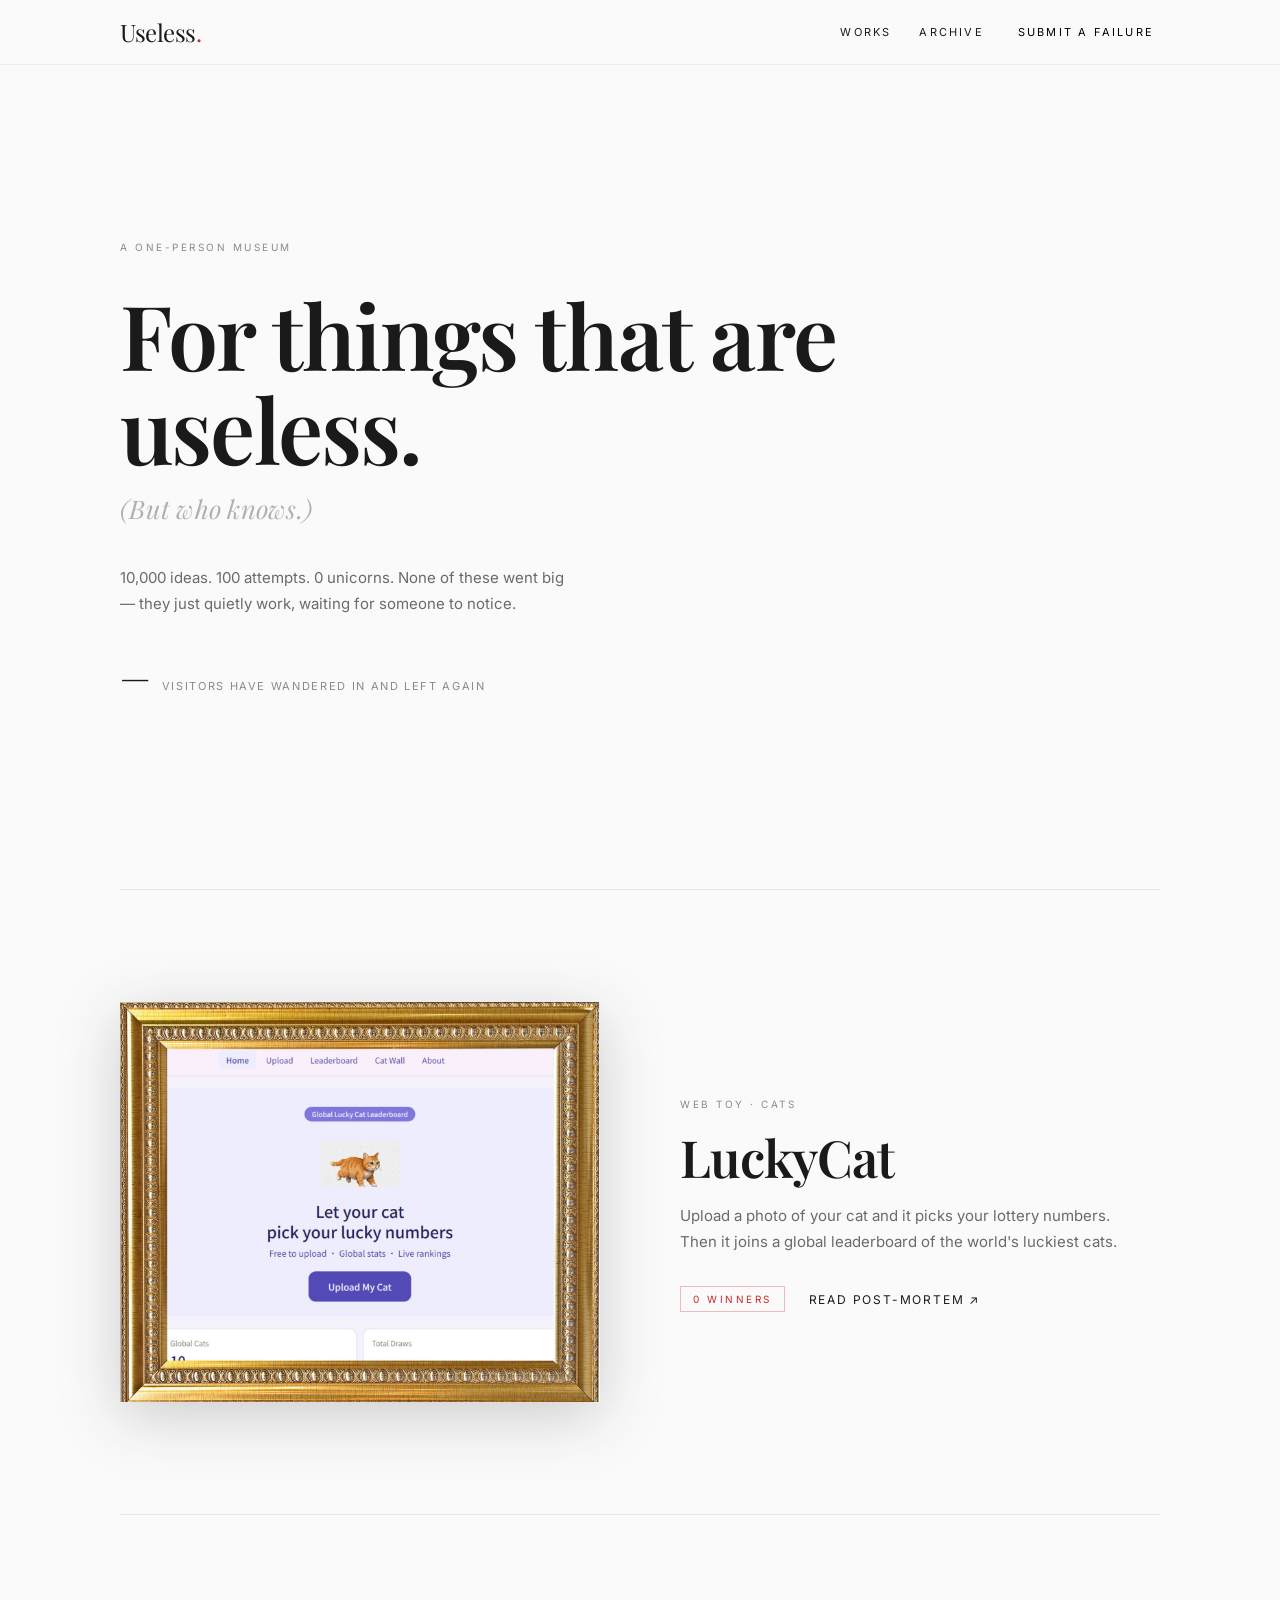
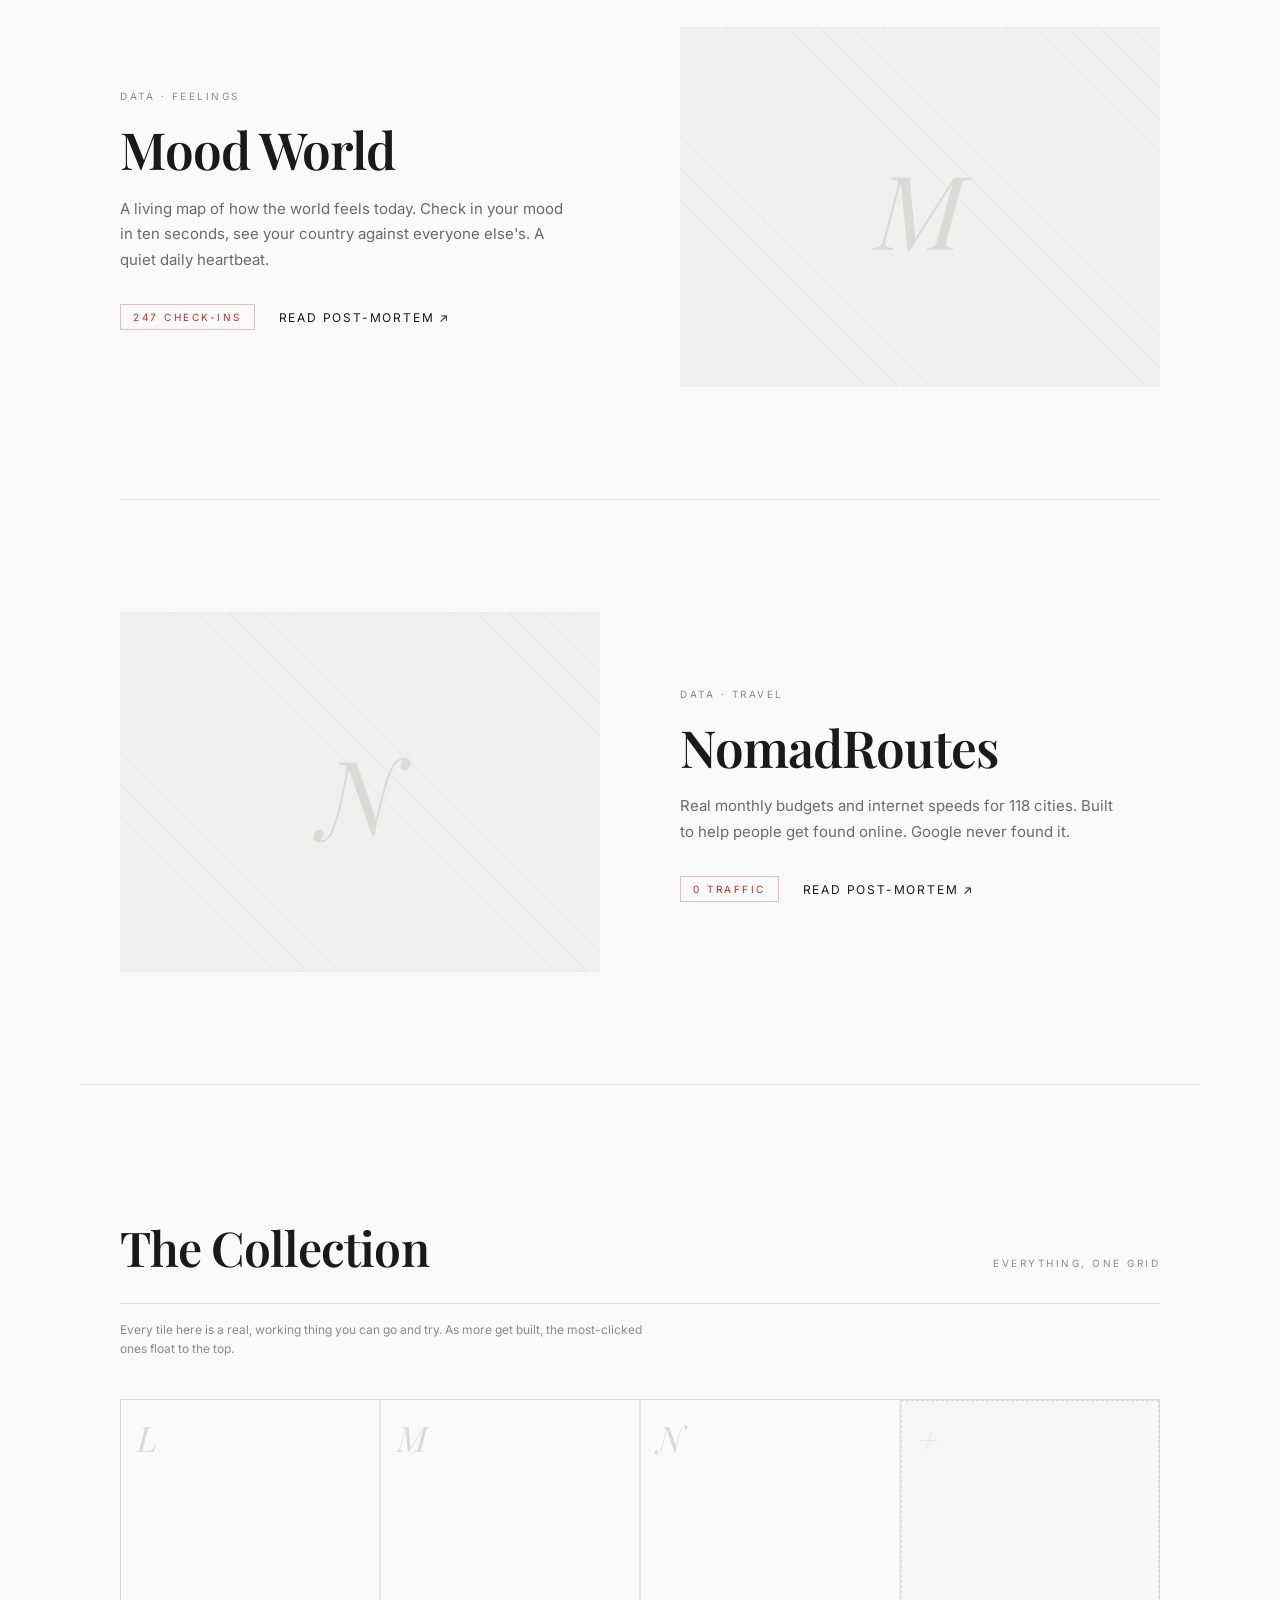
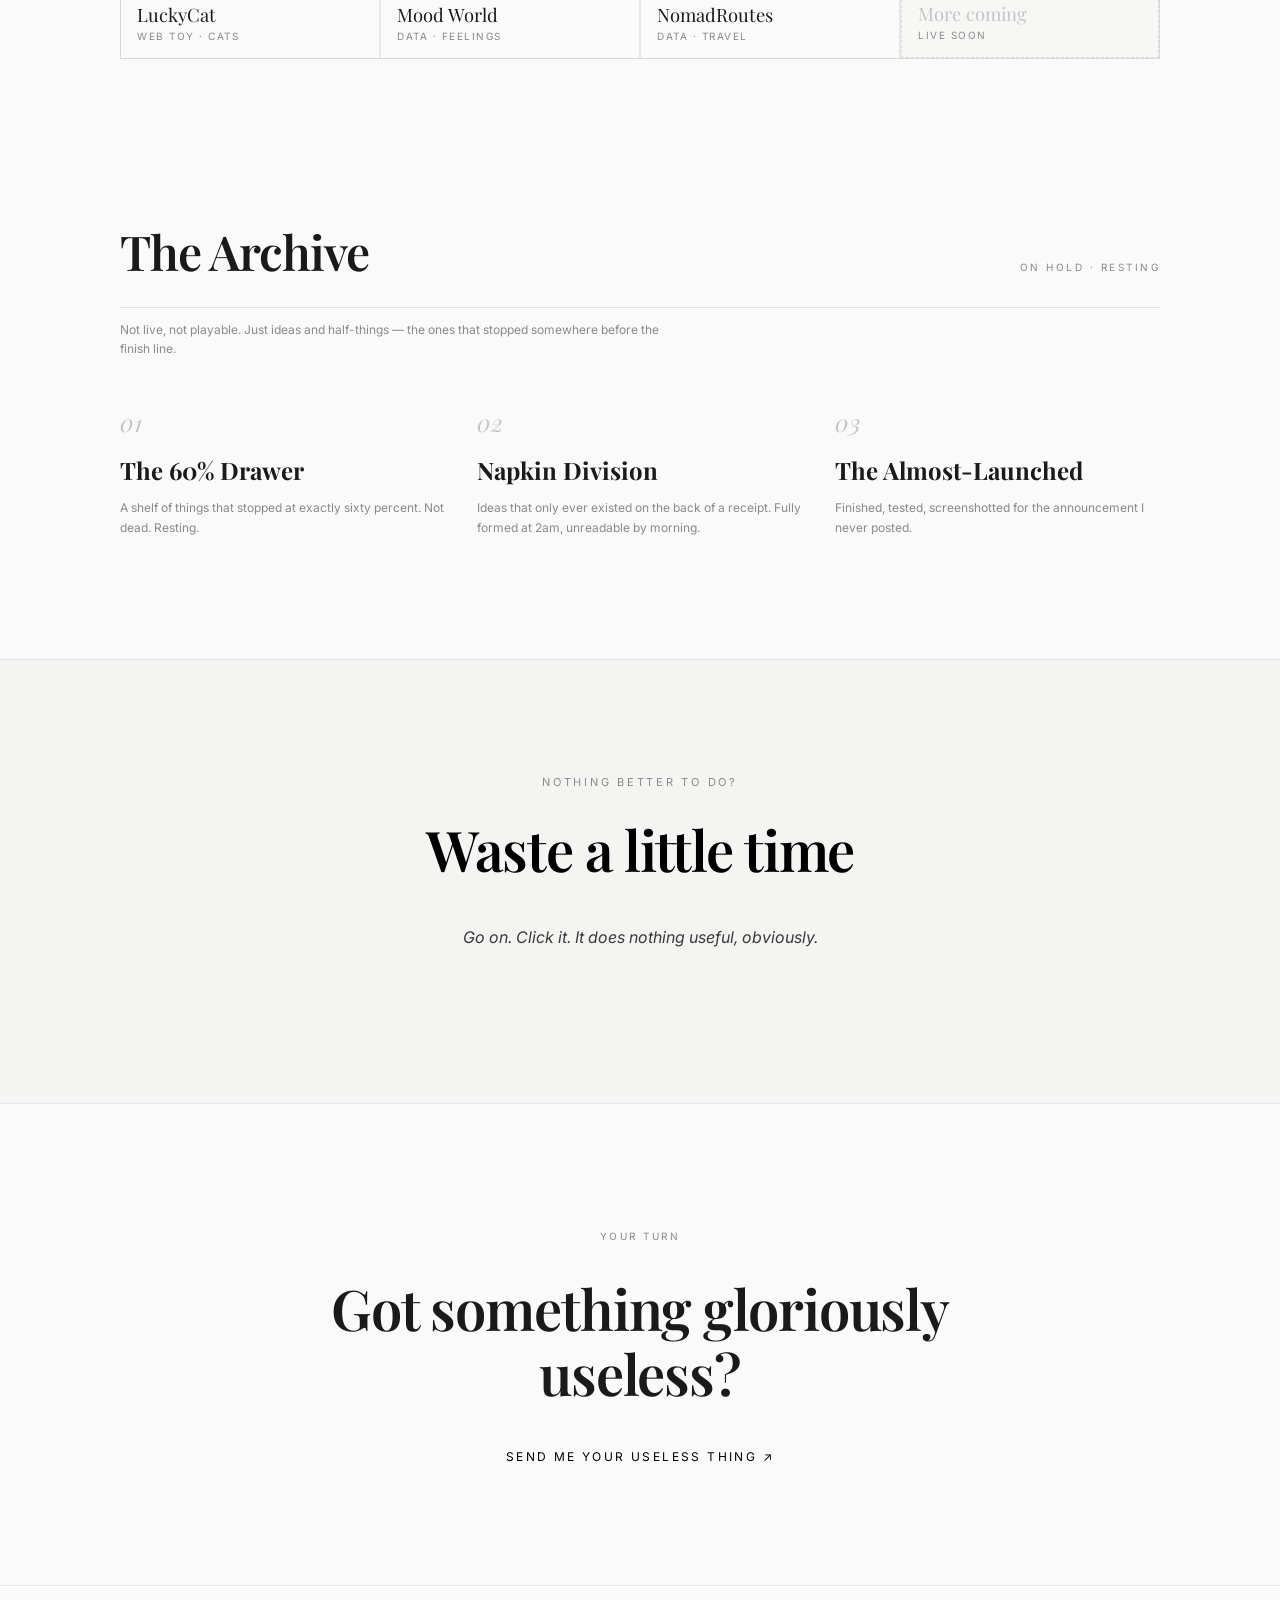
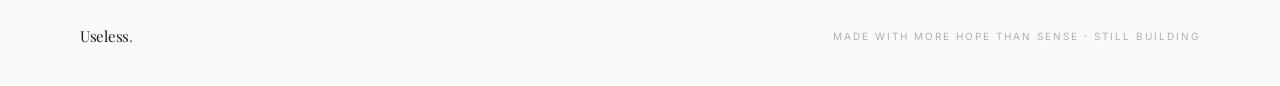
<file: index.html>
<!DOCTYPE html>
<html lang="en">
<head>
<meta charset="utf-8" />
<meta name="viewport" content="width=device-width, initial-scale=1" />
<title>Useless. — a one-person museum of projects that never got their moment</title>
<meta name="description" content="A one-person museum for things that are useless. 10,000 ideas. 100 attempts. 0 unicorns. Projects that quietly work, waiting for someone to notice." />
<meta name="google-site-verification" content="MYq0yzwps03jFdGotB3OZwV_66gnTtj2KEARQ8NL6-0" />
<link rel="canonical" href="https://useless-museum.pages.dev/" />
<meta property="og:site_name" content="Useless." />
<meta property="og:title" content="Useless." />
<meta property="og:description" content="A one-person museum for things that are useless. 10,000 ideas. 100 attempts. 0 unicorns. Projects that quietly work, waiting for someone to notice." />
<meta property="og:type" content="website" />
<meta property="og:url" content="https://useless-museum.pages.dev/" />
<meta name="twitter:card" content="summary_large_image" />
<meta name="theme-color" content="#FAFAFA" />
<link rel="preconnect" href="https://fonts.googleapis.com">
<link rel="preconnect" href="https://fonts.gstatic.com" crossorigin>
<link href="https://fonts.googleapis.com/css2?family=Playfair+Display:ital,wght@0,400;0,500;0,600;0,700;1,400;1,500&family=Inter:wght@400;500;600&display=swap" rel="stylesheet">
<link rel="stylesheet" href="styles.css">
<script async src="https://www.googletagmanager.com/gtag/js?id=G-MBBKFRRSNZ"></script>
<script>
  window.dataLayer = window.dataLayer || [];
  function gtag(){dataLayer.push(arguments);}
  gtag('js', new Date());
  gtag('config', 'G-MBBKFRRSNZ');
</script>
</head>
<body>
<header>
  <div class="wrap hbar">
    <a href="index.html" class="logo hoverred">Useless<span class="dot">.</span></a>
    <nav class="navlinks">
      <a href="index.html#works" class="navlink hoverred">Works</a>
      <a href="index.html#archive" class="navlink hoverred hideS">Archive</a>
      <button class="navlink hoverred" data-submit>Submit a failure</button>
    </nav>
  </div>
</header>
<main>
  <span id="top"></span>
  <section class="hero wrap">
    <span class="tag">A one-person museum</span>
    <h1>For things that are<br>useless.</h1>
    <p class="hero-aside">(But who knows.)</p>
    <p class="sub">10,000 ideas. 100 attempts. 0 unicorns. None of these went big — they just quietly work, waiting for someone to notice.</p>
    <p class="viewcount"><span class="vc-num" id="vc-num">&mdash;</span><span class="vc-label" id="vc-label">visitors have wandered in and left again</span></p>
  </section>

  <section class="wrap"><div class="feat fade"><div class="featgrid"><a class="framed" href="luckycat.html" title="LuckyCat — read the post-mortem">
           <img src="assets/luckycat-framed.jpg" alt="LuckyCat — a working web toy, framed and on display" loading="lazy" />
           <div class="hint"><span>Enter the exhibit ↗</span></div>
         </a><div>
        <span class="tag">Web toy · Cats</span>
        <h3 class="serif"><a href="luckycat.html" class="hoverred">LuckyCat</a></h3>
        <p class="blurb">Upload a photo of your cat and it picks your lottery numbers. Then it joins a global leaderboard of the world's luckiest cats.</p>
        <div style="display:flex; align-items:center; gap:24px; flex-wrap:wrap;">
          <span class="statuschip">0 Winners</span>
          <a href="luckycat.html" class="readpm hoverred">Read post-mortem &#8599;</a>
        </div>
      </div></div></div><div class="feat fade"><div class="featgrid rev"><a class="featimg" href="moodworld.html"><div class="tex"></div><div class="big">M</div></a><div>
        <span class="tag">Data · Feelings</span>
        <h3 class="serif"><a href="moodworld.html" class="hoverred">Mood World</a></h3>
        <p class="blurb">A living map of how the world feels today. Check in your mood in ten seconds, see your country against everyone else's. A quiet daily heartbeat.</p>
        <div style="display:flex; align-items:center; gap:24px; flex-wrap:wrap;">
          <span class="statuschip">247 check-ins</span>
          <a href="moodworld.html" class="readpm hoverred">Read post-mortem &#8599;</a>
        </div>
      </div></div></div><div class="feat fade"><div class="featgrid"><a class="featimg" href="nomadroutes.html"><div class="tex"></div><div class="big">N</div></a><div>
        <span class="tag">Data · Travel</span>
        <h3 class="serif"><a href="nomadroutes.html" class="hoverred">NomadRoutes</a></h3>
        <p class="blurb">Real monthly budgets and internet speeds for 118 cities. Built to help people get found online. Google never found it.</p>
        <div style="display:flex; align-items:center; gap:24px; flex-wrap:wrap;">
          <span class="statuschip">0 Traffic</span>
          <a href="nomadroutes.html" class="readpm hoverred">Read post-mortem &#8599;</a>
        </div>
      </div></div></div></section>

  <section class="works wrap" id="works">
    <div class="works-head"><h2 class="serif">The Collection</h2><span class="tag">everything, one grid</span></div>
    <p class="works-note">Every tile here is a real, working thing you can go and try. As more get built, the most-clicked ones float to the top.</p>
    <div class="grid">
    <a class="cell live" href="luckycat.html">
      <span class="cell-init">L</span>
      <span class="cell-arrow" aria-hidden="true">&#8599;</span>
      <p class="cell-t serif">LuckyCat</p>
      <span class="cell-k">Web toy · Cats</span>
    </a>
    <a class="cell live" href="moodworld.html">
      <span class="cell-init">M</span>
      <span class="cell-arrow" aria-hidden="true">&#8599;</span>
      <p class="cell-t serif">Mood World</p>
      <span class="cell-k">Data · Feelings</span>
    </a>
    <a class="cell live" href="nomadroutes.html">
      <span class="cell-init">N</span>
      <span class="cell-arrow" aria-hidden="true">&#8599;</span>
      <p class="cell-t serif">NomadRoutes</p>
      <span class="cell-k">Data · Travel</span>
    </a>
    <div class="cell soon">
      <span class="cell-init">+</span>
      <p class="cell-t serif">More coming</p>
      <span class="cell-k">Live soon</span>
    </div></div>
  </section>

  <section class="archive wrap" id="archive">
    <div class="archive-head"><h2 class="serif">The Archive</h2><span class="tag">on hold &middot; resting</span></div>
    <p class="archive-note">Not live, not playable. Just ideas and half-things — the ones that stopped somewhere before the finish line.</p>
    <div class="drawers">
    <div class="drawer">
      <span class="n">01</span>
      <h3 class="serif">The 60% Drawer</h3>
      <p>A shelf of things that stopped at exactly sixty percent. Not dead. Resting.</p>
    </div>
    <div class="drawer">
      <span class="n">02</span>
      <h3 class="serif">Napkin Division</h3>
      <p>Ideas that only ever existed on the back of a receipt. Fully formed at 2am, unreadable by morning.</p>
    </div>
    <div class="drawer">
      <span class="n">03</span>
      <h3 class="serif">The Almost-Launched</h3>
      <p>Finished, tested, screenshotted for the announcement I never posted.</p>
    </div></div>
  </section>

  <section class="waste">
    <div class="waste-inner wrap">
      <span class="kick">Nothing better to do?</span>
      <div><button class="waste-btn" id="waste-btn">Waste a little time</button></div>
      <p class="waste-out" id="waste-out">Go on. Click it. It does nothing useful, obviously.</p>
      <p class="waste-count" id="waste-count"></p>
    </div>
  </section>

  <section class="cta">
    <div class="cta-inner wrap">
      <span class="tag">your turn</span>
      <h2 class="serif">Got something gloriously useless?</h2>
      <button class="cta-btn hoverred" data-submit>Send me your useless thing &#8599;</button>
    </div>
  </section>
</main>
<footer>
  <div class="wrap foot">
    <a href="index.html" class="logo" style="font-size:15px;">Useless<span class="dot">.</span></a>
    <span class="fnote">Made with more hope than sense · Still building</span>
  </div>
</footer>
<div class="modal-bg" id="modal">
  <div class="modal">
    <button class="modal-x" id="modal-x" aria-label="Close">&#10005;</button>
    <span class="tag">your turn</span>
    <h3 class="serif">Throw it at me.</h3>
    <p>A dead side project. A tool only you use. An idea that never left the napkin. I'll put it on the shelf.</p>
    <a href="mailto:hello@example.com?subject=I%20made%20something%20useless" class="modal-send">Send me your useless thing &#8599;</a>
  </div>
</div>
<div class="toast" id="toast"></div>
<button class="totop" id="totop" aria-label="Back to top">
  <svg viewBox="0 0 24 24" fill="none" stroke="currentColor" stroke-width="2" stroke-linecap="round" stroke-linejoin="round"><path d="M12 19V5"/><path d="M5 12l7-7 7 7"/></svg>
</button>
<script>

var modal=document.getElementById('modal');
document.addEventListener('click',function(e){
  if(e.target.closest('[data-submit]')){ modal.classList.add('open'); }
});
document.getElementById('modal-x').addEventListener('click',function(){modal.classList.remove('open');});
modal.addEventListener('click',function(e){ if(e.target.id==='modal') modal.classList.remove('open'); });
var toastTimer;
function toast(m){var el=document.getElementById('toast');el.textContent=m;el.classList.add('show');clearTimeout(toastTimer);toastTimer=setTimeout(function(){el.classList.remove('show');},2600);}
/* back to top */
var totop=document.getElementById('totop');
if(totop){
  window.addEventListener('scroll',function(){ if(window.scrollY>400) totop.classList.add('show'); else totop.classList.remove('show'); });
  totop.addEventListener('click',function(){ window.scrollTo({top:0, behavior:'smooth'}); });
}

/* waste-time easter egg */
var W_OPENERS=["You wasted","You just spent","You gave away","You donated","You sacrificed","You threw away","You invested","You burned","You surrendered","You misplaced"];
var W_AMOUNTS=["3 seconds","a moment","precisely one heartbeat","some of your finite time","a small piece of today","4.2 seconds","an unrecoverable instant","a click's worth of life","the exact time it takes a cat to blink","a breath you'll never get back"];
var W_TAILS=["Beautifully.","On purpose, apparently.","And for what.","No refunds.","A bold choice.","Somewhere, a productivity coach felt a chill.","The button remains unmoved.","This changes nothing.","Efficient? No. Honest? Also no.","And yet you'll do it again.","A cat somewhere just judged you.","Congratulations, nothing happened.","The void says hi.","Peak performance.","This is what you're like."];
var W_STANDALONE=["This button does nothing. You already knew that.","Still nothing. Impressive commitment.","Somewhere a spreadsheet is crying.","Achievement unlocked: absolutely none.","You have reached the end of the internet. There is no prize.","A pigeon has been notified of your click.","Loading meaning… failed. Please try being productive.","That click has been added to your permanent record of small mistakes.","你又滑了一下。什麼都沒發生。","Certified: you have too much free time."];
var wasteCount=0,lastWaste="";
function wasteMessage(){var m;do{if(Math.random()<0.2){m=W_STANDALONE[Math.floor(Math.random()*W_STANDALONE.length)];}else{m=W_OPENERS[Math.floor(Math.random()*W_OPENERS.length)]+" "+W_AMOUNTS[Math.floor(Math.random()*W_AMOUNTS.length)]+". "+W_TAILS[Math.floor(Math.random()*W_TAILS.length)];}}while(m===lastWaste);lastWaste=m;return m;}
document.getElementById('waste-btn').addEventListener('click',function(){
  var out=document.getElementById('waste-out');out.style.opacity='0';
  setTimeout(function(){out.textContent=wasteMessage();out.style.opacity='1';wasteCount++;
    document.getElementById('waste-count').textContent=wasteCount+' second'+(wasteCount===1?'':'s')+' of your life, gone';},130);
});
/* real visitor counter */
var COUNTER_BASE="https://api.counterapi.dev/v1/useless-museum/homepage";
function animateCount(el,target){var dur=900,start=performance.now();function tick(now){var t=Math.min((now-start)/dur,1);var e=1-Math.pow(1-t,3);el.textContent=Math.round(target*e).toLocaleString();if(t<1)requestAnimationFrame(tick);else el.textContent=target.toLocaleString();}requestAnimationFrame(tick);}
(function(){
  var numEl=document.getElementById('vc-num');
  var labelEl=document.getElementById('vc-label');
  var counted=sessionStorage.getItem('uselessCounted');
  var attempt=0;
  function hit(){
    attempt++;
    // first attempt increments (/up) unless already counted this session; retries are read-only
    var url = COUNTER_BASE + ((!counted && attempt===1) ? '/up' : '');
    fetch(url).then(function(r){return r.ok?r.json():Promise.reject();}).then(function(d){
      if(!d||typeof d.count!=='number') throw 0;
      if(!counted) sessionStorage.setItem('uselessCounted','1');
      animateCount(numEl,d.count);
    }).catch(function(){
      if(attempt<3){ setTimeout(hit, 1200); }   // retry a couple of times before giving up
      else { numEl.textContent='—'; labelEl.textContent='visitors, give or take (the counter naps sometimes)'; }
    });
  }
  hit();
})();
/* scroll reveal */
var io=new IntersectionObserver(function(es){es.forEach(function(en){if(en.isIntersecting){en.target.classList.add('in');io.unobserve(en.target);}});},{rootMargin:'-60px'});
document.querySelectorAll('.feat').forEach(function(el){io.observe(el);});
</script>
</body></html>
</file>
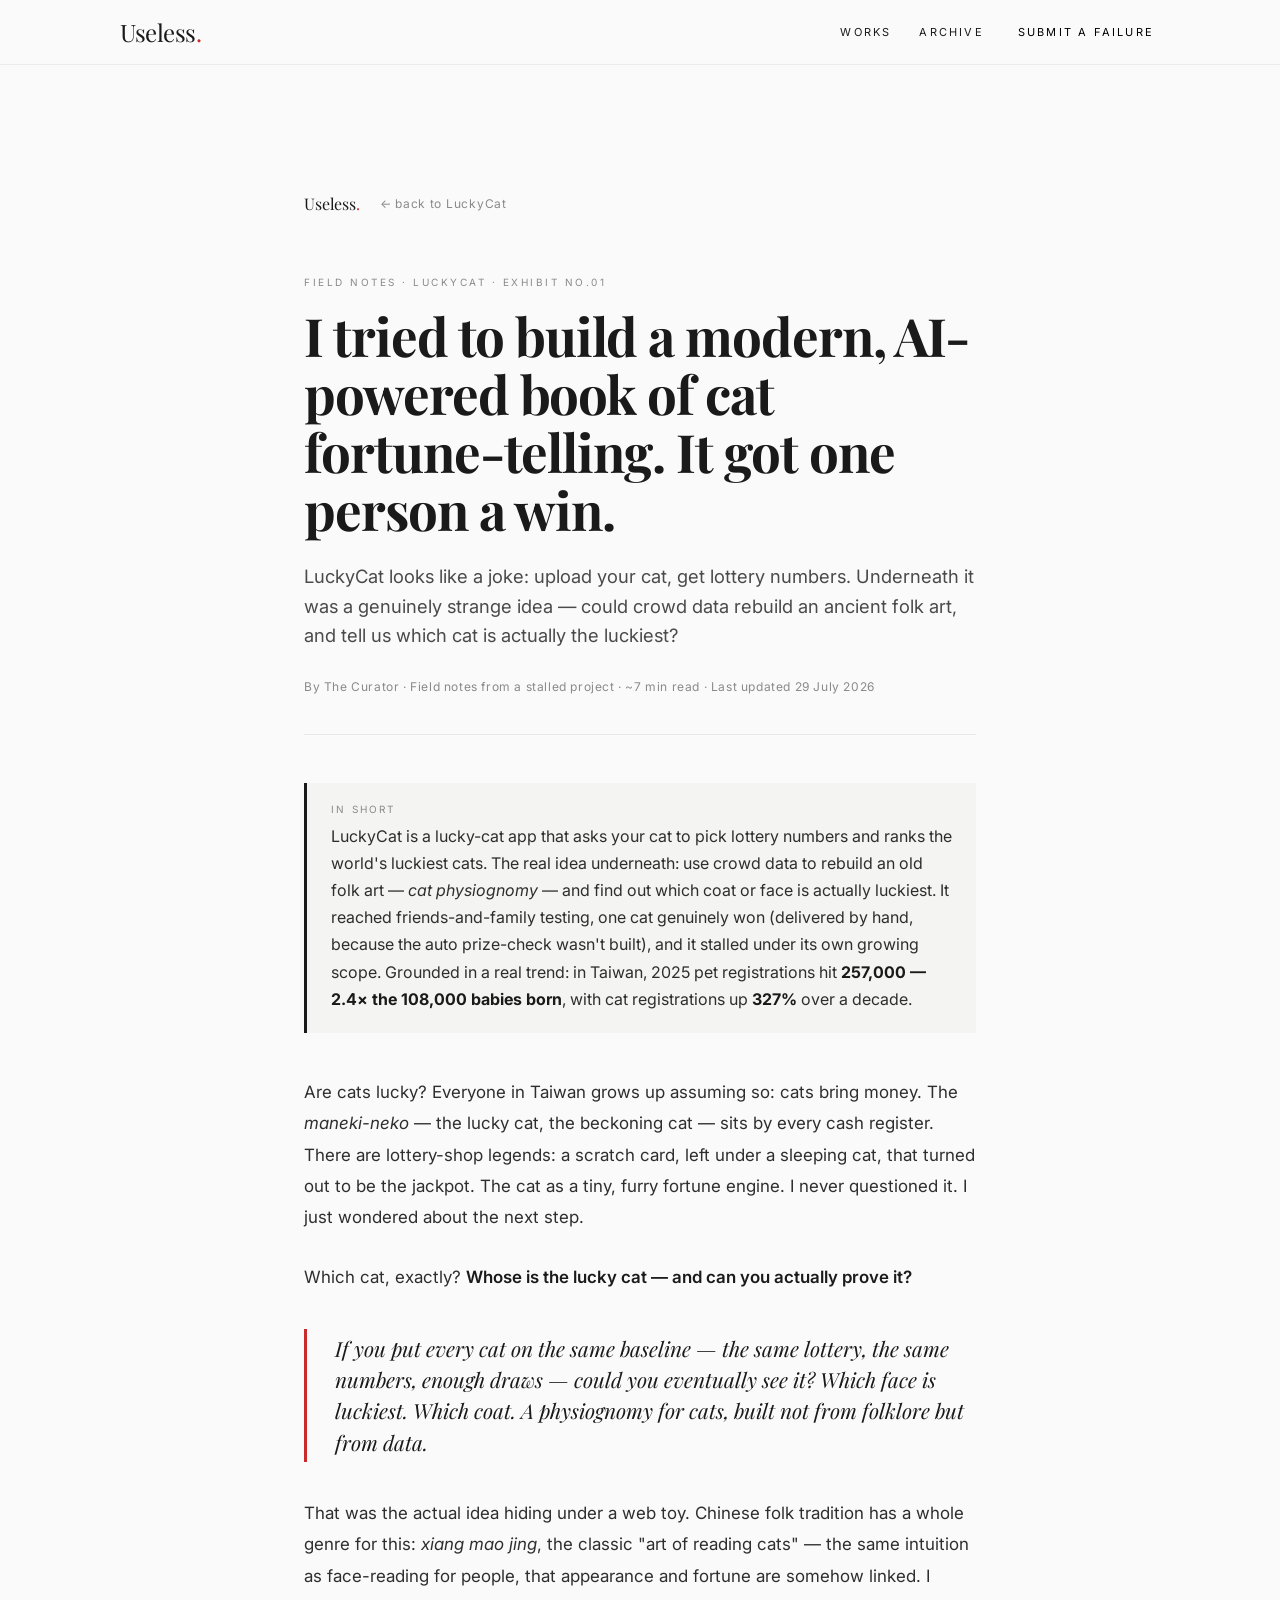
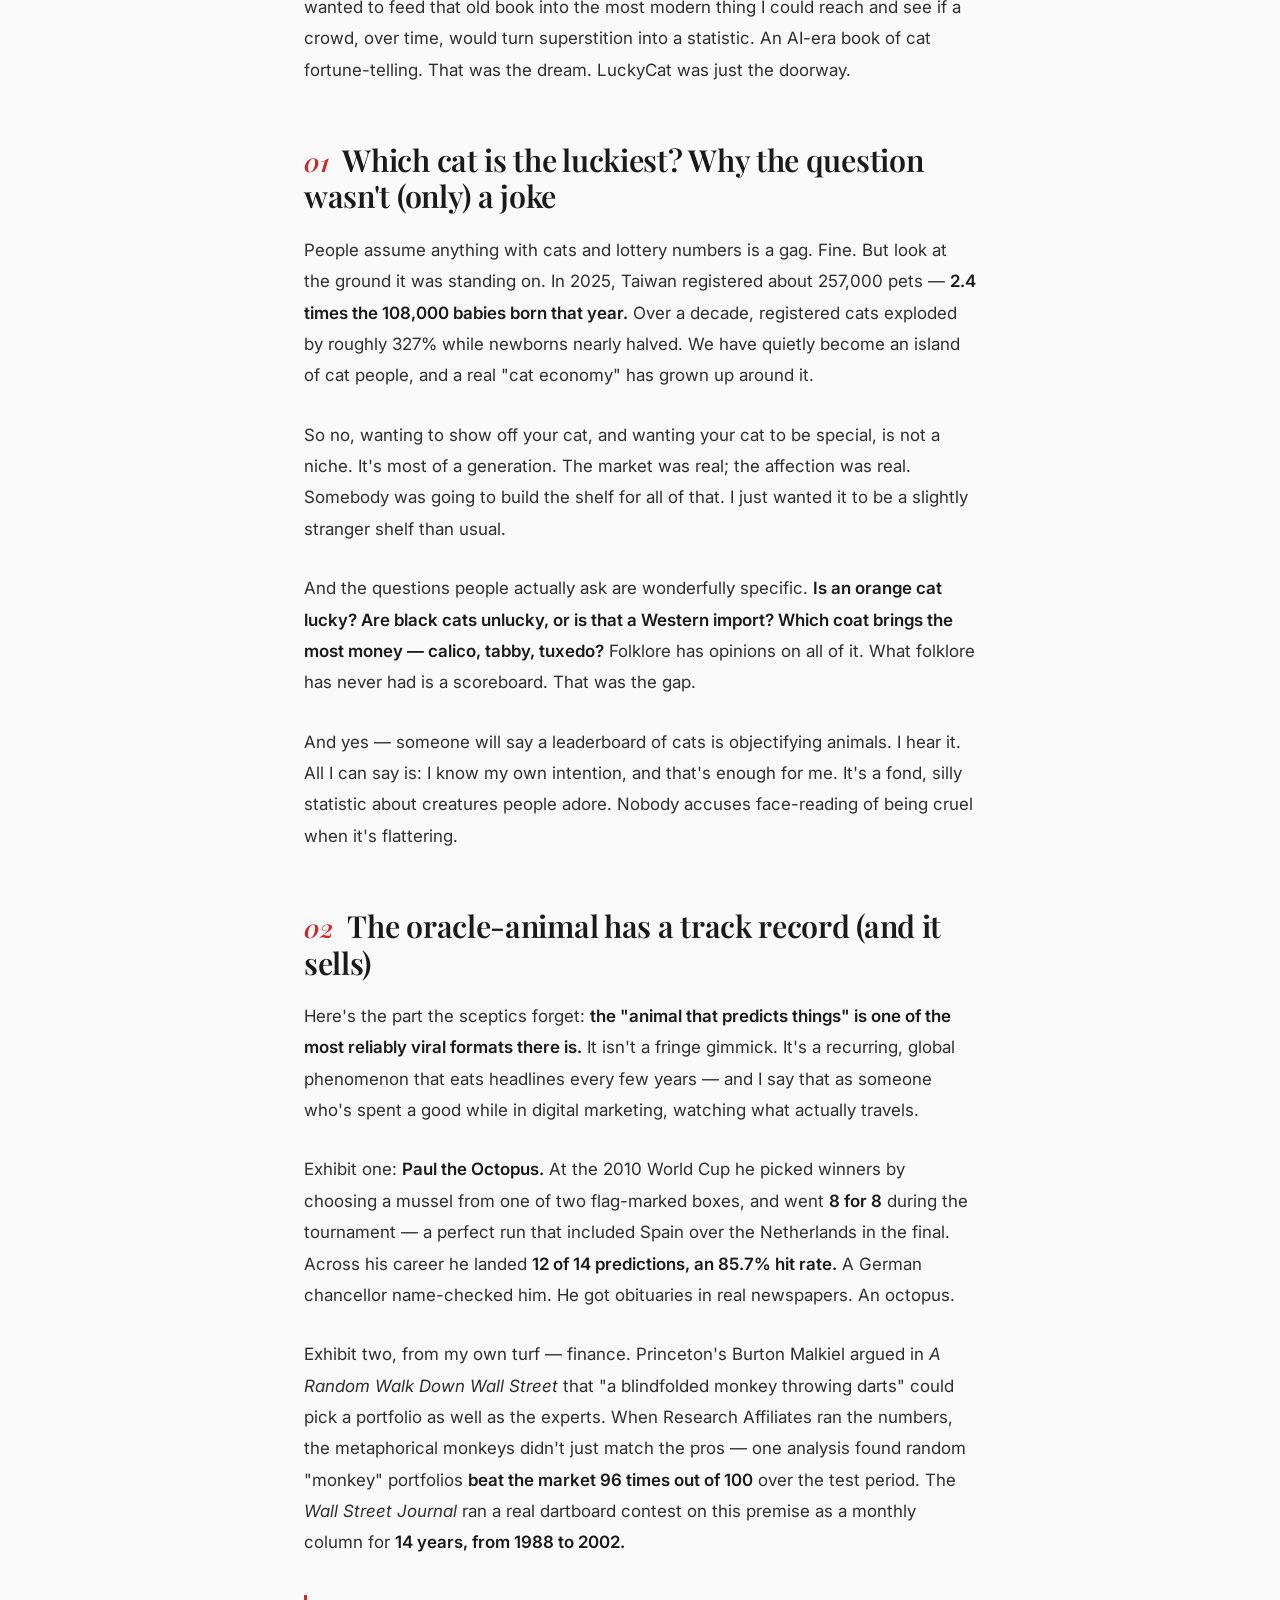
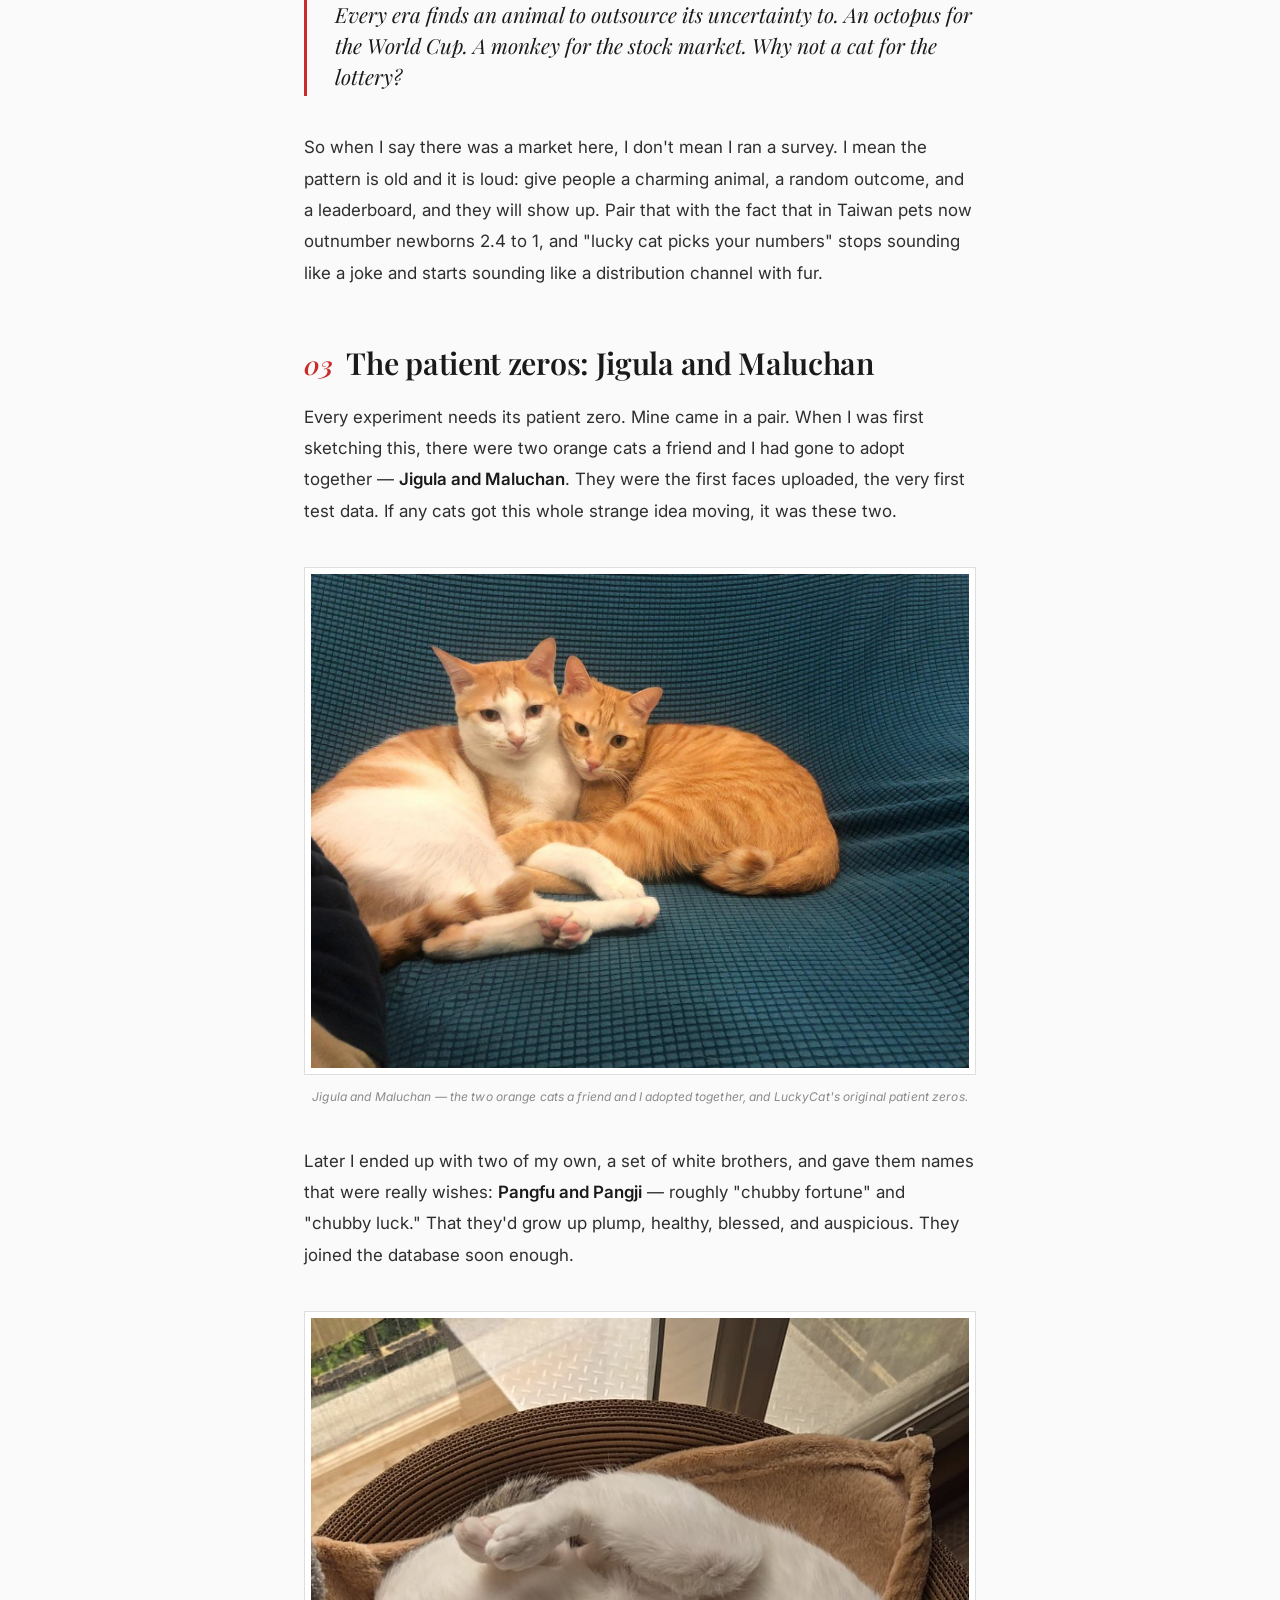
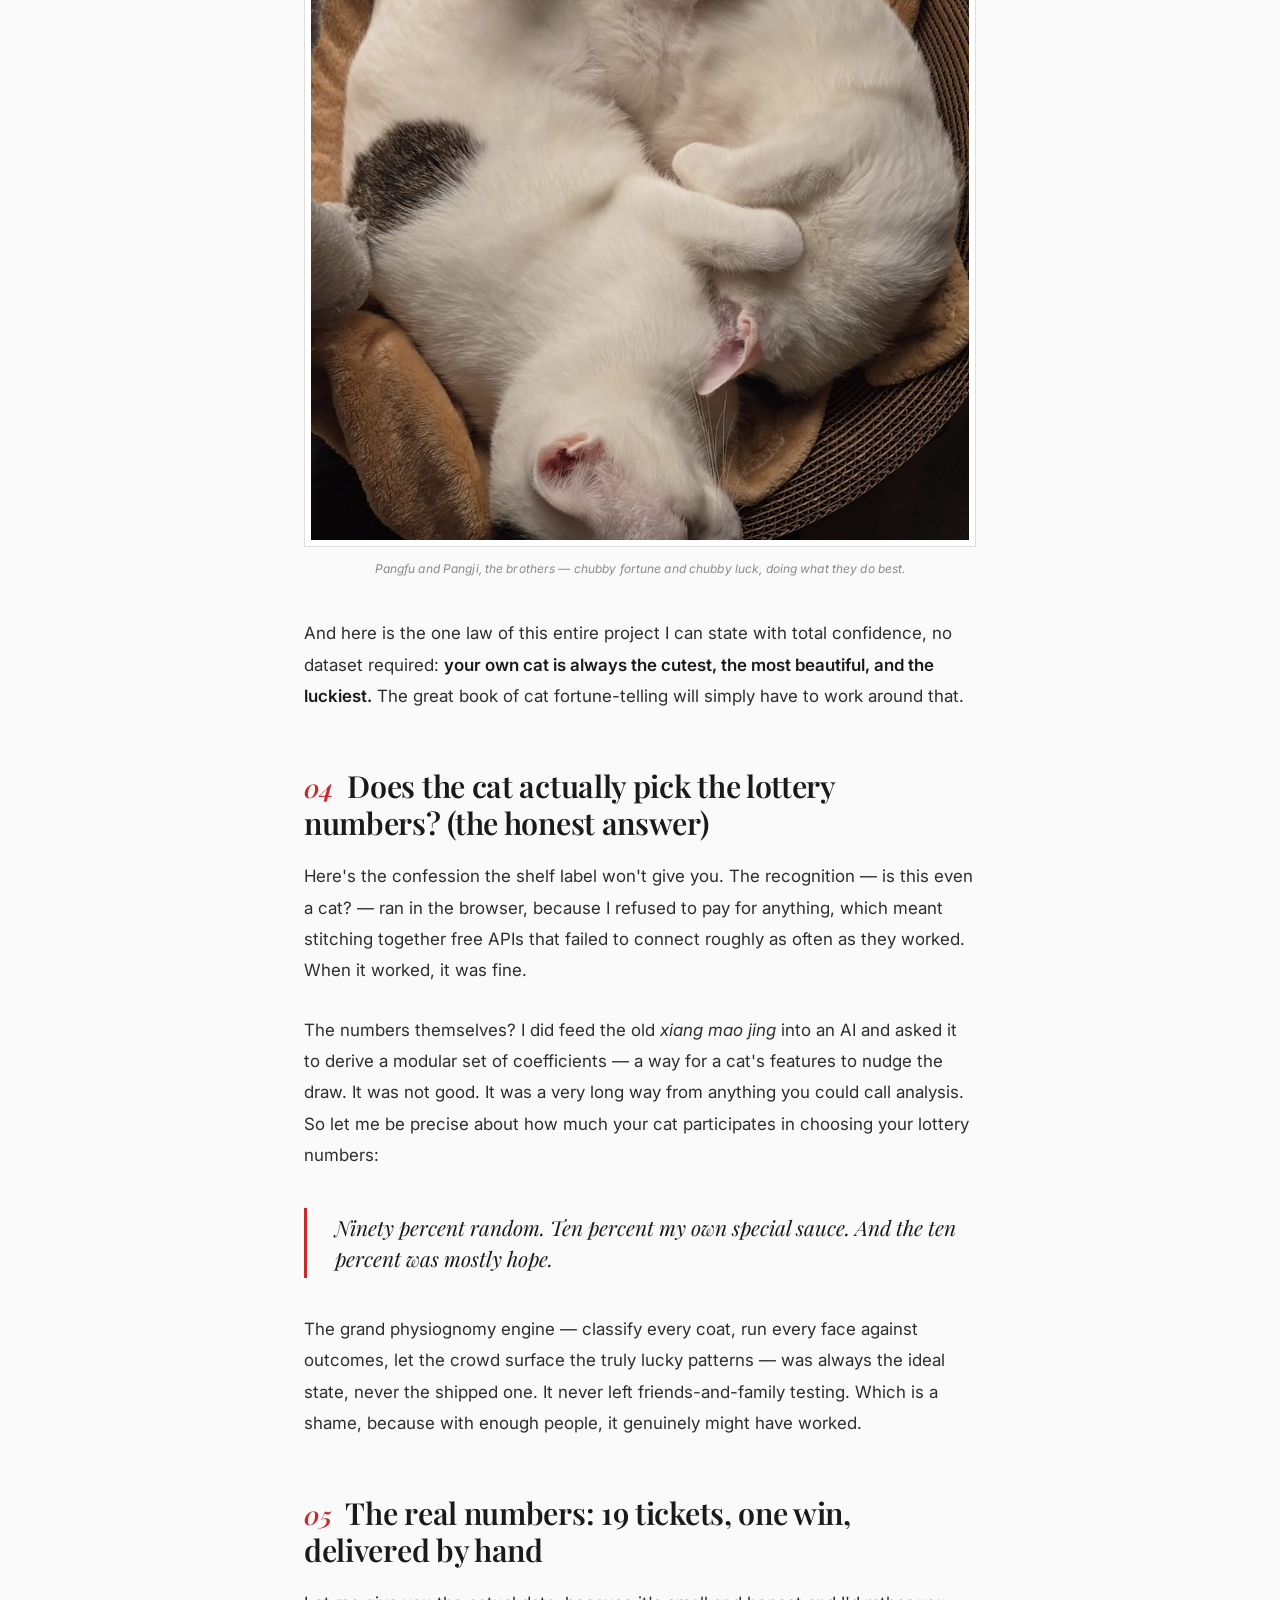
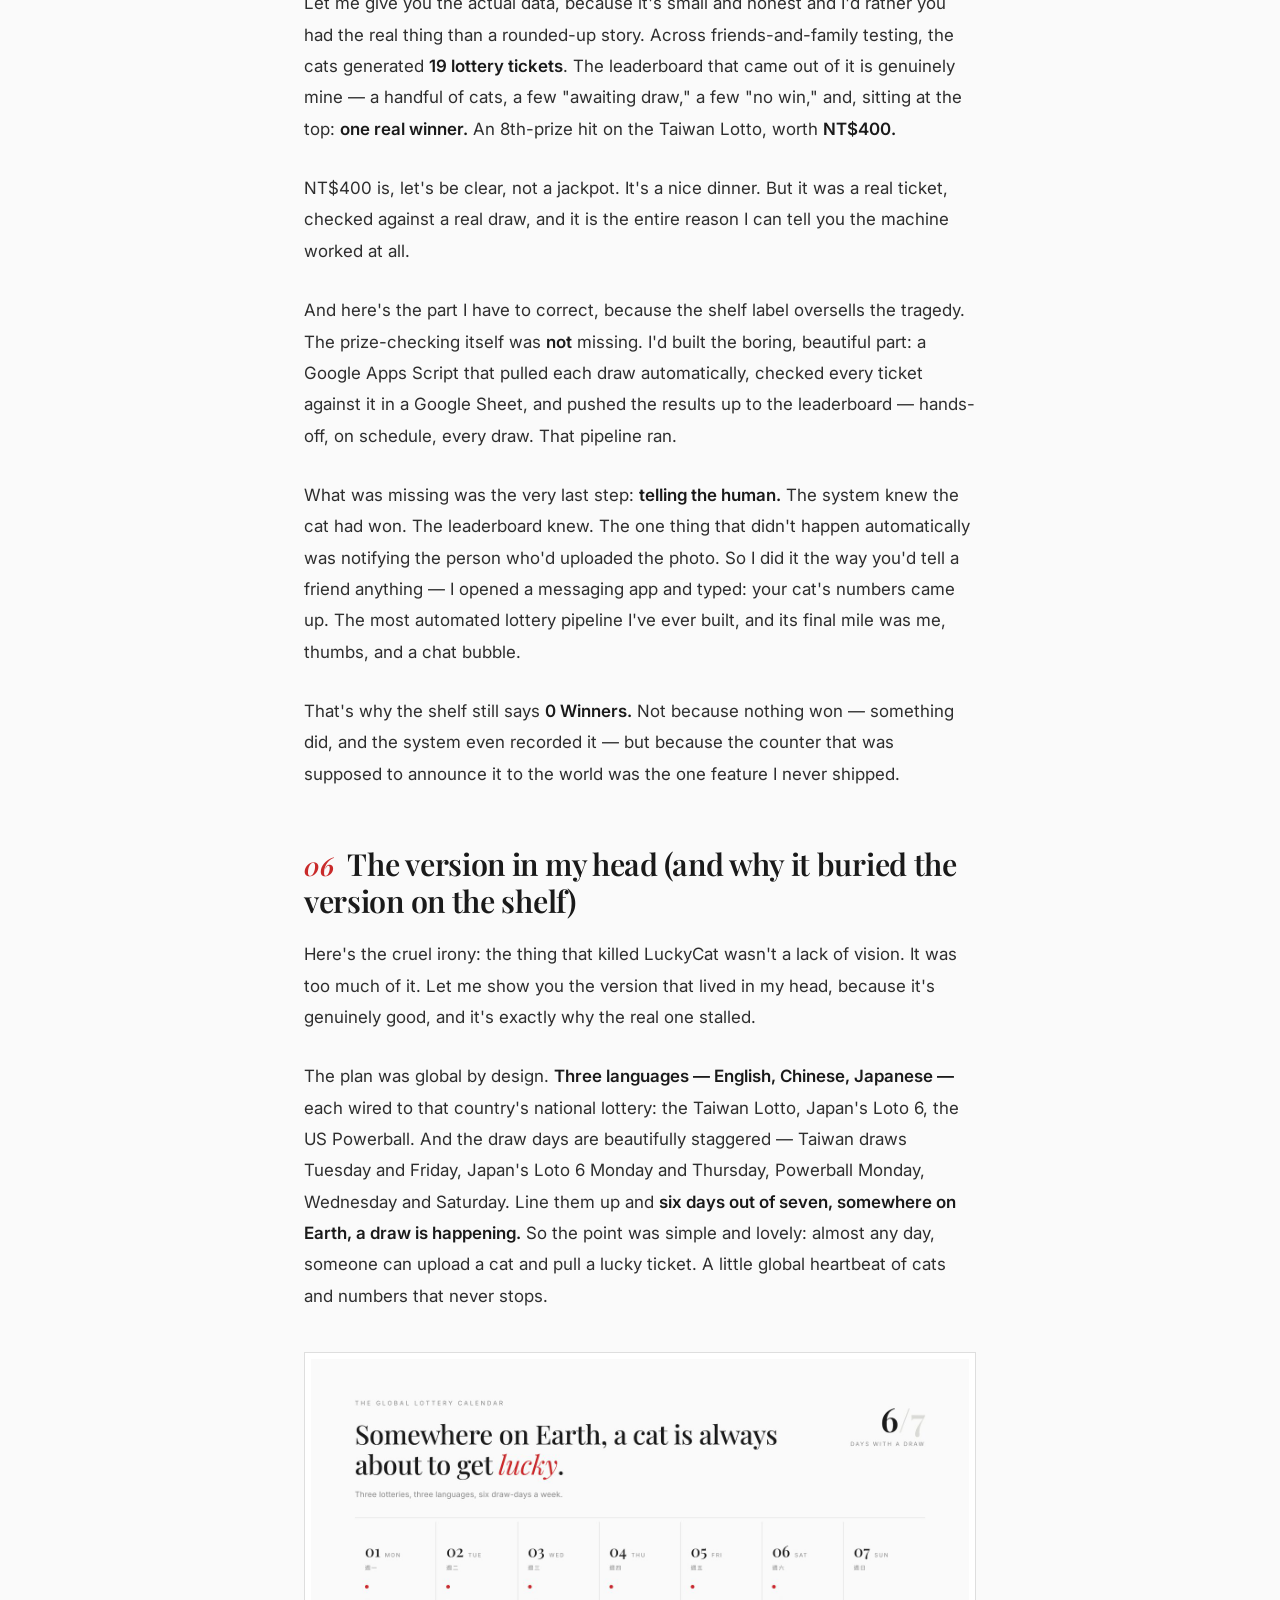
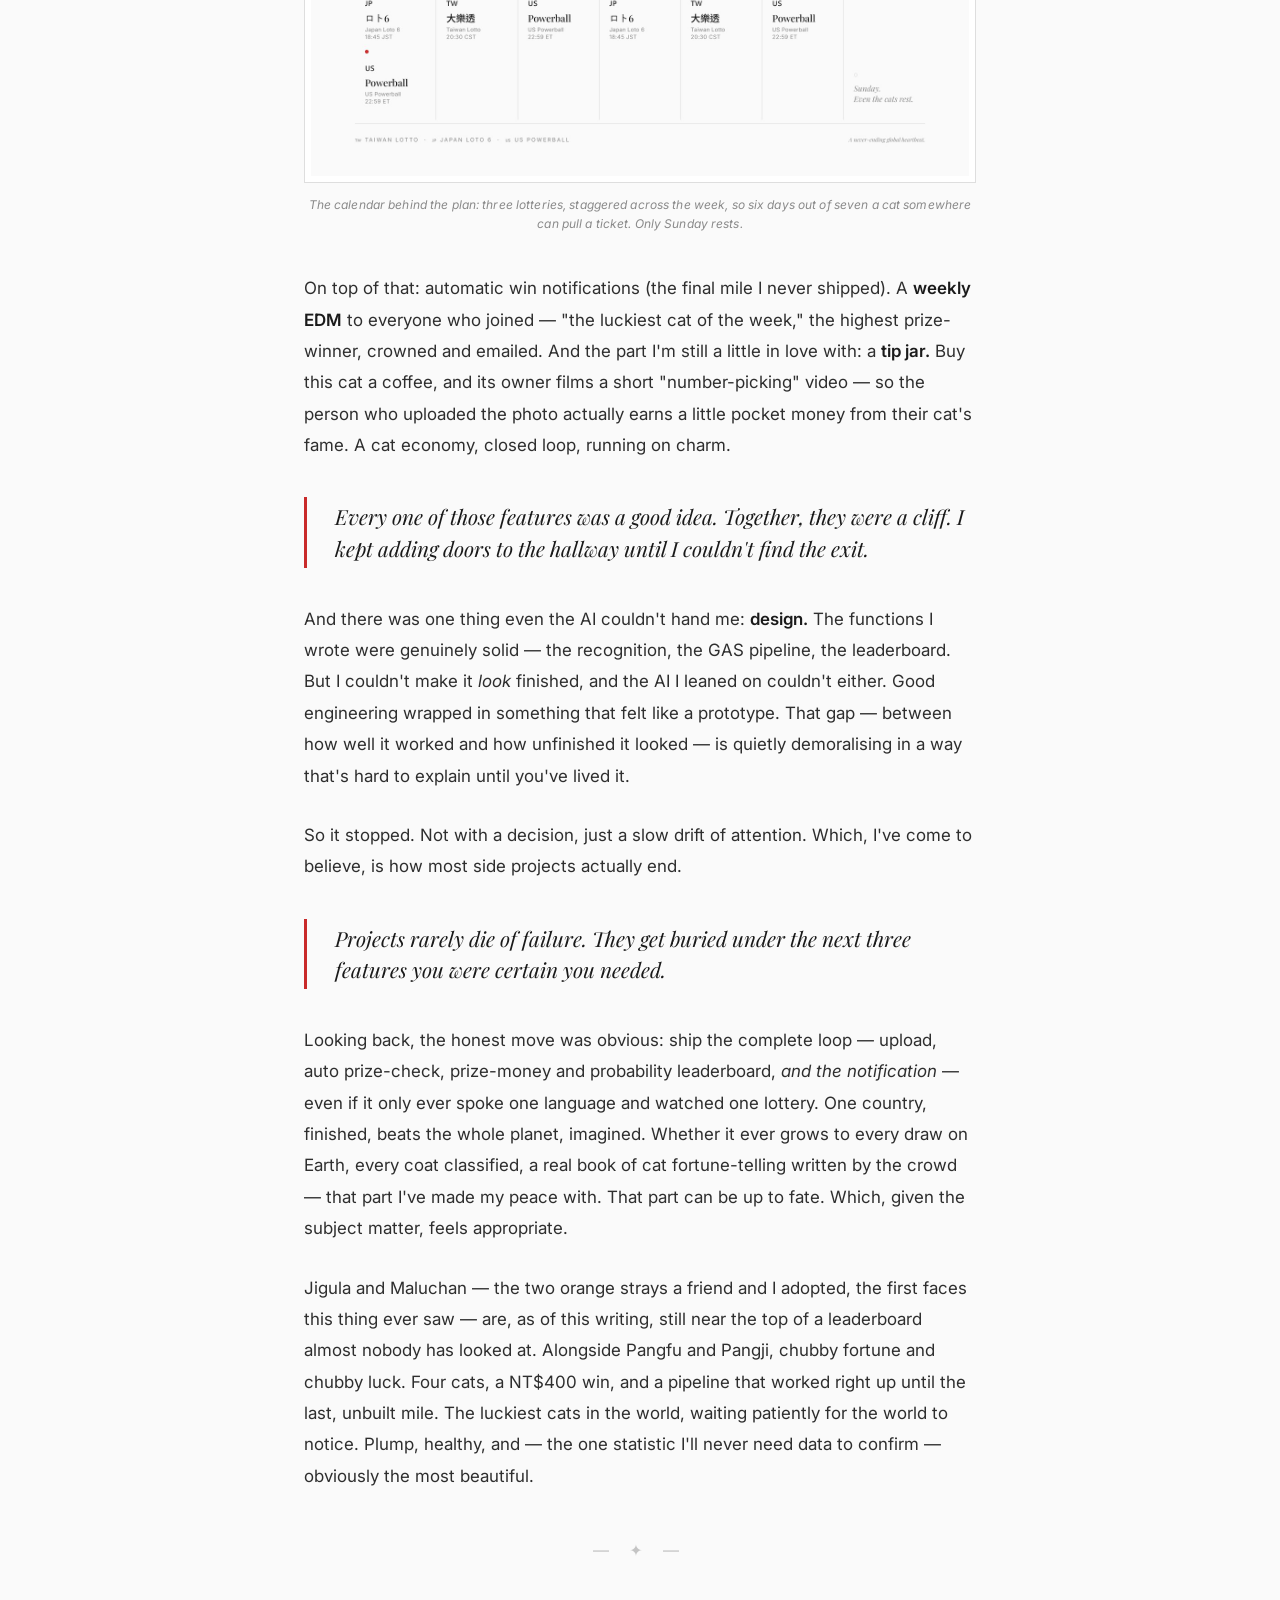
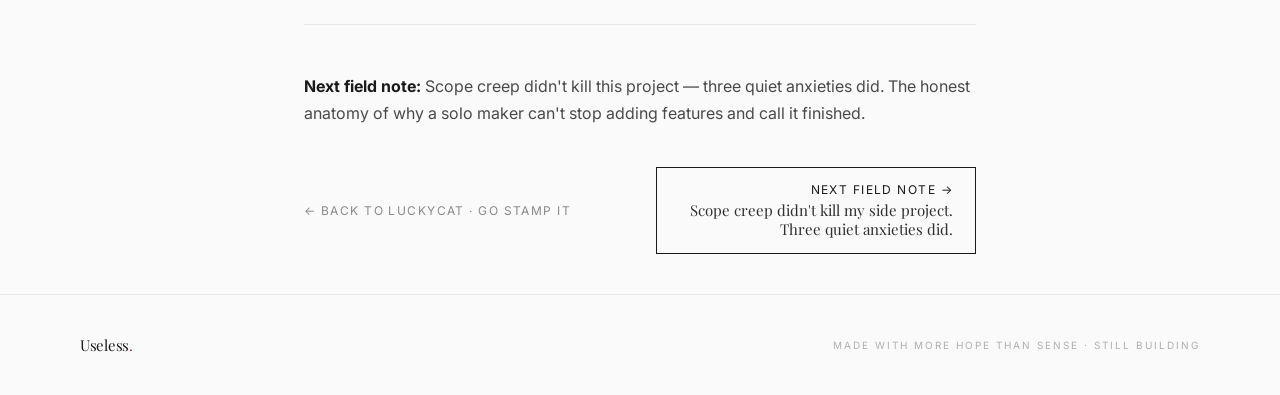
<file: luckycat-lucky-cat-census.html>
<!DOCTYPE html>
<html lang="en">
<head>
<meta charset="utf-8" />
<meta name="viewport" content="width=device-width, initial-scale=1" />
<title>I tried to build a modern, AI-powered book of cat fortune-telling. It got one person a win. · Useless.</title>
<meta name="description" content="Are cats lucky? LuckyCat lets you upload a cat photo, get lottery numbers, and rank the world's luckiest cats — a maneki-neko backed by data. Here's how far it got." />
<meta name="google-site-verification" content="MYq0yzwps03jFdGotB3OZwV_66gnTtj2KEARQ8NL6-0" />
<link rel="canonical" href="https://useless-museum.pages.dev/luckycat-lucky-cat-census.html" />
<meta property="og:site_name" content="Useless." />
<meta property="og:title" content="I tried to build a modern, AI-powered book of cat fortune-telling. It got one person a win." />
<meta property="og:description" content="Are cats lucky? LuckyCat lets you upload a cat photo, get lottery numbers, and rank the world's luckiest cats — a maneki-neko backed by data. Here's how far it got." />
<meta property="og:type" content="article" />
<meta property="og:url" content="https://useless-museum.pages.dev/luckycat-lucky-cat-census.html" />
<meta name="twitter:card" content="summary_large_image" />
<meta name="theme-color" content="#FAFAFA" />
<link rel="preconnect" href="https://fonts.googleapis.com">
<link rel="preconnect" href="https://fonts.gstatic.com" crossorigin>
<link href="https://fonts.googleapis.com/css2?family=Playfair+Display:ital,wght@0,400;0,500;0,600;0,700;1,400;1,500&family=Inter:wght@400;500;600&display=swap" rel="stylesheet">
<link rel="stylesheet" href="styles.css">
<script async src="https://www.googletagmanager.com/gtag/js?id=G-MBBKFRRSNZ"></script>
<script>
  window.dataLayer = window.dataLayer || [];
  function gtag(){dataLayer.push(arguments);}
  gtag('js', new Date());
  gtag('config', 'G-MBBKFRRSNZ');
</script>
</head>
<body>
<header>
  <div class="wrap hbar">
    <a href="index.html" class="logo hoverred">Useless<span class="dot">.</span></a>
    <nav class="navlinks">
      <a href="index.html#works" class="navlink hoverred">Works</a>
      <a href="index.html#archive" class="navlink hoverred hideS">Archive</a>
      <button class="navlink hoverred" data-submit>Submit a failure</button>
    </nav>
  </div>
</header>
<article>
  <div class="art-wrap">
    <div class="art-crumbs">
      <a href="index.html" class="art-home hoverred">Useless<span class="dot">.</span></a>
      <a href="luckycat.html" class="art-back hoverred">&#8592; back to LuckyCat</a>
    </div>
    <span class="tag">field notes · LuckyCat · exhibit no.01</span>
    <h1 class="art-title serif">I tried to build a modern, AI-powered book of cat fortune-telling. It got one person a win.</h1>
    <p class="art-standfirst">LuckyCat looks like a joke: upload your cat, get lottery numbers. Underneath it was a genuinely strange idea — could crowd data rebuild an ancient folk art, and tell us which cat is actually the luckiest?</p>
    <p class="art-byline">By The Curator · Field notes from a stalled project · ~7 min read &middot; <time datetime="2026-07-29">Last updated 29 July 2026</time></p>
    <div class="art-tldr"><span class="art-tldr-label">In short</span><p>LuckyCat is a lucky-cat app that asks your cat to pick lottery numbers and ranks the world's luckiest cats. The real idea underneath: use crowd data to rebuild an old folk art — <em>cat physiognomy</em> — and find out which coat or face is actually luckiest. It reached friends-and-family testing, one cat genuinely won (delivered by hand, because the auto prize-check wasn't built), and it stalled under its own growing scope. Grounded in a real trend: in Taiwan, 2025 pet registrations hit <strong>257,000 — 2.4× the 108,000 babies born</strong>, with cat registrations up <strong>327%</strong> over a decade.</p></div>
    <div class="art-body">
<p>Are cats lucky? Everyone in Taiwan grows up assuming so: cats bring money. The <em>maneki-neko</em> — the lucky cat, the beckoning cat — sits by every cash register. There are lottery-shop legends: a scratch card, left under a sleeping cat, that turned out to be the jackpot. The cat as a tiny, furry fortune engine. I never questioned it. I just wondered about the next step.</p>
<p>Which cat, exactly? <strong>Whose is the lucky cat — and can you actually prove it?</strong></p>
<blockquote>If you put every cat on the same baseline — the same lottery, the same numbers, enough draws — could you eventually see it? Which face is luckiest. Which coat. A physiognomy for cats, built not from folklore but from data.</blockquote>
<p>That was the actual idea hiding under a web toy. Chinese folk tradition has a whole genre for this: <em>xiang mao jing</em>, the classic "art of reading cats" — the same intuition as face-reading for people, that appearance and fortune are somehow linked. I wanted to feed that old book into the most modern thing I could reach and see if a crowd, over time, would turn superstition into a statistic. An AI-era book of cat fortune-telling. That was the dream. LuckyCat was just the doorway.</p>
<h2><span class="hn">01</span>Which cat is the luckiest? Why the question wasn't (only) a joke</h2>
<p>People assume anything with cats and lottery numbers is a gag. Fine. But look at the ground it was standing on. In 2025, Taiwan registered about 257,000 pets — <strong>2.4 times the 108,000 babies born that year.</strong> Over a decade, registered cats exploded by roughly 327% while newborns nearly halved. We have quietly become an island of cat people, and a real "cat economy" has grown up around it.</p>
<p>So no, wanting to show off your cat, and wanting your cat to be special, is not a niche. It's most of a generation. The market was real; the affection was real. Somebody was going to build the shelf for all of that. I just wanted it to be a slightly stranger shelf than usual.</p>
<p>And the questions people actually ask are wonderfully specific. <strong>Is an orange cat lucky? Are black cats unlucky, or is that a Western import? Which coat brings the most money — calico, tabby, tuxedo?</strong> Folklore has opinions on all of it. What folklore has never had is a scoreboard. That was the gap.</p>
<p>And yes — someone will say a leaderboard of cats is objectifying animals. I hear it. All I can say is: I know my own intention, and that's enough for me. It's a fond, silly statistic about creatures people adore. Nobody accuses face-reading of being cruel when it's flattering.</p>
<h2><span class="hn">02</span>The oracle-animal has a track record (and it sells)</h2>
<p>Here's the part the sceptics forget: <strong>the "animal that predicts things" is one of the most reliably viral formats there is.</strong> It isn't a fringe gimmick. It's a recurring, global phenomenon that eats headlines every few years — and I say that as someone who's spent a good while in digital marketing, watching what actually travels.</p>
<p>Exhibit one: <strong>Paul the Octopus.</strong> At the 2010 World Cup he picked winners by choosing a mussel from one of two flag-marked boxes, and went <strong>8 for 8</strong> during the tournament — a perfect run that included Spain over the Netherlands in the final. Across his career he landed <strong>12 of 14 predictions, an 85.7% hit rate.</strong> A German chancellor name-checked him. He got obituaries in real newspapers. An octopus.</p>
<p>Exhibit two, from my own turf — finance. Princeton's Burton Malkiel argued in <em>A Random Walk Down Wall Street</em> that "a blindfolded monkey throwing darts" could pick a portfolio as well as the experts. When Research Affiliates ran the numbers, the metaphorical monkeys didn't just match the pros — one analysis found random "monkey" portfolios <strong>beat the market 96 times out of 100</strong> over the test period. The <em>Wall Street Journal</em> ran a real dartboard contest on this premise as a monthly column for <strong>14 years, from 1988 to 2002.</strong></p>
<blockquote>Every era finds an animal to outsource its uncertainty to. An octopus for the World Cup. A monkey for the stock market. Why not a cat for the lottery?</blockquote>
<p>So when I say there was a market here, I don't mean I ran a survey. I mean the pattern is old and it is loud: give people a charming animal, a random outcome, and a leaderboard, and they will show up. Pair that with the fact that in Taiwan pets now outnumber newborns 2.4 to 1, and "lucky cat picks your numbers" stops sounding like a joke and starts sounding like a distribution channel with fur.</p>
<h2><span class="hn">03</span>The patient zeros: Jigula and Maluchan</h2>
<p>Every experiment needs its patient zero. Mine came in a pair. When I was first sketching this, there were two orange cats a friend and I had gone to adopt together — <strong>Jigula and Maluchan</strong>. They were the first faces uploaded, the very first test data. If any cats got this whole strange idea moving, it was these two.</p>
<figure class="art-fig">
  <img src="assets/cats-orange-pair.jpg" alt="Two orange tabby cats, Jigula and Maluchan, curled up together on a blue couch — the first cats ever uploaded to LuckyCat and the project's original test data." loading="lazy" />
  <figcaption>Jigula and Maluchan — the two orange cats a friend and I adopted together, and LuckyCat's original patient zeros.</figcaption>
</figure>
<p>Later I ended up with two of my own, a set of white brothers, and gave them names that were really wishes: <strong>Pangfu and Pangji</strong> — roughly "chubby fortune" and "chubby luck." That they'd grow up plump, healthy, blessed, and auspicious. They joined the database soon enough.</p>
<figure class="art-fig">
  <img src="assets/cats-sleeping-pair.jpg" alt="Two white brother cats, Pangfu and Pangji, curled up asleep together in a round cardboard cat bed by a window." loading="lazy" />
  <figcaption>Pangfu and Pangji, the brothers — chubby fortune and chubby luck, doing what they do best.</figcaption>
</figure>
<p>And here is the one law of this entire project I can state with total confidence, no dataset required: <strong>your own cat is always the cutest, the most beautiful, and the luckiest.</strong> The great book of cat fortune-telling will simply have to work around that.</p>
<h2><span class="hn">04</span>Does the cat actually pick the lottery numbers? (the honest answer)</h2>
<p>Here's the confession the shelf label won't give you. The recognition — is this even a cat? — ran in the browser, because I refused to pay for anything, which meant stitching together free APIs that failed to connect roughly as often as they worked. When it worked, it was fine.</p>
<p>The numbers themselves? I did feed the old <em>xiang mao jing</em> into an AI and asked it to derive a modular set of coefficients — a way for a cat's features to nudge the draw. It was not good. It was a very long way from anything you could call analysis. So let me be precise about how much your cat participates in choosing your lottery numbers:</p>
<blockquote>Ninety percent random. Ten percent my own special sauce. And the ten percent was mostly hope.</blockquote>
<p>The grand physiognomy engine — classify every coat, run every face against outcomes, let the crowd surface the truly lucky patterns — was always the ideal state, never the shipped one. It never left friends-and-family testing. Which is a shame, because with enough people, it genuinely might have worked.</p>
<h2><span class="hn">05</span>The real numbers: 19 tickets, one win, delivered by hand</h2>
<p>Let me give you the actual data, because it's small and honest and I'd rather you had the real thing than a rounded-up story. Across friends-and-family testing, the cats generated <strong>19 lottery tickets</strong>. The leaderboard that came out of it is genuinely mine — a handful of cats, a few "awaiting draw," a few "no win," and, sitting at the top: <strong>one real winner.</strong> An 8th-prize hit on the Taiwan Lotto, worth <strong>NT$400.</strong></p>
<p>NT$400 is, let's be clear, not a jackpot. It's a nice dinner. But it was a real ticket, checked against a real draw, and it is the entire reason I can tell you the machine worked at all.</p>
<p>And here's the part I have to correct, because the shelf label oversells the tragedy. The prize-checking itself was <strong>not</strong> missing. I'd built the boring, beautiful part: a Google Apps Script that pulled each draw automatically, checked every ticket against it in a Google Sheet, and pushed the results up to the leaderboard — hands-off, on schedule, every draw. That pipeline ran.</p>
<p>What was missing was the very last step: <strong>telling the human.</strong> The system knew the cat had won. The leaderboard knew. The one thing that didn't happen automatically was notifying the person who'd uploaded the photo. So I did it the way you'd tell a friend anything — I opened a messaging app and typed: your cat's numbers came up. The most automated lottery pipeline I've ever built, and its final mile was me, thumbs, and a chat bubble.</p>
<p>That's why the shelf still says <strong>0 Winners.</strong> Not because nothing won — something did, and the system even recorded it — but because the counter that was supposed to announce it to the world was the one feature I never shipped.</p>
<h2><span class="hn">06</span>The version in my head (and why it buried the version on the shelf)</h2>
<p>Here's the cruel irony: the thing that killed LuckyCat wasn't a lack of vision. It was too much of it. Let me show you the version that lived in my head, because it's genuinely good, and it's exactly why the real one stalled.</p>
<p>The plan was global by design. <strong>Three languages — English, Chinese, Japanese —</strong> each wired to that country's national lottery: the Taiwan Lotto, Japan's Loto 6, the US Powerball. And the draw days are beautifully staggered — Taiwan draws Tuesday and Friday, Japan's Loto 6 Monday and Thursday, Powerball Monday, Wednesday and Saturday. Line them up and <strong>six days out of seven, somewhere on Earth, a draw is happening.</strong> So the point was simple and lovely: almost any day, someone can upload a cat and pull a lucky ticket. A little global heartbeat of cats and numbers that never stops.</p>
<figure class="art-fig">
  <img src="assets/lottery-calendar.jpg" alt="A weekly lottery calendar across three countries: Japan Loto 6 draws Monday and Thursday, Taiwan Lotto Tuesday and Friday, US Powerball Monday, Wednesday and Saturday — six of the seven days have a draw, only Sunday is empty." loading="lazy" />
  <figcaption>The calendar behind the plan: three lotteries, staggered across the week, so six days out of seven a cat somewhere can pull a ticket. Only Sunday rests.</figcaption>
</figure>
<p>On top of that: automatic win notifications (the final mile I never shipped). A <strong>weekly EDM</strong> to everyone who joined — "the luckiest cat of the week," the highest prize-winner, crowned and emailed. And the part I'm still a little in love with: a <strong>tip jar.</strong> Buy this cat a coffee, and its owner films a short "number-picking" video — so the person who uploaded the photo actually earns a little pocket money from their cat's fame. A cat economy, closed loop, running on charm.</p>
<blockquote>Every one of those features was a good idea. Together, they were a cliff. I kept adding doors to the hallway until I couldn't find the exit.</blockquote>
<p>And there was one thing even the AI couldn't hand me: <strong>design.</strong> The functions I wrote were genuinely solid — the recognition, the GAS pipeline, the leaderboard. But I couldn't make it <em>look</em> finished, and the AI I leaned on couldn't either. Good engineering wrapped in something that felt like a prototype. That gap — between how well it worked and how unfinished it looked — is quietly demoralising in a way that's hard to explain until you've lived it.</p>
<p>So it stopped. Not with a decision, just a slow drift of attention. Which, I've come to believe, is how most side projects actually end.</p>
<blockquote>Projects rarely die of failure. They get buried under the next three features you were certain you needed.</blockquote>
<p>Looking back, the honest move was obvious: ship the complete loop — upload, auto prize-check, prize-money and probability leaderboard, <em>and the notification</em> — even if it only ever spoke one language and watched one lottery. One country, finished, beats the whole planet, imagined. Whether it ever grows to every draw on Earth, every coat classified, a real book of cat fortune-telling written by the crowd — that part I've made my peace with. That part can be up to fate. Which, given the subject matter, feels appropriate.</p>
<p>Jigula and Maluchan — the two orange strays a friend and I adopted, the first faces this thing ever saw — are, as of this writing, still near the top of a leaderboard almost nobody has looked at. Alongside Pangfu and Pangji, chubby fortune and chubby luck. Four cats, a NT$400 win, and a pipeline that worked right up until the last, unbuilt mile. The luckiest cats in the world, waiting patiently for the world to notice. Plump, healthy, and — the one statistic I'll never need data to confirm — obviously the most beautiful.</p>
<div class="art-divider">— ✦ —</div>
</div>
    <div class="art-foot">
      <p class="art-nextnote"><strong>Next field note:</strong> Scope creep didn't kill this project — three quiet anxieties did. The honest anatomy of why a solo maker can't stop adding features and call it finished.</p>
      <div class="art-actions">
        <a class="art-cta" href="luckycat.html">&#8592; Back to LuckyCat &middot; go stamp it</a>
        <a class="art-cta primary alt" href="luckycat-scope-creep-killed-it.html">Next field note &#8594;<span class="art-cta-sub">Scope creep didn't kill my side project. Three quiet anxieties did.</span></a>
      </div>
    </div>
  </div>
</article>
<footer>
  <div class="wrap foot">
    <a href="index.html" class="logo" style="font-size:15px;">Useless<span class="dot">.</span></a>
    <span class="fnote">Made with more hope than sense · Still building</span>
  </div>
</footer>
<div class="modal-bg" id="modal">
  <div class="modal">
    <button class="modal-x" id="modal-x" aria-label="Close">&#10005;</button>
    <span class="tag">your turn</span>
    <h3 class="serif">Throw it at me.</h3>
    <p>A dead side project. A tool only you use. An idea that never left the napkin. I'll put it on the shelf.</p>
    <a href="mailto:hello@example.com?subject=I%20made%20something%20useless" class="modal-send">Send me your useless thing &#8599;</a>
  </div>
</div>
<div class="toast" id="toast"></div>
<button class="totop" id="totop" aria-label="Back to top">
  <svg viewBox="0 0 24 24" fill="none" stroke="currentColor" stroke-width="2" stroke-linecap="round" stroke-linejoin="round"><path d="M12 19V5"/><path d="M5 12l7-7 7 7"/></svg>
</button>
<script>
var modal=document.getElementById('modal');
document.addEventListener('click',function(e){
  if(e.target.closest('[data-submit]')){ modal.classList.add('open'); }
});
document.getElementById('modal-x').addEventListener('click',function(){modal.classList.remove('open');});
modal.addEventListener('click',function(e){ if(e.target.id==='modal') modal.classList.remove('open'); });
var toastTimer;
function toast(m){var el=document.getElementById('toast');el.textContent=m;el.classList.add('show');clearTimeout(toastTimer);toastTimer=setTimeout(function(){el.classList.remove('show');},2600);}
/* back to top */
var totop=document.getElementById('totop');
if(totop){
  window.addEventListener('scroll',function(){ if(window.scrollY>400) totop.classList.add('show'); else totop.classList.remove('show'); });
  totop.addEventListener('click',function(){ window.scrollTo({top:0, behavior:'smooth'}); });
}
</script>
</body></html>
</file>
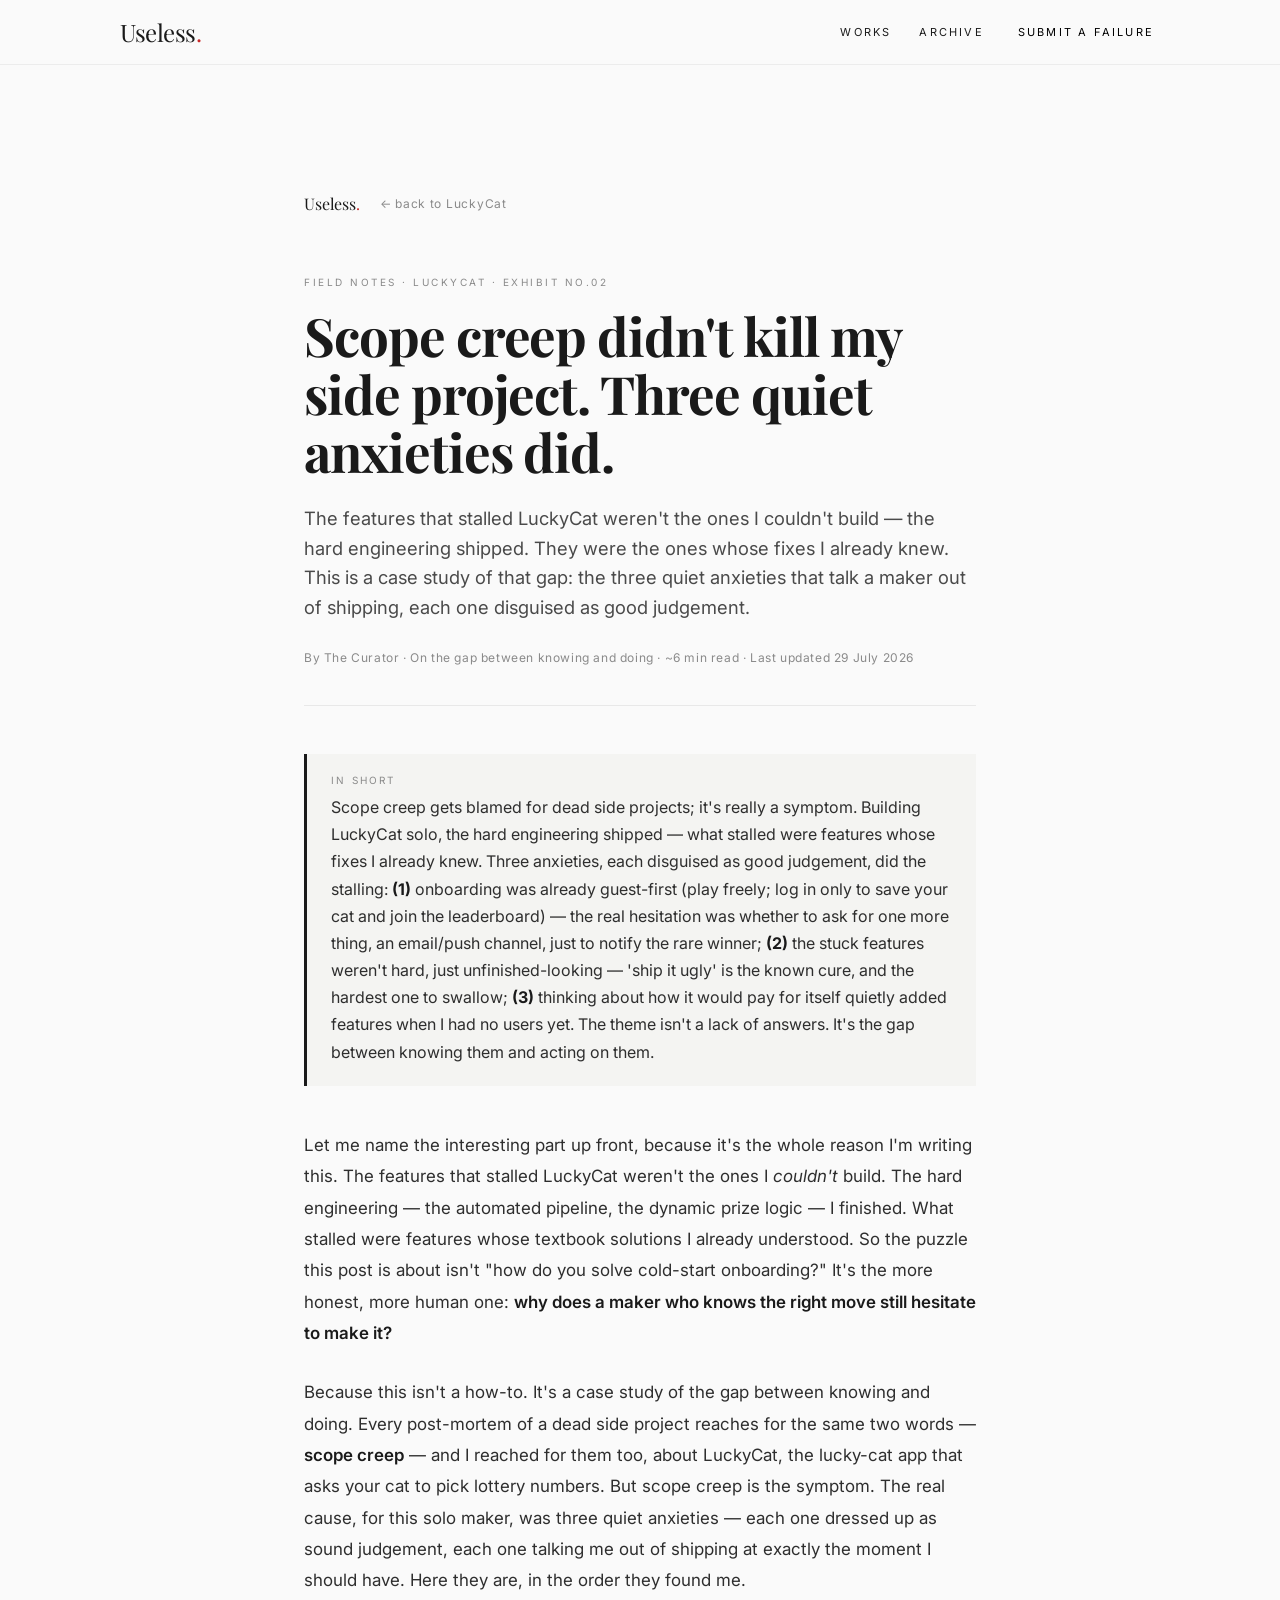
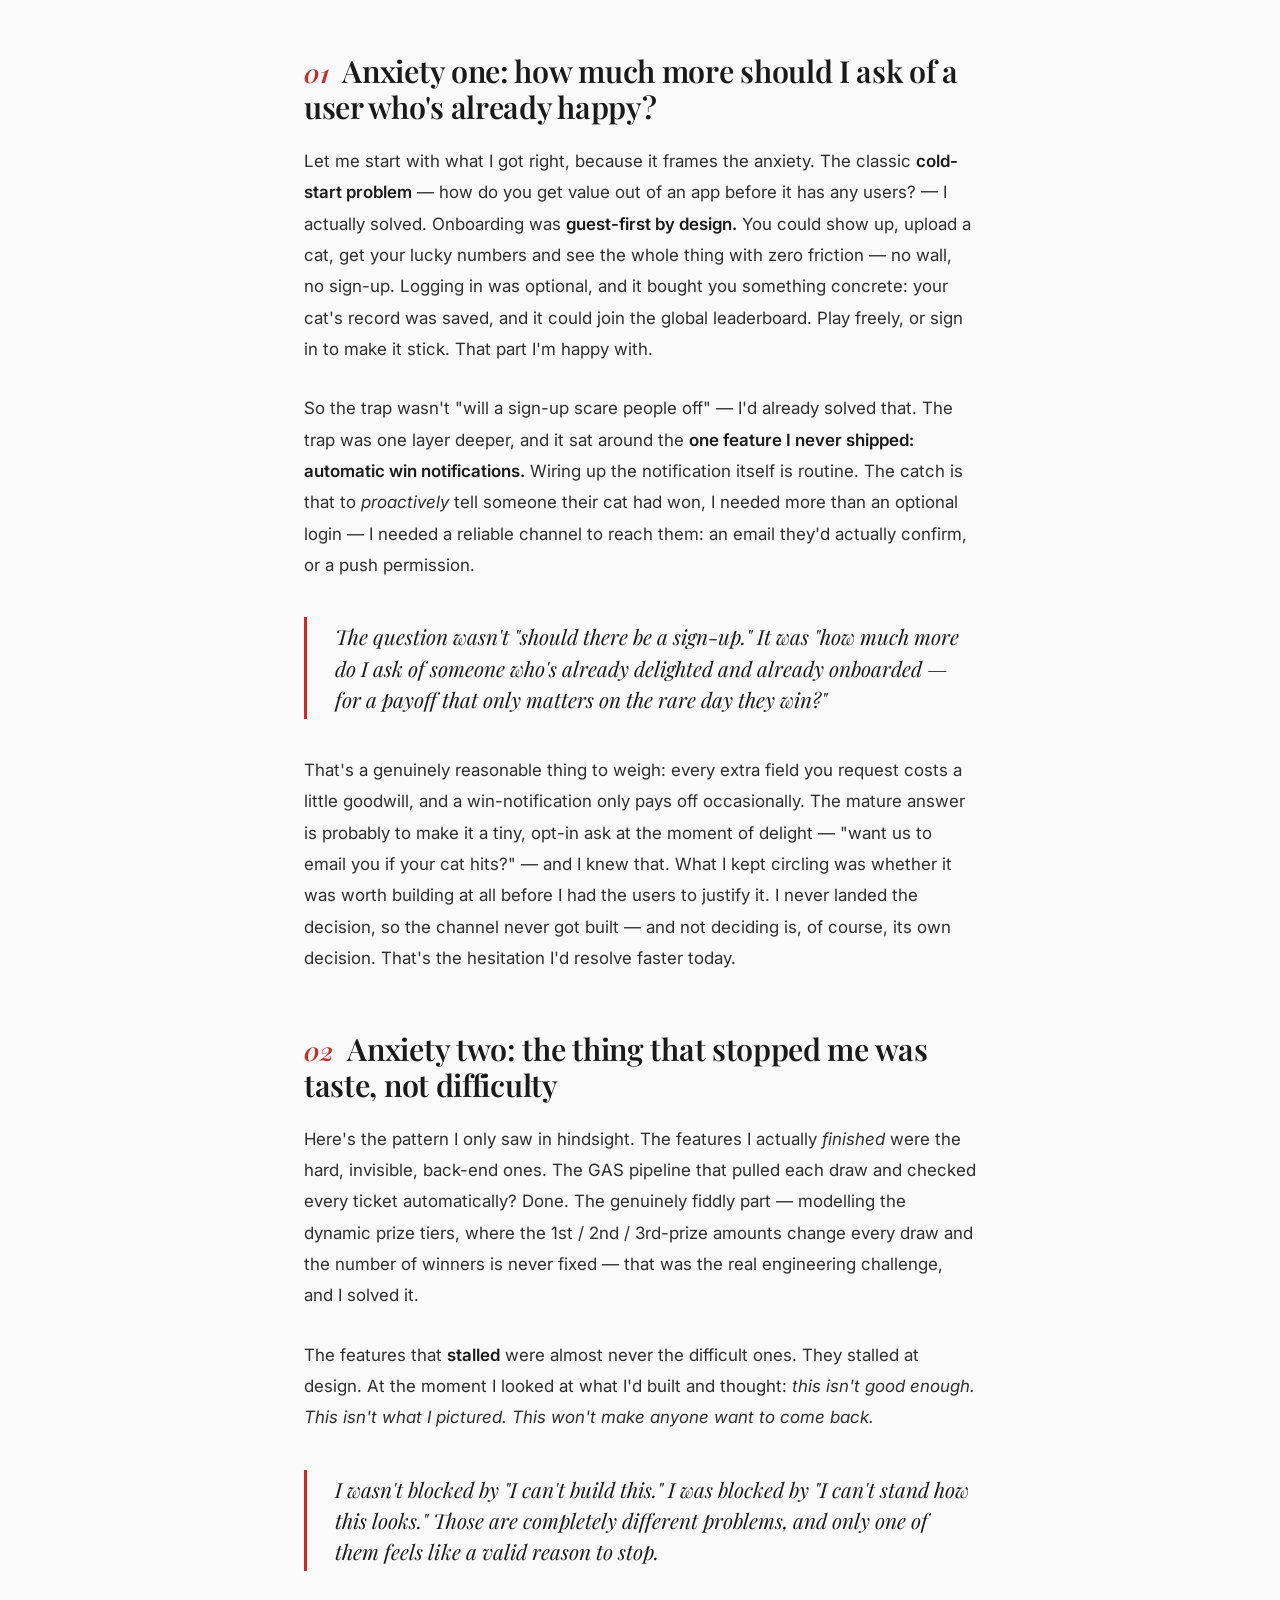
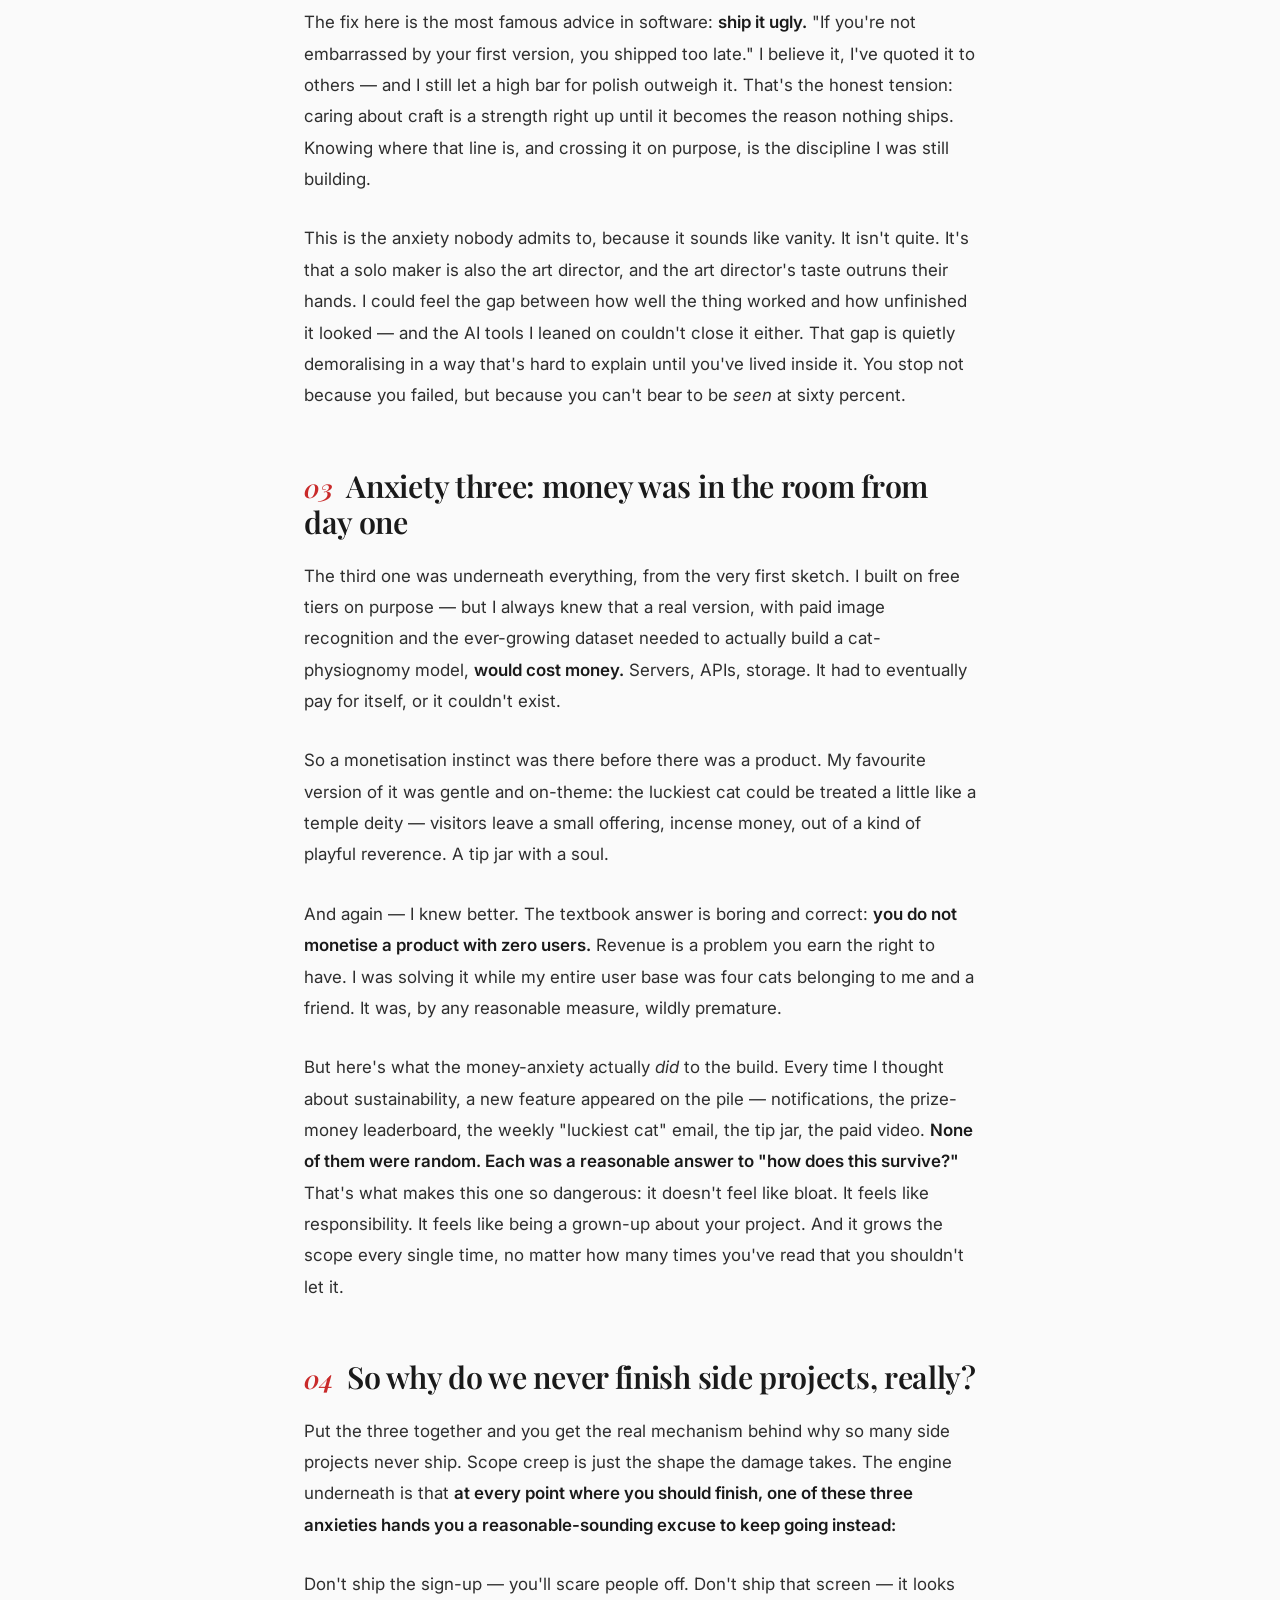
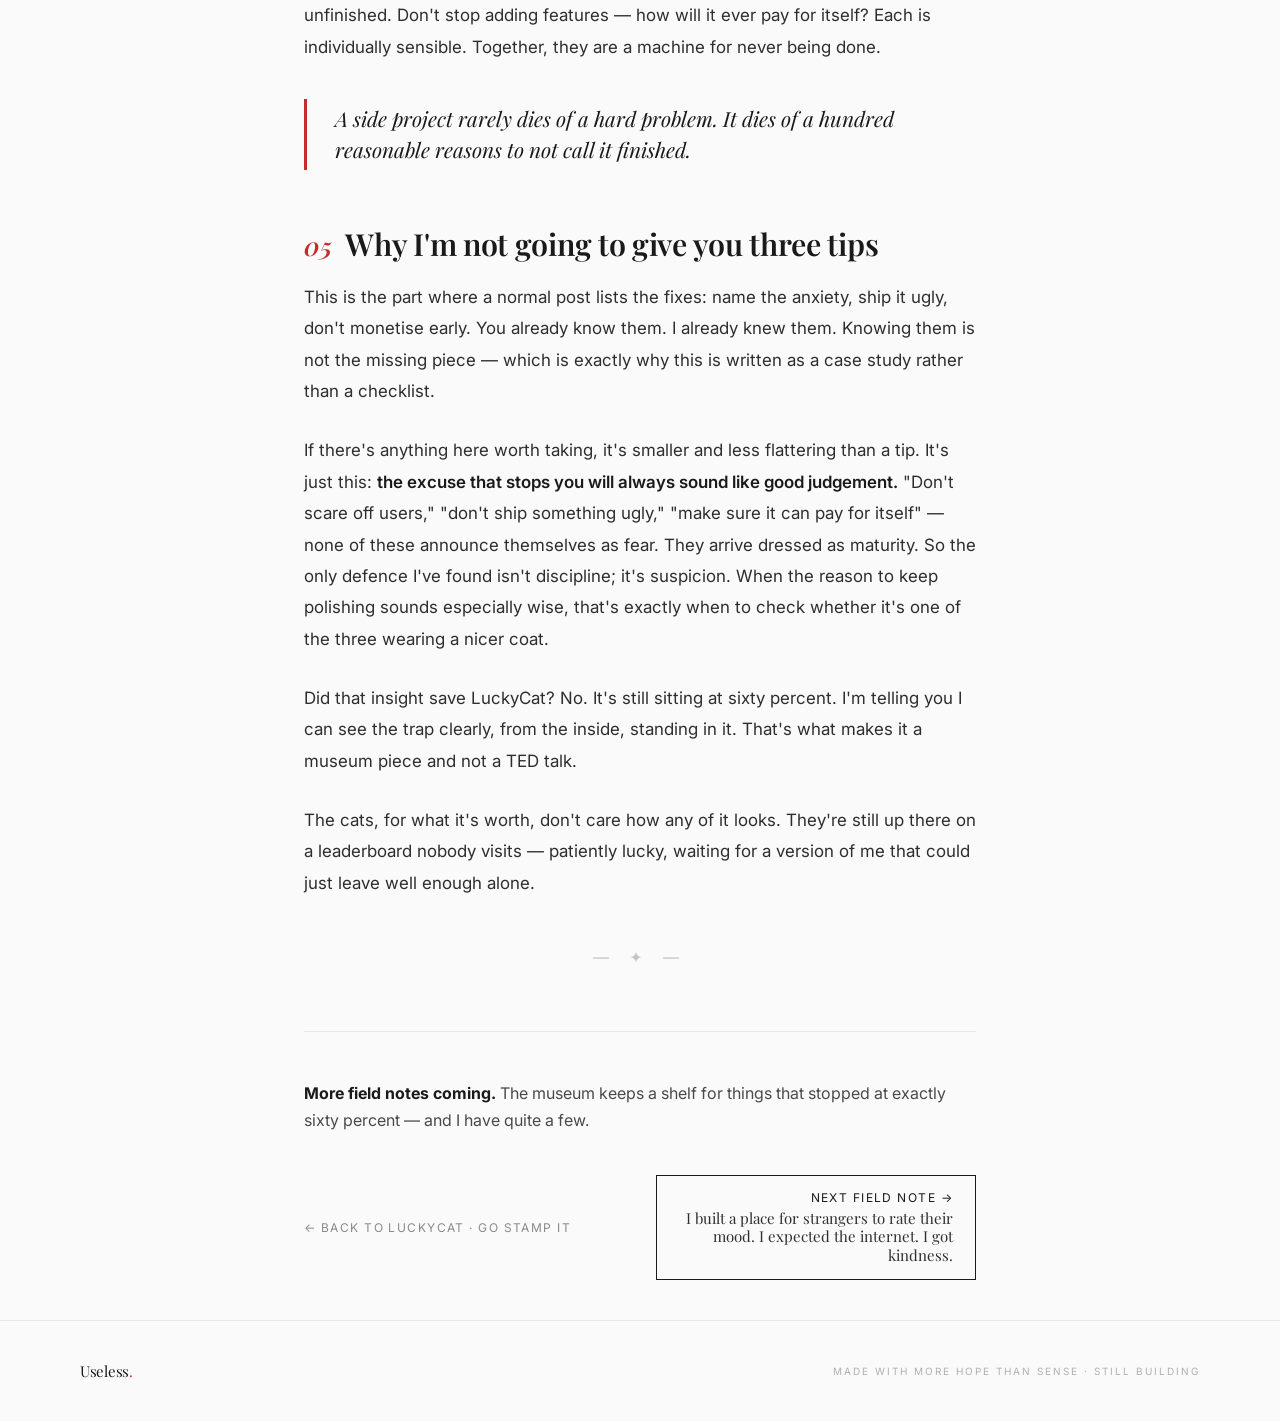
<file: luckycat-scope-creep-killed-it.html>
<!DOCTYPE html>
<html lang="en">
<head>
<meta charset="utf-8" />
<meta name="viewport" content="width=device-width, initial-scale=1" />
<title>Scope creep didn't kill my side project. Three quiet anxieties did. · Useless.</title>
<meta name="description" content="Why do we never finish side projects? Scope creep gets the blame, but it's a symptom. The real cause: three quiet anxieties, each disguised as good judgement." />
<meta name="google-site-verification" content="MYq0yzwps03jFdGotB3OZwV_66gnTtj2KEARQ8NL6-0" />
<link rel="canonical" href="https://useless-museum.pages.dev/luckycat-scope-creep-killed-it.html" />
<meta property="og:site_name" content="Useless." />
<meta property="og:title" content="Scope creep didn't kill my side project. Three quiet anxieties did." />
<meta property="og:description" content="Why do we never finish side projects? Scope creep gets the blame, but it's a symptom. The real cause: three quiet anxieties, each disguised as good judgement." />
<meta property="og:type" content="article" />
<meta property="og:url" content="https://useless-museum.pages.dev/luckycat-scope-creep-killed-it.html" />
<meta name="twitter:card" content="summary_large_image" />
<meta name="theme-color" content="#FAFAFA" />
<link rel="preconnect" href="https://fonts.googleapis.com">
<link rel="preconnect" href="https://fonts.gstatic.com" crossorigin>
<link href="https://fonts.googleapis.com/css2?family=Playfair+Display:ital,wght@0,400;0,500;0,600;0,700;1,400;1,500&family=Inter:wght@400;500;600&display=swap" rel="stylesheet">
<link rel="stylesheet" href="styles.css">
<script async src="https://www.googletagmanager.com/gtag/js?id=G-MBBKFRRSNZ"></script>
<script>
  window.dataLayer = window.dataLayer || [];
  function gtag(){dataLayer.push(arguments);}
  gtag('js', new Date());
  gtag('config', 'G-MBBKFRRSNZ');
</script>
</head>
<body>
<header>
  <div class="wrap hbar">
    <a href="index.html" class="logo hoverred">Useless<span class="dot">.</span></a>
    <nav class="navlinks">
      <a href="index.html#works" class="navlink hoverred">Works</a>
      <a href="index.html#archive" class="navlink hoverred hideS">Archive</a>
      <button class="navlink hoverred" data-submit>Submit a failure</button>
    </nav>
  </div>
</header>
<article>
  <div class="art-wrap">
    <div class="art-crumbs">
      <a href="index.html" class="art-home hoverred">Useless<span class="dot">.</span></a>
      <a href="luckycat.html" class="art-back hoverred">&#8592; back to LuckyCat</a>
    </div>
    <span class="tag">field notes · LuckyCat · exhibit no.02</span>
    <h1 class="art-title serif">Scope creep didn't kill my side project. Three quiet anxieties did.</h1>
    <p class="art-standfirst">The features that stalled LuckyCat weren't the ones I couldn't build — the hard engineering shipped. They were the ones whose fixes I already knew. This is a case study of that gap: the three quiet anxieties that talk a maker out of shipping, each one disguised as good judgement.</p>
    <p class="art-byline">By The Curator · On the gap between knowing and doing · ~6 min read &middot; <time datetime="2026-07-29">Last updated 29 July 2026</time></p>
    <div class="art-tldr"><span class="art-tldr-label">In short</span><p>Scope creep gets blamed for dead side projects; it's really a symptom. Building LuckyCat solo, the hard engineering shipped — what stalled were features whose fixes I already knew. Three anxieties, each disguised as good judgement, did the stalling: <strong>(1)</strong> onboarding was already guest-first (play freely; log in only to save your cat and join the leaderboard) — the real hesitation was whether to ask for one more thing, an email/push channel, just to notify the rare winner; <strong>(2)</strong> the stuck features weren't hard, just unfinished-looking — 'ship it ugly' is the known cure, and the hardest one to swallow; <strong>(3)</strong> thinking about how it would pay for itself quietly added features when I had no users yet. The theme isn't a lack of answers. It's the gap between knowing them and acting on them.</p></div>
    <div class="art-body">
<p>Let me name the interesting part up front, because it's the whole reason I'm writing this. The features that stalled LuckyCat weren't the ones I <em>couldn't</em> build. The hard engineering — the automated pipeline, the dynamic prize logic — I finished. What stalled were features whose textbook solutions I already understood. So the puzzle this post is about isn't "how do you solve cold-start onboarding?" It's the more honest, more human one: <strong>why does a maker who knows the right move still hesitate to make it?</strong></p>
<p>Because this isn't a how-to. It's a case study of the gap between knowing and doing. Every post-mortem of a dead side project reaches for the same two words — <strong>scope creep</strong> — and I reached for them too, about LuckyCat, the lucky-cat app that asks your cat to pick lottery numbers. But scope creep is the symptom. The real cause, for this solo maker, was three quiet anxieties — each one dressed up as sound judgement, each one talking me out of shipping at exactly the moment I should have. Here they are, in the order they found me.</p>
<h2><span class="hn">01</span>Anxiety one: how much more should I ask of a user who's already happy?</h2>
<p>Let me start with what I got right, because it frames the anxiety. The classic <strong>cold-start problem</strong> — how do you get value out of an app before it has any users? — I actually solved. Onboarding was <strong>guest-first by design.</strong> You could show up, upload a cat, get your lucky numbers and see the whole thing with zero friction — no wall, no sign-up. Logging in was optional, and it bought you something concrete: your cat's record was saved, and it could join the global leaderboard. Play freely, or sign in to make it stick. That part I'm happy with.</p>
<p>So the trap wasn't "will a sign-up scare people off" — I'd already solved that. The trap was one layer deeper, and it sat around the <strong>one feature I never shipped: automatic win notifications.</strong> Wiring up the notification itself is routine. The catch is that to <em>proactively</em> tell someone their cat had won, I needed more than an optional login — I needed a reliable channel to reach them: an email they'd actually confirm, or a push permission.</p>
<blockquote>The question wasn't "should there be a sign-up." It was "how much more do I ask of someone who's already delighted and already onboarded — for a payoff that only matters on the rare day they win?"</blockquote>
<p>That's a genuinely reasonable thing to weigh: every extra field you request costs a little goodwill, and a win-notification only pays off occasionally. The mature answer is probably to make it a tiny, opt-in ask at the moment of delight — "want us to email you if your cat hits?" — and I knew that. What I kept circling was whether it was worth building at all before I had the users to justify it. I never landed the decision, so the channel never got built — and not deciding is, of course, its own decision. That's the hesitation I'd resolve faster today.</p>
<h2><span class="hn">02</span>Anxiety two: the thing that stopped me was taste, not difficulty</h2>
<p>Here's the pattern I only saw in hindsight. The features I actually <em>finished</em> were the hard, invisible, back-end ones. The GAS pipeline that pulled each draw and checked every ticket automatically? Done. The genuinely fiddly part — modelling the dynamic prize tiers, where the 1st / 2nd / 3rd-prize amounts change every draw and the number of winners is never fixed — that was the real engineering challenge, and I solved it.</p>
<p>The features that <strong>stalled</strong> were almost never the difficult ones. They stalled at design. At the moment I looked at what I'd built and thought: <em>this isn't good enough. This isn't what I pictured. This won't make anyone want to come back.</em></p>
<blockquote>I wasn't blocked by "I can't build this." I was blocked by "I can't stand how this looks." Those are completely different problems, and only one of them feels like a valid reason to stop.</blockquote>
<p>The fix here is the most famous advice in software: <strong>ship it ugly.</strong> "If you're not embarrassed by your first version, you shipped too late." I believe it, I've quoted it to others — and I still let a high bar for polish outweigh it. That's the honest tension: caring about craft is a strength right up until it becomes the reason nothing ships. Knowing where that line is, and crossing it on purpose, is the discipline I was still building.</p>
<p>This is the anxiety nobody admits to, because it sounds like vanity. It isn't quite. It's that a solo maker is also the art director, and the art director's taste outruns their hands. I could feel the gap between how well the thing worked and how unfinished it looked — and the AI tools I leaned on couldn't close it either. That gap is quietly demoralising in a way that's hard to explain until you've lived inside it. You stop not because you failed, but because you can't bear to be <em>seen</em> at sixty percent.</p>
<h2><span class="hn">03</span>Anxiety three: money was in the room from day one</h2>
<p>The third one was underneath everything, from the very first sketch. I built on free tiers on purpose — but I always knew that a real version, with paid image recognition and the ever-growing dataset needed to actually build a cat-physiognomy model, <strong>would cost money.</strong> Servers, APIs, storage. It had to eventually pay for itself, or it couldn't exist.</p>
<p>So a monetisation instinct was there before there was a product. My favourite version of it was gentle and on-theme: the luckiest cat could be treated a little like a temple deity — visitors leave a small offering, incense money, out of a kind of playful reverence. A tip jar with a soul.</p>
<p>And again — I knew better. The textbook answer is boring and correct: <strong>you do not monetise a product with zero users.</strong> Revenue is a problem you earn the right to have. I was solving it while my entire user base was four cats belonging to me and a friend. It was, by any reasonable measure, wildly premature.</p>
<p>But here's what the money-anxiety actually <em>did</em> to the build. Every time I thought about sustainability, a new feature appeared on the pile — notifications, the prize-money leaderboard, the weekly "luckiest cat" email, the tip jar, the paid video. <strong>None of them were random. Each was a reasonable answer to "how does this survive?"</strong> That's what makes this one so dangerous: it doesn't feel like bloat. It feels like responsibility. It feels like being a grown-up about your project. And it grows the scope every single time, no matter how many times you've read that you shouldn't let it.</p>
<h2><span class="hn">04</span>So why do we never finish side projects, really?</h2>
<p>Put the three together and you get the real mechanism behind why so many side projects never ship. Scope creep is just the shape the damage takes. The engine underneath is that <strong>at every point where you should finish, one of these three anxieties hands you a reasonable-sounding excuse to keep going instead:</strong></p>
<p>Don't ship the sign-up — you'll scare people off. Don't ship that screen — it looks unfinished. Don't stop adding features — how will it ever pay for itself? Each is individually sensible. Together, they are a machine for never being done.</p>
<blockquote>A side project rarely dies of a hard problem. It dies of a hundred reasonable reasons to not call it finished.</blockquote>
<h2><span class="hn">05</span>Why I'm not going to give you three tips</h2>
<p>This is the part where a normal post lists the fixes: name the anxiety, ship it ugly, don't monetise early. You already know them. I already knew them. Knowing them is not the missing piece — which is exactly why this is written as a case study rather than a checklist.</p>
<p>If there's anything here worth taking, it's smaller and less flattering than a tip. It's just this: <strong>the excuse that stops you will always sound like good judgement.</strong> "Don't scare off users," "don't ship something ugly," "make sure it can pay for itself" — none of these announce themselves as fear. They arrive dressed as maturity. So the only defence I've found isn't discipline; it's suspicion. When the reason to keep polishing sounds especially wise, that's exactly when to check whether it's one of the three wearing a nicer coat.</p>
<p>Did that insight save LuckyCat? No. It's still sitting at sixty percent. I'm telling you I can see the trap clearly, from the inside, standing in it. That's what makes it a museum piece and not a TED talk.</p>
<p>The cats, for what it's worth, don't care how any of it looks. They're still up there on a leaderboard nobody visits — patiently lucky, waiting for a version of me that could just leave well enough alone.</p>
<div class="art-divider">— ✦ —</div>
</div>
    <div class="art-foot">
      <p class="art-nextnote"><strong>More field notes coming.</strong> The museum keeps a shelf for things that stopped at exactly sixty percent — and I have quite a few.</p>
      <div class="art-actions">
        <a class="art-cta" href="luckycat.html">&#8592; Back to LuckyCat &middot; go stamp it</a>
        <a class="art-cta primary alt" href="moodworld-people-are-kinder-than-i-expected.html">Next field note &#8594;<span class="art-cta-sub">I built a place for strangers to rate their mood. I expected the internet. I got kindness.</span></a>
      </div>
    </div>
  </div>
</article>
<footer>
  <div class="wrap foot">
    <a href="index.html" class="logo" style="font-size:15px;">Useless<span class="dot">.</span></a>
    <span class="fnote">Made with more hope than sense · Still building</span>
  </div>
</footer>
<div class="modal-bg" id="modal">
  <div class="modal">
    <button class="modal-x" id="modal-x" aria-label="Close">&#10005;</button>
    <span class="tag">your turn</span>
    <h3 class="serif">Throw it at me.</h3>
    <p>A dead side project. A tool only you use. An idea that never left the napkin. I'll put it on the shelf.</p>
    <a href="mailto:hello@example.com?subject=I%20made%20something%20useless" class="modal-send">Send me your useless thing &#8599;</a>
  </div>
</div>
<div class="toast" id="toast"></div>
<button class="totop" id="totop" aria-label="Back to top">
  <svg viewBox="0 0 24 24" fill="none" stroke="currentColor" stroke-width="2" stroke-linecap="round" stroke-linejoin="round"><path d="M12 19V5"/><path d="M5 12l7-7 7 7"/></svg>
</button>
<script>
var modal=document.getElementById('modal');
document.addEventListener('click',function(e){
  if(e.target.closest('[data-submit]')){ modal.classList.add('open'); }
});
document.getElementById('modal-x').addEventListener('click',function(){modal.classList.remove('open');});
modal.addEventListener('click',function(e){ if(e.target.id==='modal') modal.classList.remove('open'); });
var toastTimer;
function toast(m){var el=document.getElementById('toast');el.textContent=m;el.classList.add('show');clearTimeout(toastTimer);toastTimer=setTimeout(function(){el.classList.remove('show');},2600);}
/* back to top */
var totop=document.getElementById('totop');
if(totop){
  window.addEventListener('scroll',function(){ if(window.scrollY>400) totop.classList.add('show'); else totop.classList.remove('show'); });
  totop.addEventListener('click',function(){ window.scrollTo({top:0, behavior:'smooth'}); });
}
</script>
</body></html>
</file>
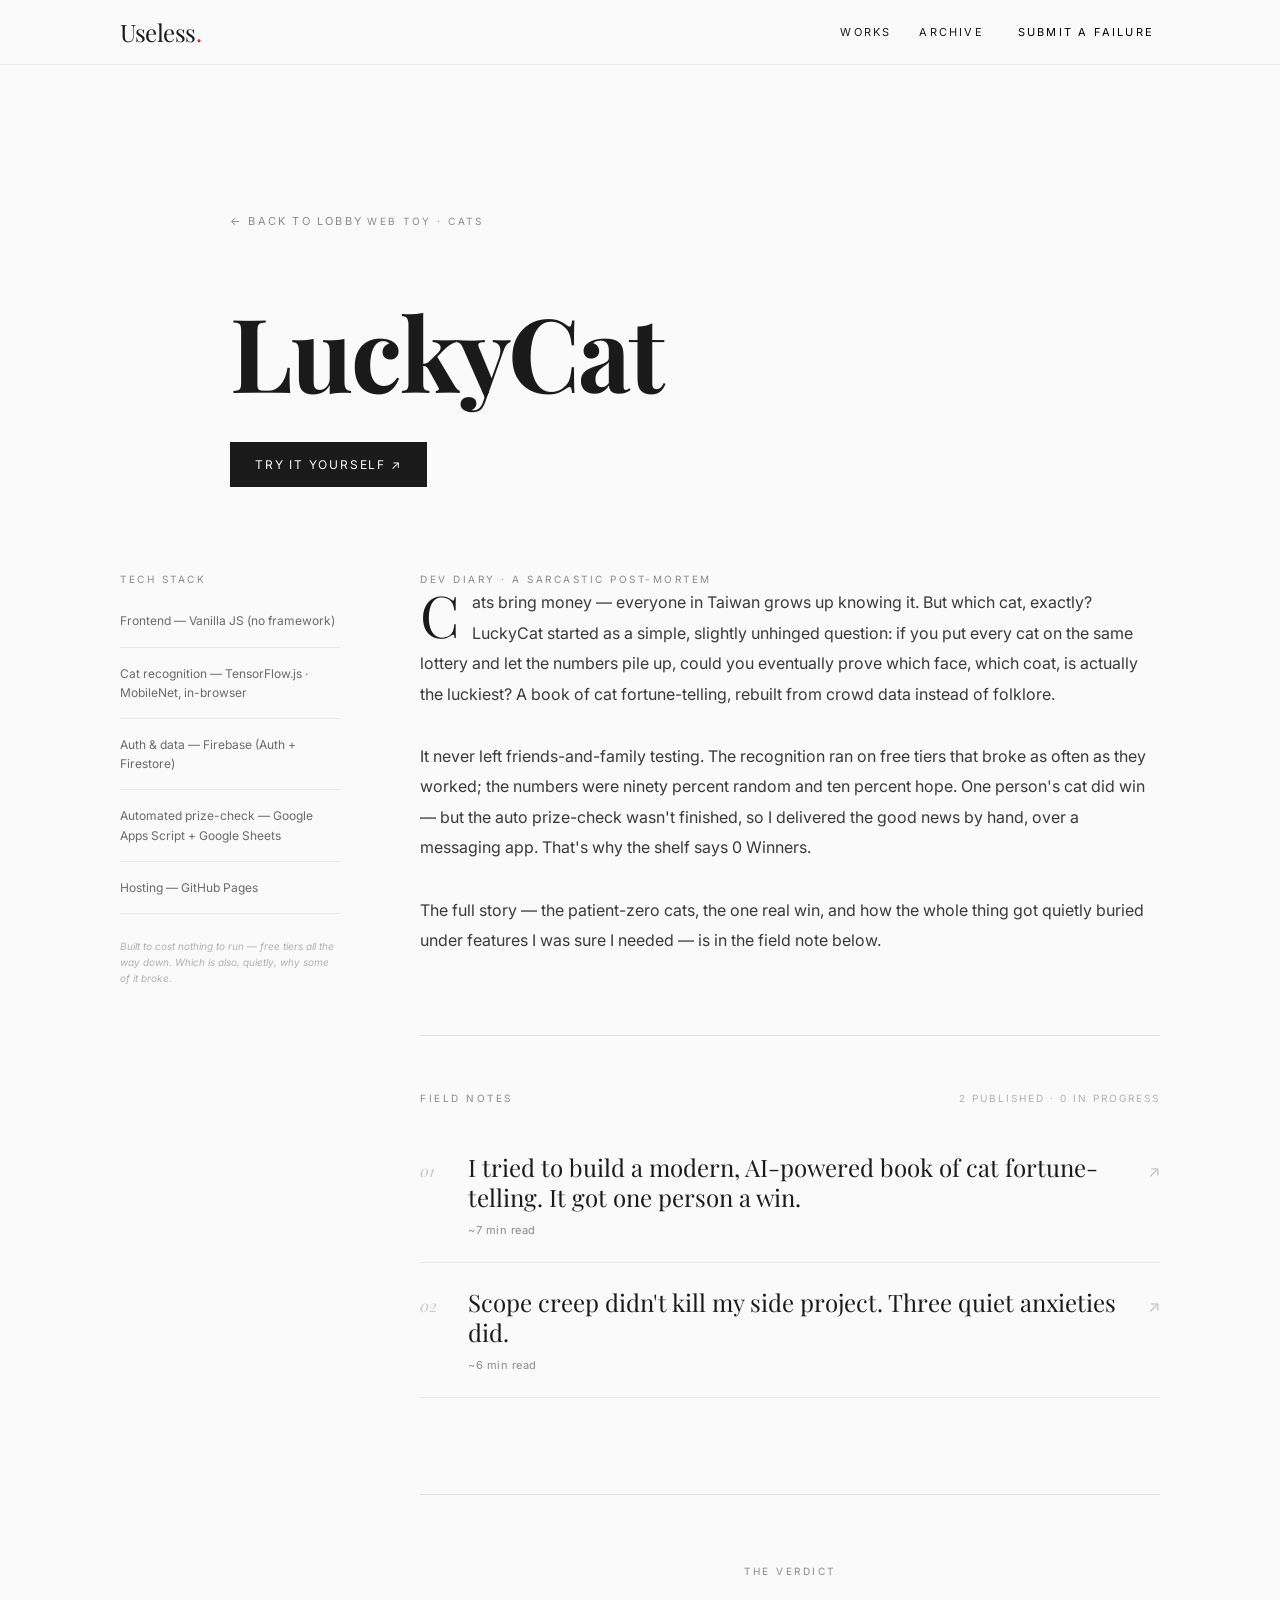
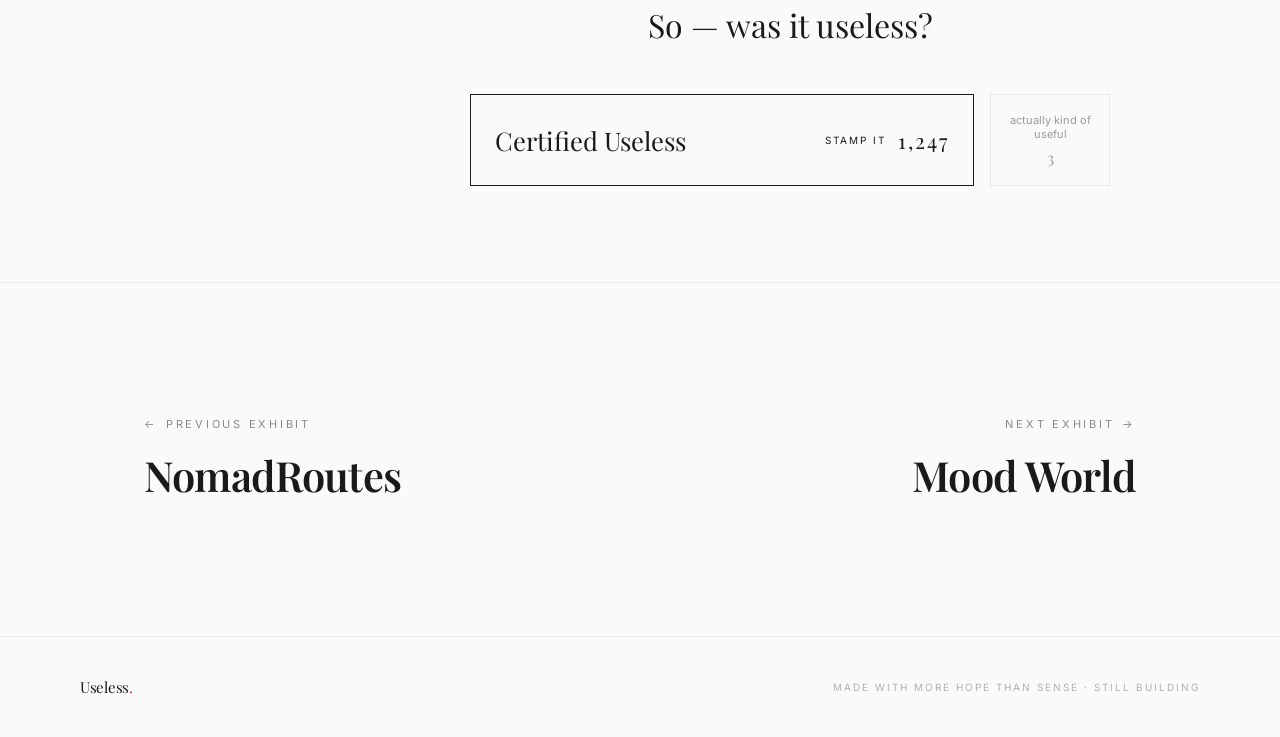
<file: luckycat.html>
<!DOCTYPE html>
<html lang="en">
<head>
<meta charset="utf-8" />
<meta name="viewport" content="width=device-width, initial-scale=1" />
<title>LuckyCat — Useless.</title>
<meta name="description" content="LuckyCat: upload your cat's photo and it picks your lottery numbers, then joins a leaderboard of the world's luckiest cats. A gloriously useless web toy." />
<meta name="google-site-verification" content="MYq0yzwps03jFdGotB3OZwV_66gnTtj2KEARQ8NL6-0" />
<link rel="canonical" href="https://useless-museum.pages.dev/luckycat.html" />
<meta property="og:site_name" content="Useless." />
<meta property="og:title" content="LuckyCat · Useless." />
<meta property="og:description" content="LuckyCat: upload your cat's photo and it picks your lottery numbers, then joins a leaderboard of the world's luckiest cats. A gloriously useless web toy." />
<meta property="og:type" content="website" />
<meta property="og:url" content="https://useless-museum.pages.dev/luckycat.html" />
<meta name="twitter:card" content="summary_large_image" />
<meta name="theme-color" content="#FAFAFA" />
<link rel="preconnect" href="https://fonts.googleapis.com">
<link rel="preconnect" href="https://fonts.gstatic.com" crossorigin>
<link href="https://fonts.googleapis.com/css2?family=Playfair+Display:ital,wght@0,400;0,500;0,600;0,700;1,400;1,500&family=Inter:wght@400;500;600&display=swap" rel="stylesheet">
<link rel="stylesheet" href="styles.css">
<script async src="https://www.googletagmanager.com/gtag/js?id=G-MBBKFRRSNZ"></script>
<script>
  window.dataLayer = window.dataLayer || [];
  function gtag(){dataLayer.push(arguments);}
  gtag('js', new Date());
  gtag('config', 'G-MBBKFRRSNZ');
</script>
</head>
<body>
<header>
  <div class="wrap hbar">
    <a href="index.html" class="logo hoverred">Useless<span class="dot">.</span></a>
    <nav class="navlinks">
      <a href="index.html#works" class="navlink hoverred">Works</a>
      <a href="index.html#archive" class="navlink hoverred hideS">Archive</a>
      <button class="navlink hoverred" data-submit>Submit a failure</button>
    </nav>
  </div>
</header>
<article>
  <section class="ex-hero">
    <a href="index.html" class="backlink hoverred">&#8592; Back to lobby</a>
    <span class="tag">Web toy · Cats</span>
    <h1 class="serif">LuckyCat</h1>
    <a href="https://chiouyuhsuan.github.io/Lucky-Cat-Auth/" class="tryapp" target="_blank" rel="noopener">Try it yourself &#8599;</a>
  </section>
  <section class="ex-body">
    <div class="ex-grid">
      <aside class="side">
        <span class="tag">Tech stack</span>
        <ul class="stacklist"><li>Frontend — Vanilla JS (no framework)</li><li>Cat recognition — TensorFlow.js · MobileNet, in-browser</li><li>Auth &amp; data — Firebase (Auth + Firestore)</li><li>Automated prize-check — Google Apps Script + Google Sheets</li><li>Hosting — GitHub Pages</li></ul>
        <p class="affil">Built to cost nothing to run — free tiers all the way down. Which is also, quietly, why some of it broke.</p>
      </aside>
      <div>
        <span class="tag">Dev diary &middot; a sarcastic post-mortem</span>
        <div class="diary"><p><span class="drop">C</span>ats bring money — everyone in Taiwan grows up knowing it. But which cat, exactly? LuckyCat started as a simple, slightly unhinged question: if you put every cat on the same lottery and let the numbers pile up, could you eventually prove which face, which coat, is actually the luckiest? A book of cat fortune-telling, rebuilt from crowd data instead of folklore.</p><p>It never left friends-and-family testing. The recognition ran on free tiers that broke as often as they worked; the numbers were ninety percent random and ten percent hope. One person's cat did win — but the auto prize-check wasn't finished, so I delivered the good news by hand, over a messaging app. That's why the shelf says 0 Winners.</p><p>The full story — the patient-zero cats, the one real win, and how the whole thing got quietly buried under features I was sure I needed — is in the field note below.</p></div>
        <div class="fieldnotes">
          <div class="fn-head"><span class="tag">Field notes</span><span class="fn-count">2 published &middot; 0 in progress</span></div>
          <div class="fn-list"><a class="fn-item" href="luckycat-lucky-cat-census.html">
        <span class="fn-no">01</span>
        <div class="fn-main"><p class="fn-t">I tried to build a modern, AI-powered book of cat fortune-telling. It got one person a win.</p><span class="fn-meta">~7 min read</span></div>
        <span class="fn-arrow" aria-hidden="true">&#8599;</span>
      </a><a class="fn-item" href="luckycat-scope-creep-killed-it.html">
        <span class="fn-no">02</span>
        <div class="fn-main"><p class="fn-t">Scope creep didn't kill my side project. Three quiet anxieties did.</p><span class="fn-meta">~6 min read</span></div>
        <span class="fn-arrow" aria-hidden="true">&#8599;</span>
      </a></div>
        </div>
        <div class="verdict">
          <span class="tag">The verdict</span>
          <p class="q serif">So — was it useless?</p>
          <div class="vote-row">
            <button class="vote-big" id="vote-yes">
              <span class="vlabel">Certified Useless</span>
              <span class="vmeta">Stamp it <span class="vnum" id="yes-num">1,247</span></span>
              <span class="stamp" id="yes-stamp"><span>Certified</span></span>
            </button>
            <button class="vote-small" id="vote-no">
              <span class="vlabel">actually kind of useful</span>
              <span class="vnum" id="no-num">3</span>
              <span class="stamp" id="no-stamp"><span>Noted</span></span>
            </button>
          </div>
        </div>
      </div>
    </div>
  </section>
  <nav class="nextnav">
    <div class="nextnav-inner">
      <a class="nnav left" href="nomadroutes.html"><span class="dir"><span aria-hidden="true">&#8592;</span> Previous exhibit</span><div class="nt serif">NomadRoutes</div></a>
      <a class="nnav right" href="moodworld.html"><span class="dir">Next exhibit <span aria-hidden="true">&#8594;</span></span><div class="nt serif">Mood World</div></a>
    </div>
  </nav>
</article>
<footer>
  <div class="wrap foot">
    <a href="index.html" class="logo" style="font-size:15px;">Useless<span class="dot">.</span></a>
    <span class="fnote">Made with more hope than sense · Still building</span>
  </div>
</footer>
<div class="modal-bg" id="modal">
  <div class="modal">
    <button class="modal-x" id="modal-x" aria-label="Close">&#10005;</button>
    <span class="tag">your turn</span>
    <h3 class="serif">Throw it at me.</h3>
    <p>A dead side project. A tool only you use. An idea that never left the napkin. I'll put it on the shelf.</p>
    <a href="mailto:hello@example.com?subject=I%20made%20something%20useless" class="modal-send">Send me your useless thing &#8599;</a>
  </div>
</div>
<div class="toast" id="toast"></div>
<button class="totop" id="totop" aria-label="Back to top">
  <svg viewBox="0 0 24 24" fill="none" stroke="currentColor" stroke-width="2" stroke-linecap="round" stroke-linejoin="round"><path d="M12 19V5"/><path d="M5 12l7-7 7 7"/></svg>
</button>
<script>

var modal=document.getElementById('modal');
document.addEventListener('click',function(e){
  if(e.target.closest('[data-submit]')){ modal.classList.add('open'); }
});
document.getElementById('modal-x').addEventListener('click',function(){modal.classList.remove('open');});
modal.addEventListener('click',function(e){ if(e.target.id==='modal') modal.classList.remove('open'); });
var toastTimer;
function toast(m){var el=document.getElementById('toast');el.textContent=m;el.classList.add('show');clearTimeout(toastTimer);toastTimer=setTimeout(function(){el.classList.remove('show');},2600);}
/* back to top */
var totop=document.getElementById('totop');
if(totop){
  window.addEventListener('scroll',function(){ if(window.scrollY>400) totop.classList.add('show'); else totop.classList.remove('show'); });
  totop.addEventListener('click',function(){ window.scrollTo({top:0, behavior:'smooth'}); });
}

function fireStamp(el){el.classList.remove('fire');void el.offsetWidth;el.classList.add('fire');}
document.getElementById('vote-yes').addEventListener('click',function(){var n=document.getElementById('yes-num');n.textContent=(parseInt(n.textContent.replace(/,/g,''),10)+1).toLocaleString();fireStamp(document.getElementById('yes-stamp'));toast('Thank you for your honesty.');});
document.getElementById('vote-no').addEventListener('click',function(){var n=document.getElementById('no-num');n.textContent=(parseInt(n.textContent.replace(/,/g,''),10)+1).toLocaleString();fireStamp(document.getElementById('no-stamp'));toast('Your standards are worryingly low.');});
</script>
</body></html>
</file>
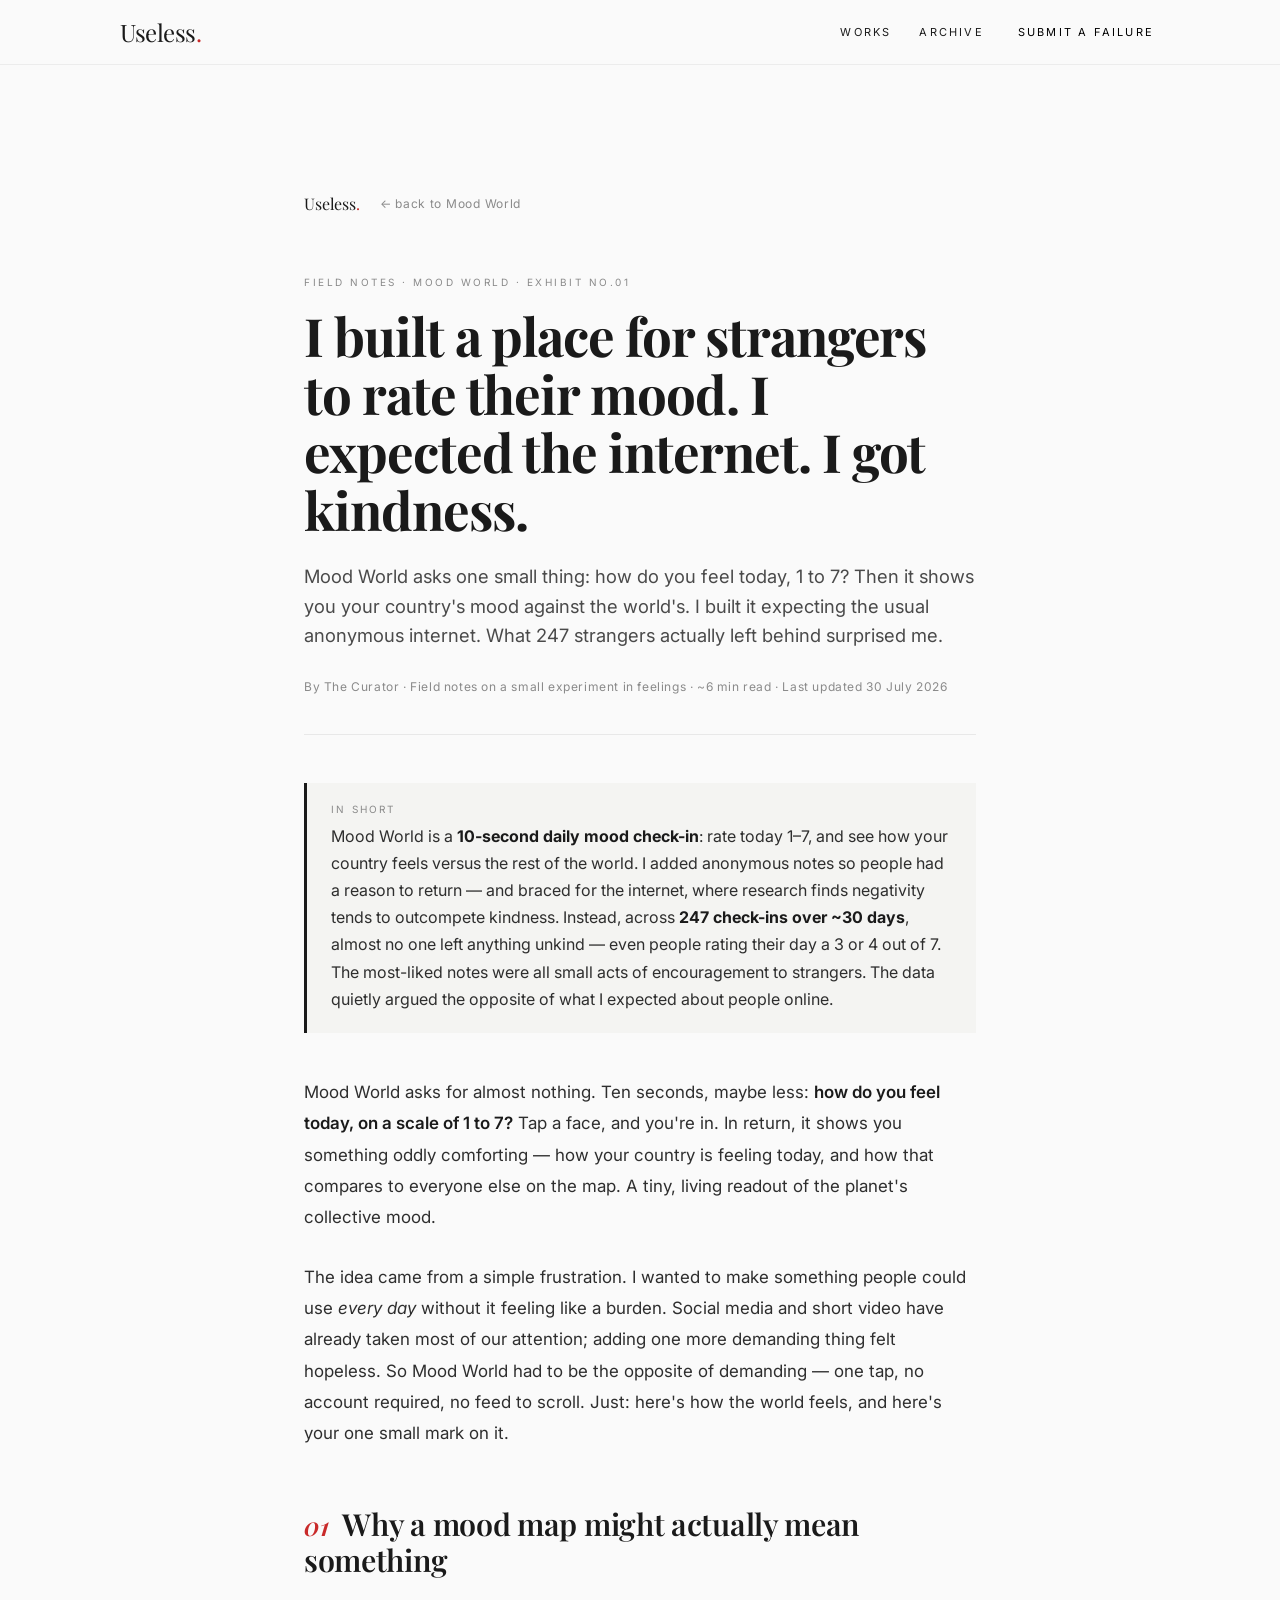
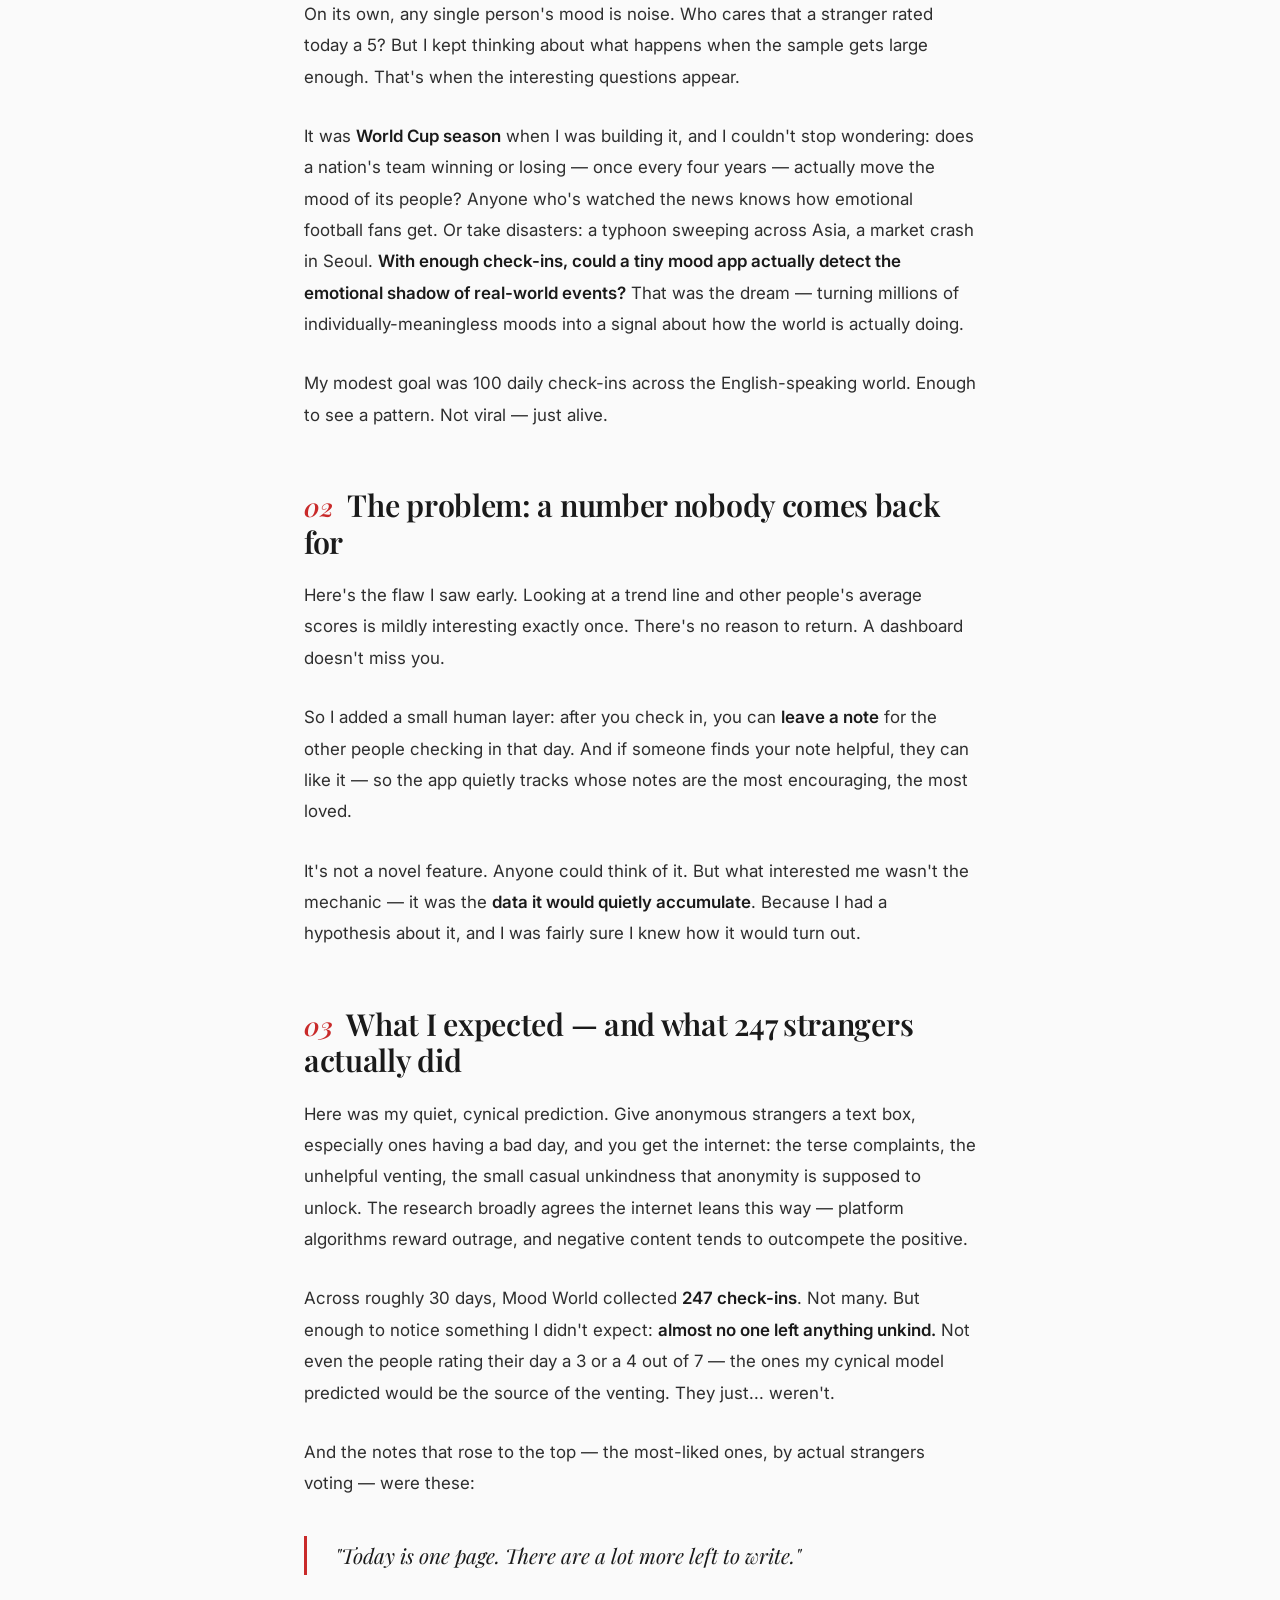
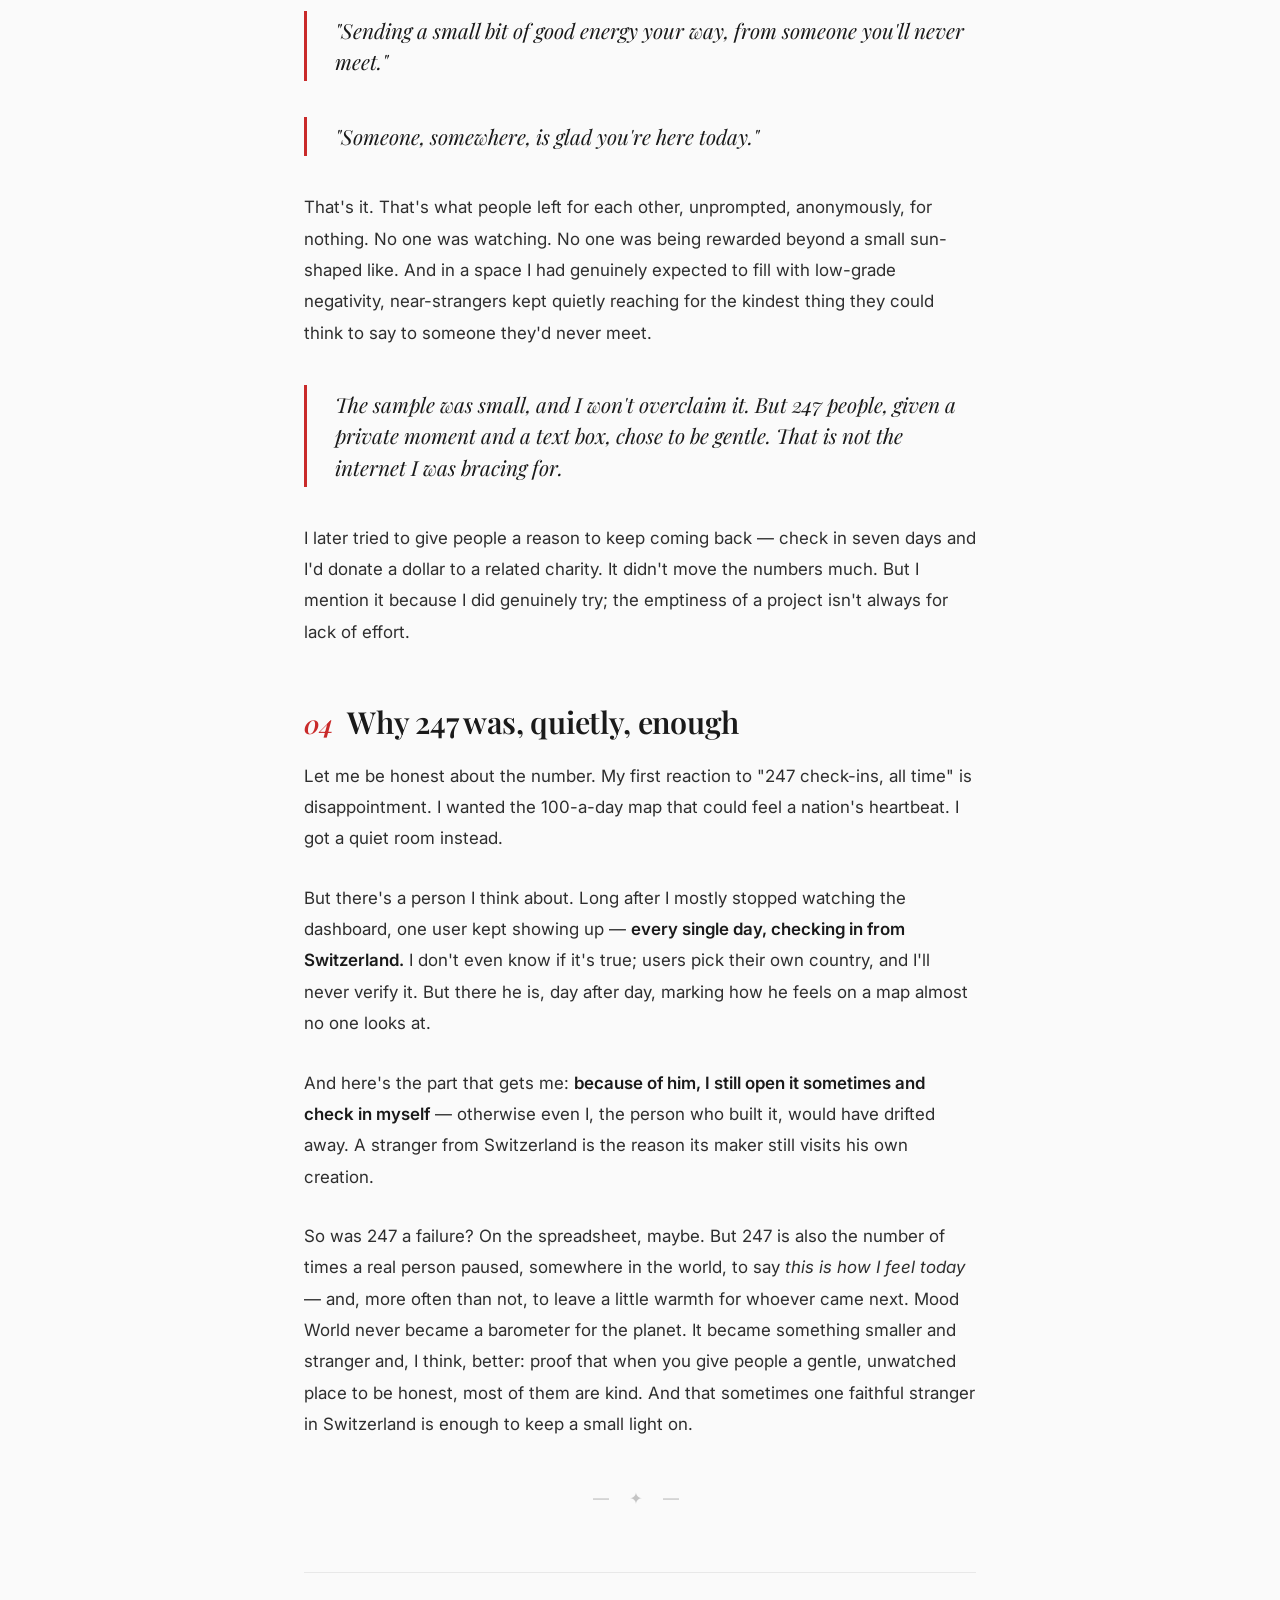
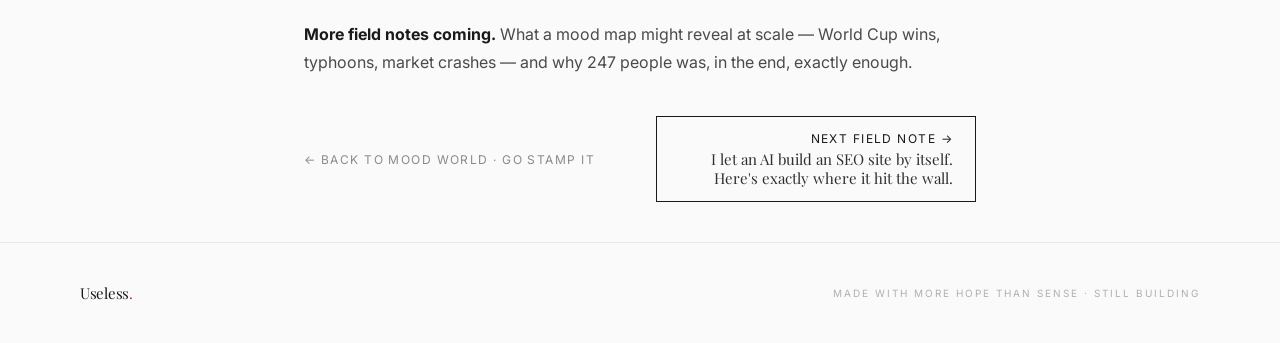
<file: moodworld-people-are-kinder-than-i-expected.html>
<!DOCTYPE html>
<html lang="en">
<head>
<meta charset="utf-8" />
<meta name="viewport" content="width=device-width, initial-scale=1" />
<title>I built a place for strangers to rate their mood. I expected the internet. I got kindness. · Useless.</title>
<meta name="description" content="I built a 10-second daily mood check-in and expected anonymous internet negativity. Across 247 check-ins, strangers were almost unfailingly kind. What the data showed." />
<meta name="google-site-verification" content="MYq0yzwps03jFdGotB3OZwV_66gnTtj2KEARQ8NL6-0" />
<link rel="canonical" href="https://useless-museum.pages.dev/moodworld-people-are-kinder-than-i-expected.html" />
<meta property="og:site_name" content="Useless." />
<meta property="og:title" content="I built a place for strangers to rate their mood. I expected the internet. I got kindness." />
<meta property="og:description" content="I built a 10-second daily mood check-in and expected anonymous internet negativity. Across 247 check-ins, strangers were almost unfailingly kind. What the data showed." />
<meta property="og:type" content="article" />
<meta property="og:url" content="https://useless-museum.pages.dev/moodworld-people-are-kinder-than-i-expected.html" />
<meta name="twitter:card" content="summary_large_image" />
<meta name="theme-color" content="#FAFAFA" />
<link rel="preconnect" href="https://fonts.googleapis.com">
<link rel="preconnect" href="https://fonts.gstatic.com" crossorigin>
<link href="https://fonts.googleapis.com/css2?family=Playfair+Display:ital,wght@0,400;0,500;0,600;0,700;1,400;1,500&family=Inter:wght@400;500;600&display=swap" rel="stylesheet">
<link rel="stylesheet" href="styles.css">
<script async src="https://www.googletagmanager.com/gtag/js?id=G-MBBKFRRSNZ"></script>
<script>
  window.dataLayer = window.dataLayer || [];
  function gtag(){dataLayer.push(arguments);}
  gtag('js', new Date());
  gtag('config', 'G-MBBKFRRSNZ');
</script>
</head>
<body>
<header>
  <div class="wrap hbar">
    <a href="index.html" class="logo hoverred">Useless<span class="dot">.</span></a>
    <nav class="navlinks">
      <a href="index.html#works" class="navlink hoverred">Works</a>
      <a href="index.html#archive" class="navlink hoverred hideS">Archive</a>
      <button class="navlink hoverred" data-submit>Submit a failure</button>
    </nav>
  </div>
</header>
<article>
  <div class="art-wrap">
    <div class="art-crumbs">
      <a href="index.html" class="art-home hoverred">Useless<span class="dot">.</span></a>
      <a href="moodworld.html" class="art-back hoverred">&#8592; back to Mood World</a>
    </div>
    <span class="tag">field notes · Mood World · exhibit no.01</span>
    <h1 class="art-title serif">I built a place for strangers to rate their mood. I expected the internet. I got kindness.</h1>
    <p class="art-standfirst">Mood World asks one small thing: how do you feel today, 1 to 7? Then it shows you your country's mood against the world's. I built it expecting the usual anonymous internet. What 247 strangers actually left behind surprised me.</p>
    <p class="art-byline">By The Curator · Field notes on a small experiment in feelings · ~6 min read &middot; <time datetime="2026-07-30">Last updated 30 July 2026</time></p>
    <div class="art-tldr"><span class="art-tldr-label">In short</span><p>Mood World is a <strong>10-second daily mood check-in</strong>: rate today 1–7, and see how your country feels versus the rest of the world. I added anonymous notes so people had a reason to return — and braced for the internet, where research finds negativity tends to outcompete kindness. Instead, across <strong>247 check-ins over ~30 days</strong>, almost no one left anything unkind — even people rating their day a 3 or 4 out of 7. The most-liked notes were all small acts of encouragement to strangers. The data quietly argued the opposite of what I expected about people online.</p></div>
    <div class="art-body">
<p>Mood World asks for almost nothing. Ten seconds, maybe less: <strong>how do you feel today, on a scale of 1 to 7?</strong> Tap a face, and you're in. In return, it shows you something oddly comforting — how your country is feeling today, and how that compares to everyone else on the map. A tiny, living readout of the planet's collective mood.</p>
<p>The idea came from a simple frustration. I wanted to make something people could use <em>every day</em> without it feeling like a burden. Social media and short video have already taken most of our attention; adding one more demanding thing felt hopeless. So Mood World had to be the opposite of demanding — one tap, no account required, no feed to scroll. Just: here's how the world feels, and here's your one small mark on it.</p>
<h2><span class="hn">01</span>Why a mood map might actually mean something</h2>
<p>On its own, any single person's mood is noise. Who cares that a stranger rated today a 5? But I kept thinking about what happens when the sample gets large enough. That's when the interesting questions appear.</p>
<p>It was <strong>World Cup season</strong> when I was building it, and I couldn't stop wondering: does a nation's team winning or losing — once every four years — actually move the mood of its people? Anyone who's watched the news knows how emotional football fans get. Or take disasters: a typhoon sweeping across Asia, a market crash in Seoul. <strong>With enough check-ins, could a tiny mood app actually detect the emotional shadow of real-world events?</strong> That was the dream — turning millions of individually-meaningless moods into a signal about how the world is actually doing.</p>
<p>My modest goal was 100 daily check-ins across the English-speaking world. Enough to see a pattern. Not viral — just alive.</p>
<h2><span class="hn">02</span>The problem: a number nobody comes back for</h2>
<p>Here's the flaw I saw early. Looking at a trend line and other people's average scores is mildly interesting exactly once. There's no reason to return. A dashboard doesn't miss you.</p>
<p>So I added a small human layer: after you check in, you can <strong>leave a note</strong> for the other people checking in that day. And if someone finds your note helpful, they can like it — so the app quietly tracks whose notes are the most encouraging, the most loved.</p>
<p>It's not a novel feature. Anyone could think of it. But what interested me wasn't the mechanic — it was the <strong>data it would quietly accumulate</strong>. Because I had a hypothesis about it, and I was fairly sure I knew how it would turn out.</p>
<h2><span class="hn">03</span>What I expected — and what 247 strangers actually did</h2>
<p>Here was my quiet, cynical prediction. Give anonymous strangers a text box, especially ones having a bad day, and you get the internet: the terse complaints, the unhelpful venting, the small casual unkindness that anonymity is supposed to unlock. The research broadly agrees the internet leans this way — platform algorithms reward outrage, and negative content tends to outcompete the positive.</p>
<p>Across roughly 30 days, Mood World collected <strong>247 check-ins</strong>. Not many. But enough to notice something I didn't expect: <strong>almost no one left anything unkind.</strong> Not even the people rating their day a 3 or a 4 out of 7 — the ones my cynical model predicted would be the source of the venting. They just... weren't.</p>
<p>And the notes that rose to the top — the most-liked ones, by actual strangers voting — were these:</p>
<blockquote>"Today is one page. There are a lot more left to write."</blockquote>
<blockquote>"Sending a small bit of good energy your way, from someone you'll never meet."</blockquote>
<blockquote>"Someone, somewhere, is glad you're here today."</blockquote>
<p>That's it. That's what people left for each other, unprompted, anonymously, for nothing. No one was watching. No one was being rewarded beyond a small sun-shaped like. And in a space I had genuinely expected to fill with low-grade negativity, near-strangers kept quietly reaching for the kindest thing they could think to say to someone they'd never meet.</p>
<blockquote>The sample was small, and I won't overclaim it. But 247 people, given a private moment and a text box, chose to be gentle. That is not the internet I was bracing for.</blockquote>
<p>I later tried to give people a reason to keep coming back — check in seven days and I'd donate a dollar to a related charity. It didn't move the numbers much. But I mention it because I did genuinely try; the emptiness of a project isn't always for lack of effort.</p>
<h2><span class="hn">04</span>Why 247 was, quietly, enough</h2>
<p>Let me be honest about the number. My first reaction to "247 check-ins, all time" is disappointment. I wanted the 100-a-day map that could feel a nation's heartbeat. I got a quiet room instead.</p>
<p>But there's a person I think about. Long after I mostly stopped watching the dashboard, one user kept showing up — <strong>every single day, checking in from Switzerland.</strong> I don't even know if it's true; users pick their own country, and I'll never verify it. But there he is, day after day, marking how he feels on a map almost no one looks at.</p>
<p>And here's the part that gets me: <strong>because of him, I still open it sometimes and check in myself</strong> — otherwise even I, the person who built it, would have drifted away. A stranger from Switzerland is the reason its maker still visits his own creation.</p>
<p>So was 247 a failure? On the spreadsheet, maybe. But 247 is also the number of times a real person paused, somewhere in the world, to say <em>this is how I feel today</em> — and, more often than not, to leave a little warmth for whoever came next. Mood World never became a barometer for the planet. It became something smaller and stranger and, I think, better: proof that when you give people a gentle, unwatched place to be honest, most of them are kind. And that sometimes one faithful stranger in Switzerland is enough to keep a small light on.</p>
<div class="art-divider">— ✦ —</div>
</div>
    <div class="art-foot">
      <p class="art-nextnote"><strong>More field notes coming.</strong> What a mood map might reveal at scale — World Cup wins, typhoons, market crashes — and why 247 people was, in the end, exactly enough.</p>
      <div class="art-actions">
        <a class="art-cta" href="moodworld.html">&#8592; Back to Mood World &middot; go stamp it</a>
        <a class="art-cta primary alt" href="nomadroutes-ai-experiment.html">Next field note &#8594;<span class="art-cta-sub">I let an AI build an SEO site by itself. Here's exactly where it hit the wall.</span></a>
      </div>
    </div>
  </div>
</article>
<footer>
  <div class="wrap foot">
    <a href="index.html" class="logo" style="font-size:15px;">Useless<span class="dot">.</span></a>
    <span class="fnote">Made with more hope than sense · Still building</span>
  </div>
</footer>
<div class="modal-bg" id="modal">
  <div class="modal">
    <button class="modal-x" id="modal-x" aria-label="Close">&#10005;</button>
    <span class="tag">your turn</span>
    <h3 class="serif">Throw it at me.</h3>
    <p>A dead side project. A tool only you use. An idea that never left the napkin. I'll put it on the shelf.</p>
    <a href="mailto:hello@example.com?subject=I%20made%20something%20useless" class="modal-send">Send me your useless thing &#8599;</a>
  </div>
</div>
<div class="toast" id="toast"></div>
<button class="totop" id="totop" aria-label="Back to top">
  <svg viewBox="0 0 24 24" fill="none" stroke="currentColor" stroke-width="2" stroke-linecap="round" stroke-linejoin="round"><path d="M12 19V5"/><path d="M5 12l7-7 7 7"/></svg>
</button>
<script>
var modal=document.getElementById('modal');
document.addEventListener('click',function(e){
  if(e.target.closest('[data-submit]')){ modal.classList.add('open'); }
});
document.getElementById('modal-x').addEventListener('click',function(){modal.classList.remove('open');});
modal.addEventListener('click',function(e){ if(e.target.id==='modal') modal.classList.remove('open'); });
var toastTimer;
function toast(m){var el=document.getElementById('toast');el.textContent=m;el.classList.add('show');clearTimeout(toastTimer);toastTimer=setTimeout(function(){el.classList.remove('show');},2600);}
/* back to top */
var totop=document.getElementById('totop');
if(totop){
  window.addEventListener('scroll',function(){ if(window.scrollY>400) totop.classList.add('show'); else totop.classList.remove('show'); });
  totop.addEventListener('click',function(){ window.scrollTo({top:0, behavior:'smooth'}); });
}
</script>
</body></html>
</file>
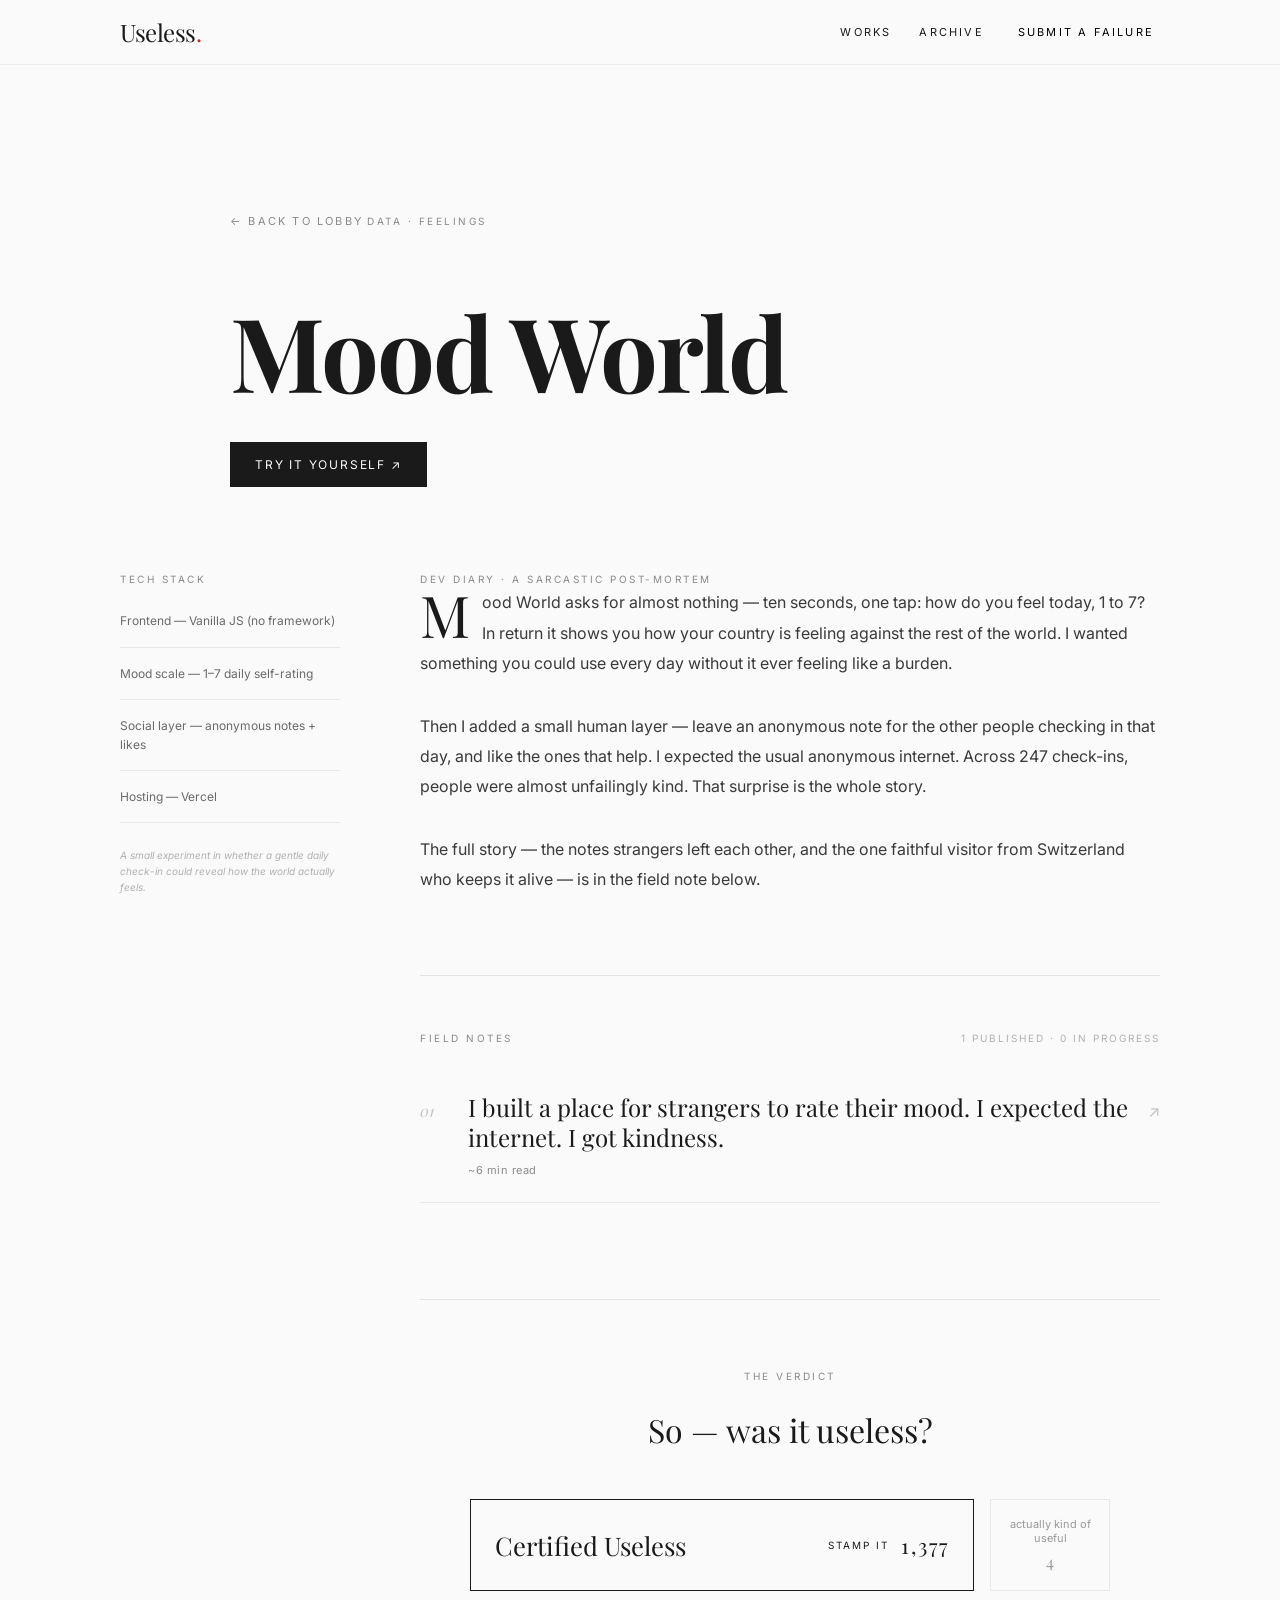
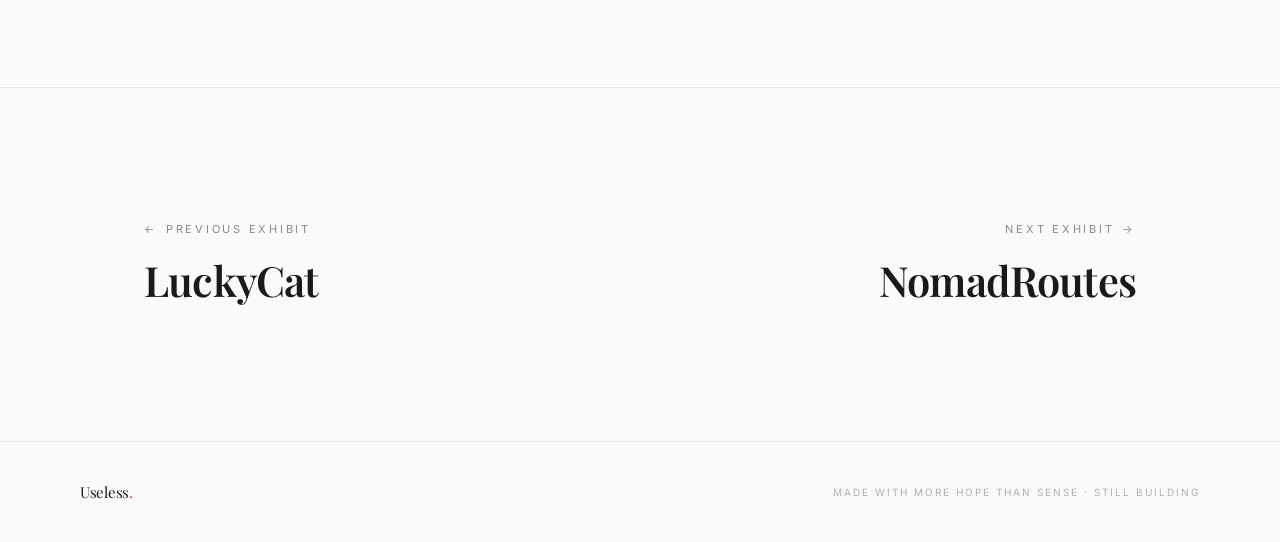
<file: moodworld.html>
<!DOCTYPE html>
<html lang="en">
<head>
<meta charset="utf-8" />
<meta name="viewport" content="width=device-width, initial-scale=1" />
<title>Mood World — Useless.</title>
<meta name="description" content="Mood World: a 10-second daily mood check-in showing how your country feels versus the rest of the world. I expected internet negativity — 247 strangers showed me kindness instead." />
<meta name="google-site-verification" content="MYq0yzwps03jFdGotB3OZwV_66gnTtj2KEARQ8NL6-0" />
<link rel="canonical" href="https://useless-museum.pages.dev/moodworld.html" />
<meta property="og:site_name" content="Useless." />
<meta property="og:title" content="Mood World · Useless." />
<meta property="og:description" content="Mood World: a 10-second daily mood check-in showing how your country feels versus the rest of the world. I expected internet negativity — 247 strangers showed me kindness instead." />
<meta property="og:type" content="website" />
<meta property="og:url" content="https://useless-museum.pages.dev/moodworld.html" />
<meta name="twitter:card" content="summary_large_image" />
<meta name="theme-color" content="#FAFAFA" />
<link rel="preconnect" href="https://fonts.googleapis.com">
<link rel="preconnect" href="https://fonts.gstatic.com" crossorigin>
<link href="https://fonts.googleapis.com/css2?family=Playfair+Display:ital,wght@0,400;0,500;0,600;0,700;1,400;1,500&family=Inter:wght@400;500;600&display=swap" rel="stylesheet">
<link rel="stylesheet" href="styles.css">
<script async src="https://www.googletagmanager.com/gtag/js?id=G-MBBKFRRSNZ"></script>
<script>
  window.dataLayer = window.dataLayer || [];
  function gtag(){dataLayer.push(arguments);}
  gtag('js', new Date());
  gtag('config', 'G-MBBKFRRSNZ');
</script>
</head>
<body>
<header>
  <div class="wrap hbar">
    <a href="index.html" class="logo hoverred">Useless<span class="dot">.</span></a>
    <nav class="navlinks">
      <a href="index.html#works" class="navlink hoverred">Works</a>
      <a href="index.html#archive" class="navlink hoverred hideS">Archive</a>
      <button class="navlink hoverred" data-submit>Submit a failure</button>
    </nav>
  </div>
</header>
<article>
  <section class="ex-hero">
    <a href="index.html" class="backlink hoverred">&#8592; Back to lobby</a>
    <span class="tag">Data · Feelings</span>
    <h1 class="serif">Mood World</h1>
    <a href="https://moodworld.vercel.app/" class="tryapp" target="_blank" rel="noopener">Try it yourself &#8599;</a>
  </section>
  <section class="ex-body">
    <div class="ex-grid">
      <aside class="side">
        <span class="tag">Tech stack</span>
        <ul class="stacklist"><li>Frontend — Vanilla JS (no framework)</li><li>Mood scale — 1–7 daily self-rating</li><li>Social layer — anonymous notes + likes</li><li>Hosting — Vercel</li></ul>
        <p class="affil">A small experiment in whether a gentle daily check-in could reveal how the world actually feels.</p>
      </aside>
      <div>
        <span class="tag">Dev diary &middot; a sarcastic post-mortem</span>
        <div class="diary"><p><span class="drop">M</span>ood World asks for almost nothing — ten seconds, one tap: how do you feel today, 1 to 7? In return it shows you how your country is feeling against the rest of the world. I wanted something you could use every day without it ever feeling like a burden.</p><p>Then I added a small human layer — leave an anonymous note for the other people checking in that day, and like the ones that help. I expected the usual anonymous internet. Across 247 check-ins, people were almost unfailingly kind. That surprise is the whole story.</p><p>The full story — the notes strangers left each other, and the one faithful visitor from Switzerland who keeps it alive — is in the field note below.</p></div>
        <div class="fieldnotes">
          <div class="fn-head"><span class="tag">Field notes</span><span class="fn-count">1 published &middot; 0 in progress</span></div>
          <div class="fn-list"><a class="fn-item" href="moodworld-people-are-kinder-than-i-expected.html">
        <span class="fn-no">01</span>
        <div class="fn-main"><p class="fn-t">I built a place for strangers to rate their mood. I expected the internet. I got kindness.</p><span class="fn-meta">~6 min read</span></div>
        <span class="fn-arrow" aria-hidden="true">&#8599;</span>
      </a></div>
        </div>
        <div class="verdict">
          <span class="tag">The verdict</span>
          <p class="q serif">So — was it useless?</p>
          <div class="vote-row">
            <button class="vote-big" id="vote-yes">
              <span class="vlabel">Certified Useless</span>
              <span class="vmeta">Stamp it <span class="vnum" id="yes-num">1,377</span></span>
              <span class="stamp" id="yes-stamp"><span>Certified</span></span>
            </button>
            <button class="vote-small" id="vote-no">
              <span class="vlabel">actually kind of useful</span>
              <span class="vnum" id="no-num">4</span>
              <span class="stamp" id="no-stamp"><span>Noted</span></span>
            </button>
          </div>
        </div>
      </div>
    </div>
  </section>
  <nav class="nextnav">
    <div class="nextnav-inner">
      <a class="nnav left" href="luckycat.html"><span class="dir"><span aria-hidden="true">&#8592;</span> Previous exhibit</span><div class="nt serif">LuckyCat</div></a>
      <a class="nnav right" href="nomadroutes.html"><span class="dir">Next exhibit <span aria-hidden="true">&#8594;</span></span><div class="nt serif">NomadRoutes</div></a>
    </div>
  </nav>
</article>
<footer>
  <div class="wrap foot">
    <a href="index.html" class="logo" style="font-size:15px;">Useless<span class="dot">.</span></a>
    <span class="fnote">Made with more hope than sense · Still building</span>
  </div>
</footer>
<div class="modal-bg" id="modal">
  <div class="modal">
    <button class="modal-x" id="modal-x" aria-label="Close">&#10005;</button>
    <span class="tag">your turn</span>
    <h3 class="serif">Throw it at me.</h3>
    <p>A dead side project. A tool only you use. An idea that never left the napkin. I'll put it on the shelf.</p>
    <a href="mailto:hello@example.com?subject=I%20made%20something%20useless" class="modal-send">Send me your useless thing &#8599;</a>
  </div>
</div>
<div class="toast" id="toast"></div>
<button class="totop" id="totop" aria-label="Back to top">
  <svg viewBox="0 0 24 24" fill="none" stroke="currentColor" stroke-width="2" stroke-linecap="round" stroke-linejoin="round"><path d="M12 19V5"/><path d="M5 12l7-7 7 7"/></svg>
</button>
<script>

var modal=document.getElementById('modal');
document.addEventListener('click',function(e){
  if(e.target.closest('[data-submit]')){ modal.classList.add('open'); }
});
document.getElementById('modal-x').addEventListener('click',function(){modal.classList.remove('open');});
modal.addEventListener('click',function(e){ if(e.target.id==='modal') modal.classList.remove('open'); });
var toastTimer;
function toast(m){var el=document.getElementById('toast');el.textContent=m;el.classList.add('show');clearTimeout(toastTimer);toastTimer=setTimeout(function(){el.classList.remove('show');},2600);}
/* back to top */
var totop=document.getElementById('totop');
if(totop){
  window.addEventListener('scroll',function(){ if(window.scrollY>400) totop.classList.add('show'); else totop.classList.remove('show'); });
  totop.addEventListener('click',function(){ window.scrollTo({top:0, behavior:'smooth'}); });
}

function fireStamp(el){el.classList.remove('fire');void el.offsetWidth;el.classList.add('fire');}
document.getElementById('vote-yes').addEventListener('click',function(){var n=document.getElementById('yes-num');n.textContent=(parseInt(n.textContent.replace(/,/g,''),10)+1).toLocaleString();fireStamp(document.getElementById('yes-stamp'));toast('Thank you for your honesty.');});
document.getElementById('vote-no').addEventListener('click',function(){var n=document.getElementById('no-num');n.textContent=(parseInt(n.textContent.replace(/,/g,''),10)+1).toLocaleString();fireStamp(document.getElementById('no-stamp'));toast('Your standards are worryingly low.');});
</script>
</body></html>
</file>
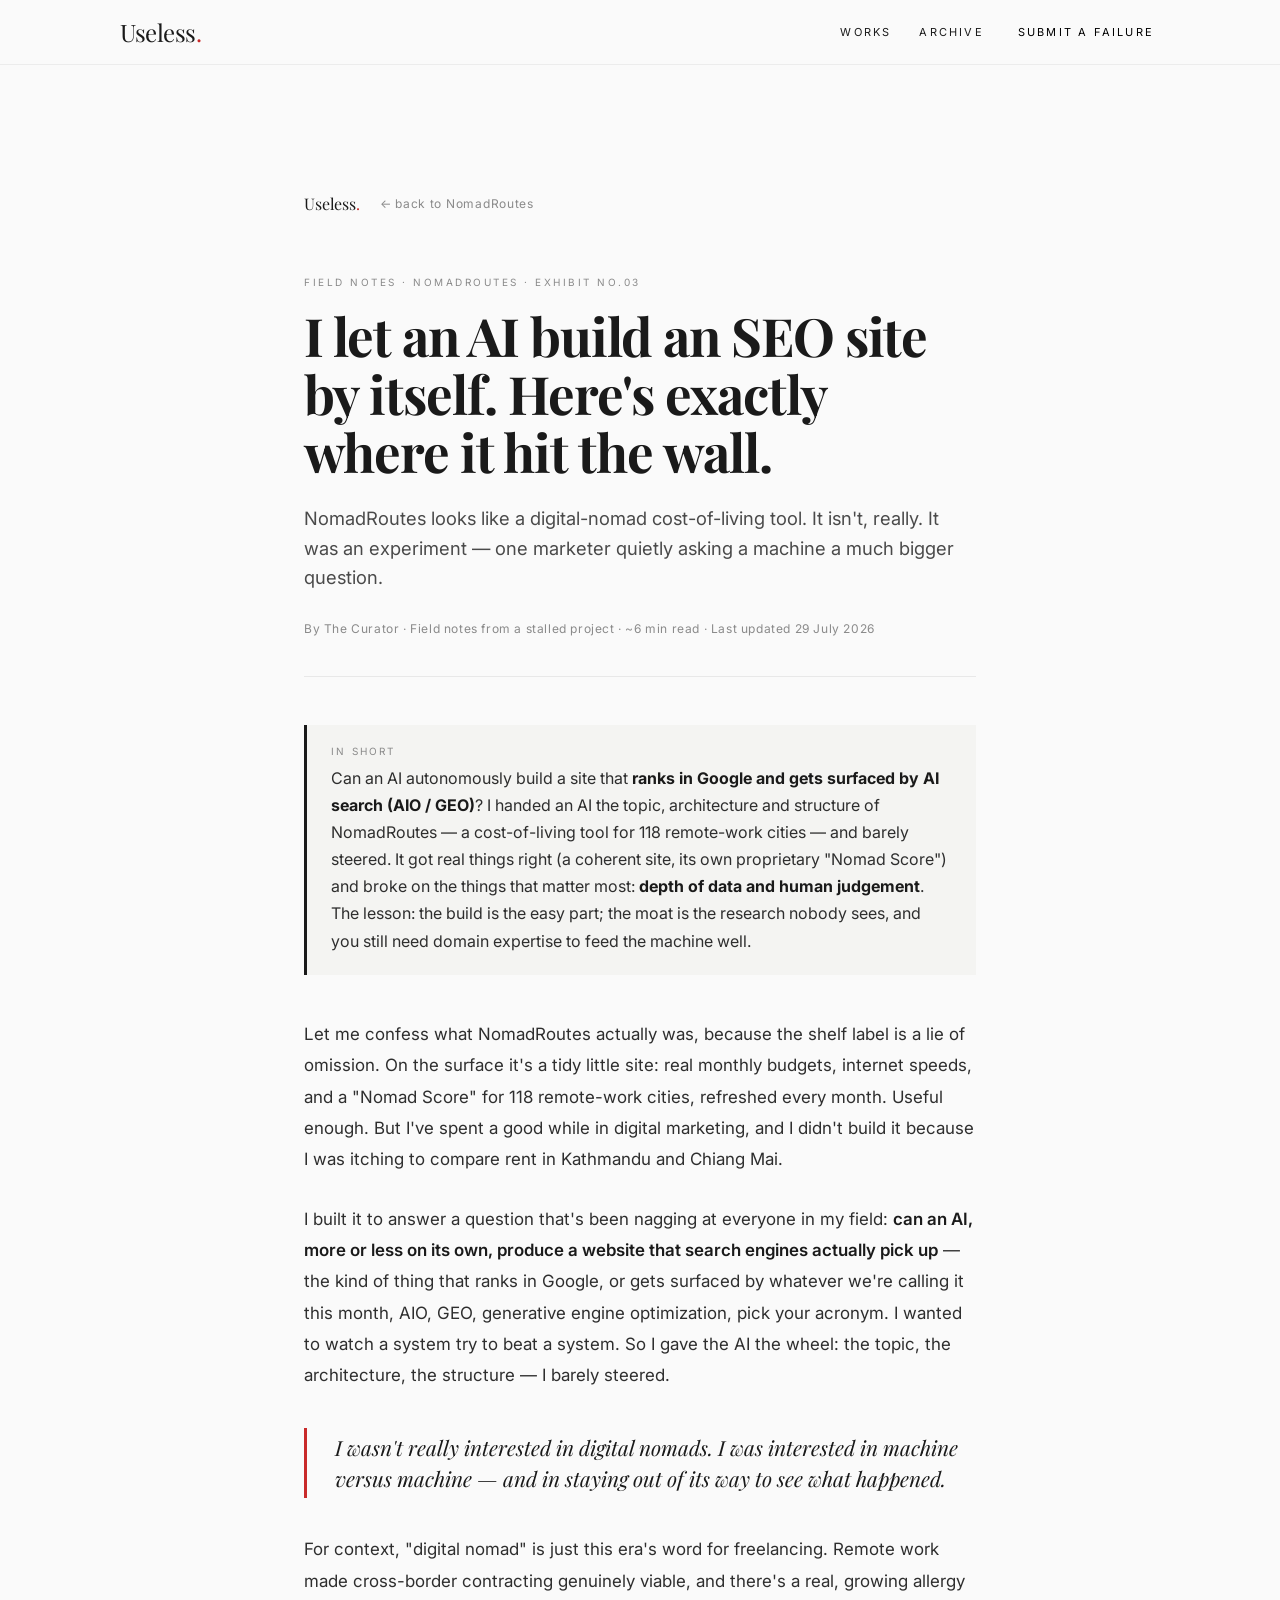
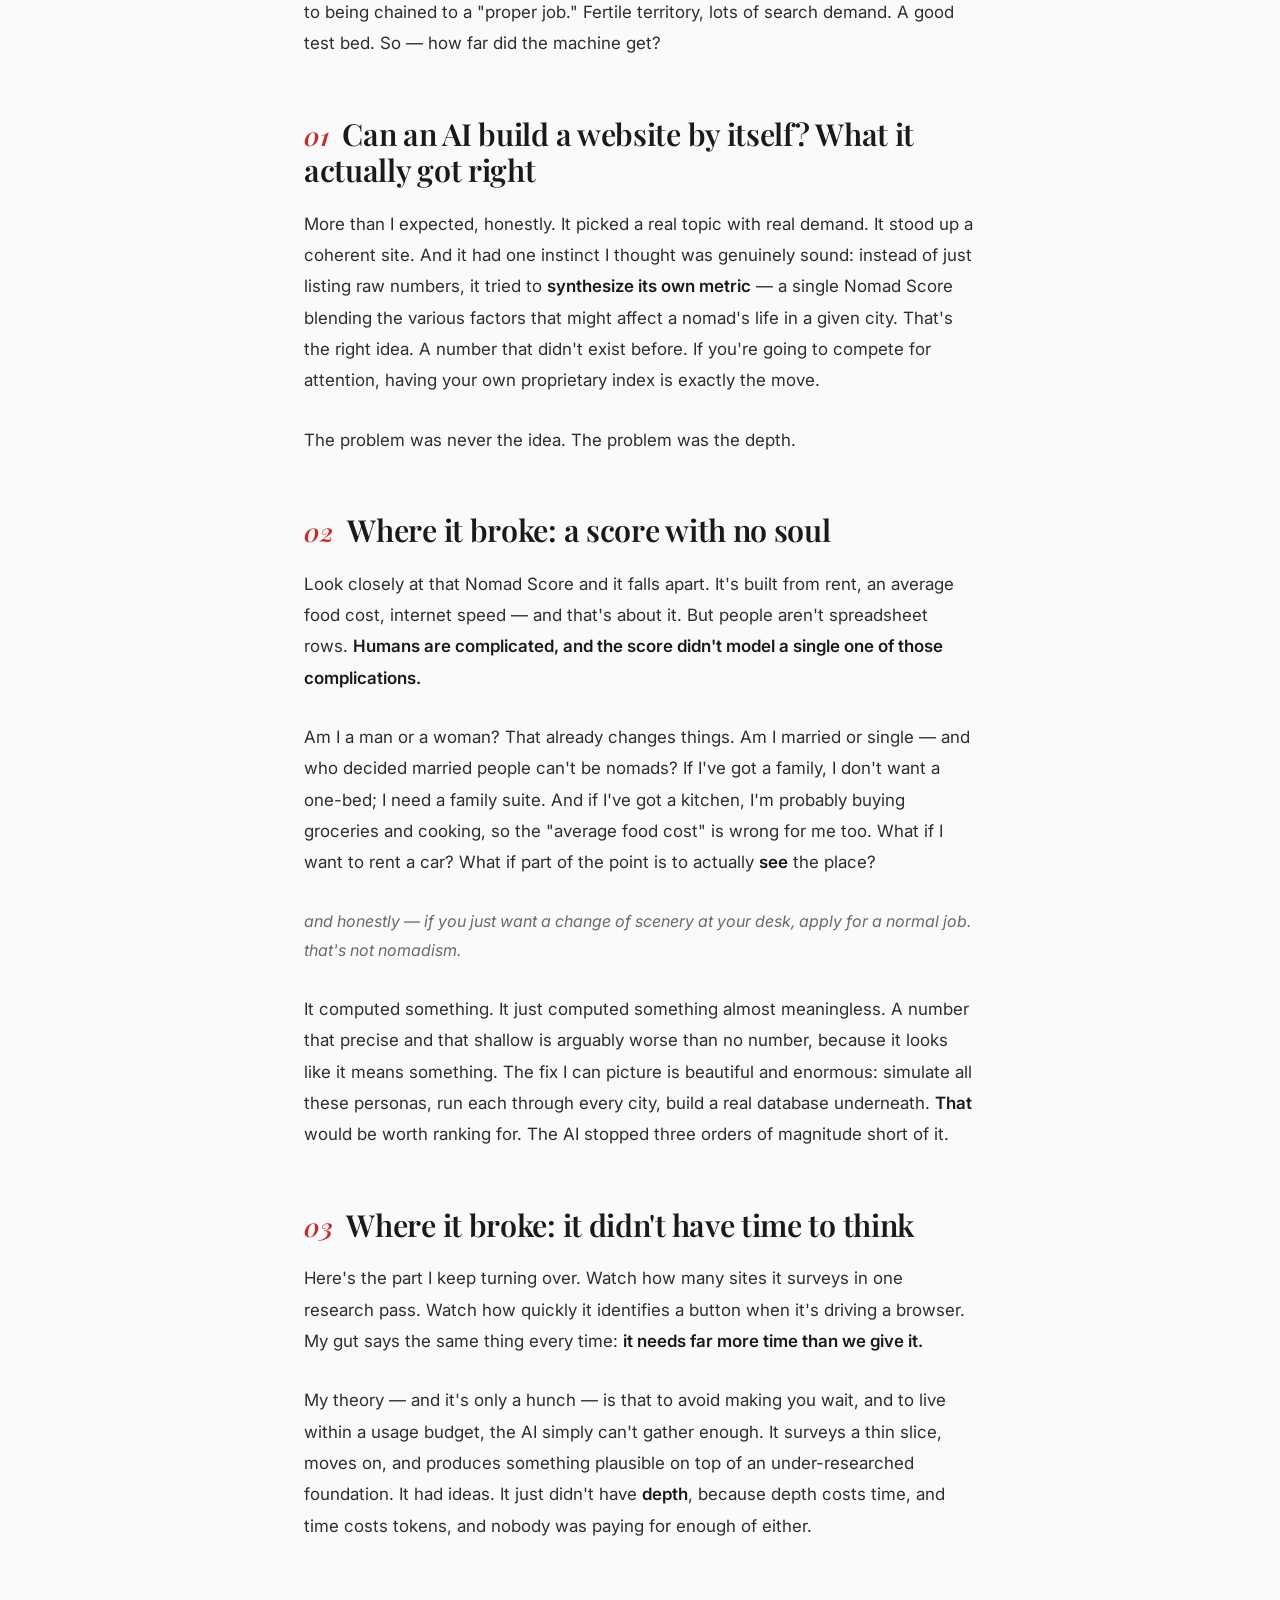
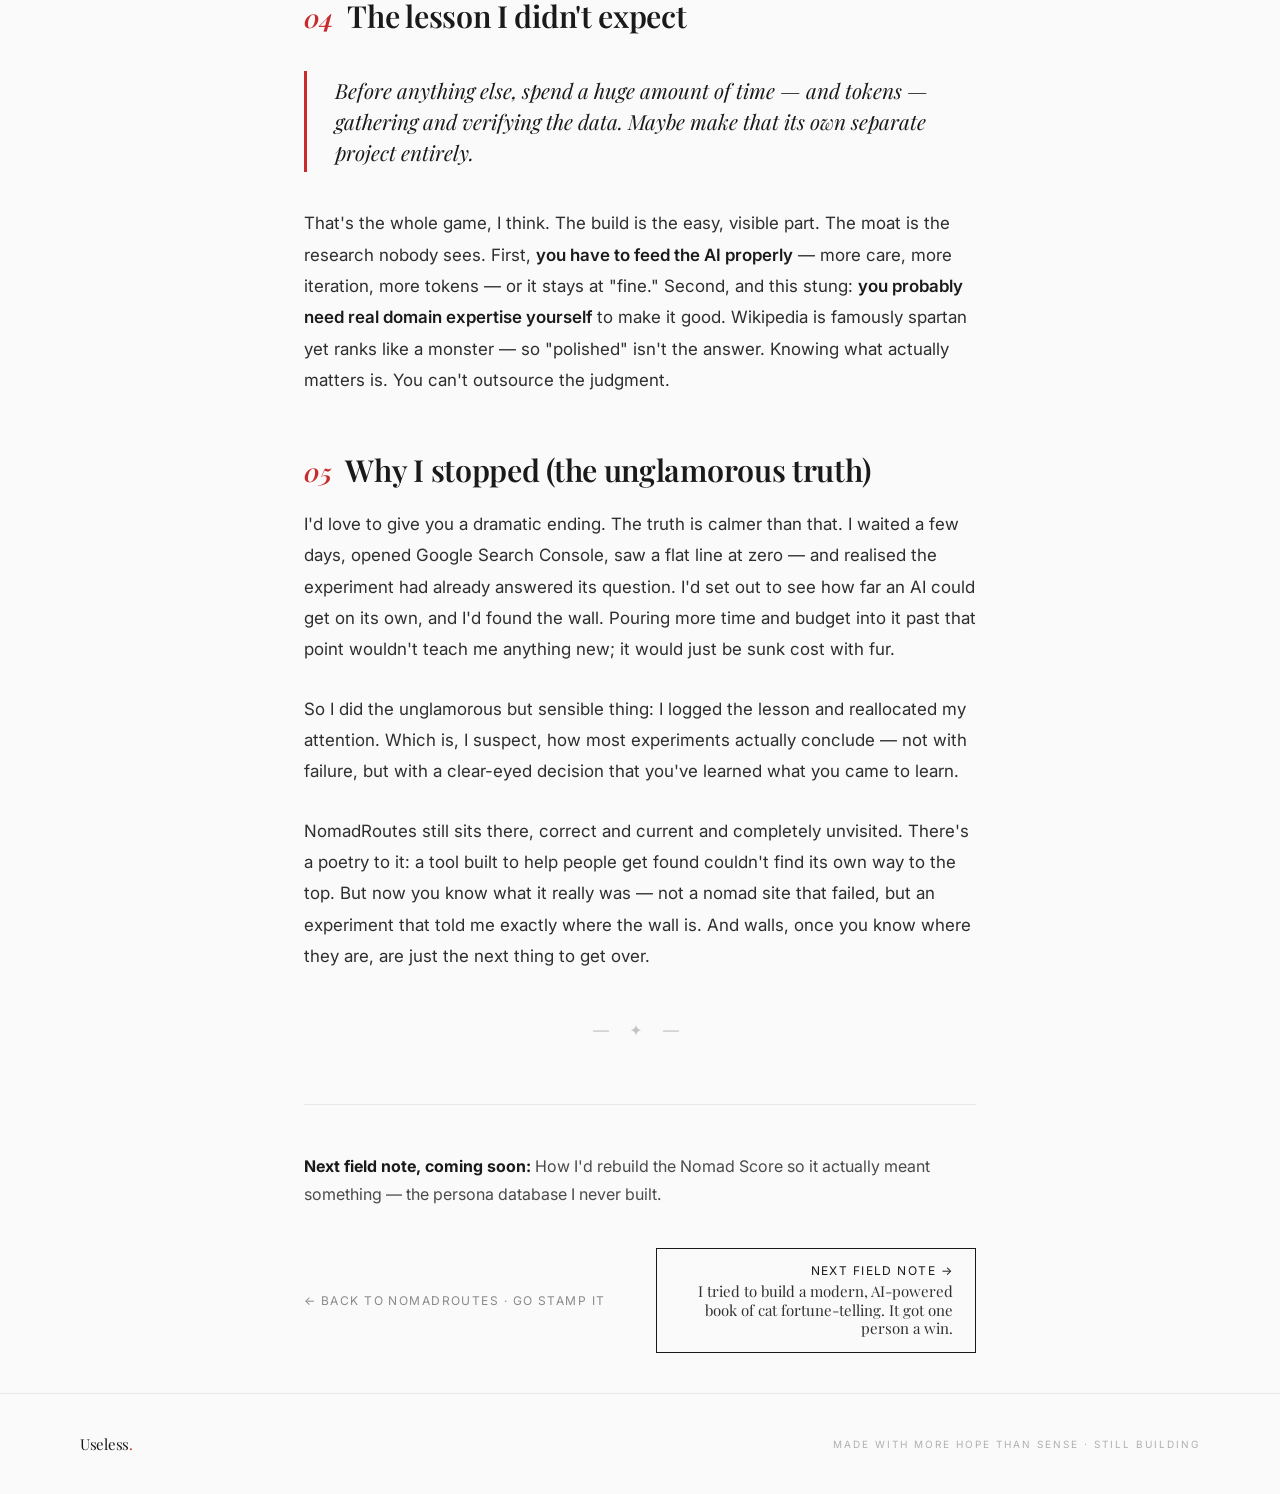
<file: nomadroutes-ai-experiment.html>
<!DOCTYPE html>
<html lang="en">
<head>
<meta charset="utf-8" />
<meta name="viewport" content="width=device-width, initial-scale=1" />
<title>I let an AI build an SEO site by itself. Here's exactly where it hit the wall. · Useless.</title>
<meta name="description" content="Can an AI build a website that ranks in Google — on its own? A digital marketer ran the experiment on NomadRoutes. What it got right, and exactly where it broke." />
<meta name="google-site-verification" content="MYq0yzwps03jFdGotB3OZwV_66gnTtj2KEARQ8NL6-0" />
<link rel="canonical" href="https://useless-museum.pages.dev/nomadroutes-ai-experiment.html" />
<meta property="og:site_name" content="Useless." />
<meta property="og:title" content="I let an AI build an SEO site by itself. Here's exactly where it hit the wall." />
<meta property="og:description" content="Can an AI build a website that ranks in Google — on its own? A digital marketer ran the experiment on NomadRoutes. What it got right, and exactly where it broke." />
<meta property="og:type" content="article" />
<meta property="og:url" content="https://useless-museum.pages.dev/nomadroutes-ai-experiment.html" />
<meta name="twitter:card" content="summary_large_image" />
<meta name="theme-color" content="#FAFAFA" />
<link rel="preconnect" href="https://fonts.googleapis.com">
<link rel="preconnect" href="https://fonts.gstatic.com" crossorigin>
<link href="https://fonts.googleapis.com/css2?family=Playfair+Display:ital,wght@0,400;0,500;0,600;0,700;1,400;1,500&family=Inter:wght@400;500;600&display=swap" rel="stylesheet">
<link rel="stylesheet" href="styles.css">
<script async src="https://www.googletagmanager.com/gtag/js?id=G-MBBKFRRSNZ"></script>
<script>
  window.dataLayer = window.dataLayer || [];
  function gtag(){dataLayer.push(arguments);}
  gtag('js', new Date());
  gtag('config', 'G-MBBKFRRSNZ');
</script>
</head>
<body>
<header>
  <div class="wrap hbar">
    <a href="index.html" class="logo hoverred">Useless<span class="dot">.</span></a>
    <nav class="navlinks">
      <a href="index.html#works" class="navlink hoverred">Works</a>
      <a href="index.html#archive" class="navlink hoverred hideS">Archive</a>
      <button class="navlink hoverred" data-submit>Submit a failure</button>
    </nav>
  </div>
</header>
<article>
  <div class="art-wrap">
    <div class="art-crumbs">
      <a href="index.html" class="art-home hoverred">Useless<span class="dot">.</span></a>
      <a href="nomadroutes.html" class="art-back hoverred">&#8592; back to NomadRoutes</a>
    </div>
    <span class="tag">field notes · NomadRoutes · exhibit no.03</span>
    <h1 class="art-title serif">I let an AI build an SEO site by itself. Here's exactly where it hit the wall.</h1>
    <p class="art-standfirst">NomadRoutes looks like a digital-nomad cost-of-living tool. It isn't, really. It was an experiment — one marketer quietly asking a machine a much bigger question.</p>
    <p class="art-byline">By The Curator · Field notes from a stalled project · ~6 min read &middot; <time datetime="2026-07-29">Last updated 29 July 2026</time></p>
    <div class="art-tldr"><span class="art-tldr-label">In short</span><p>Can an AI autonomously build a site that <strong>ranks in Google and gets surfaced by AI search (AIO / GEO)</strong>? I handed an AI the topic, architecture and structure of NomadRoutes — a cost-of-living tool for 118 remote-work cities — and barely steered. It got real things right (a coherent site, its own proprietary "Nomad Score") and broke on the things that matter most: <strong>depth of data and human judgement</strong>. The lesson: the build is the easy part; the moat is the research nobody sees, and you still need domain expertise to feed the machine well.</p></div>
    <div class="art-body">
<p>Let me confess what NomadRoutes actually was, because the shelf label is a lie of omission. On the surface it's a tidy little site: real monthly budgets, internet speeds, and a "Nomad Score" for 118 remote-work cities, refreshed every month. Useful enough. But I've spent a good while in digital marketing, and I didn't build it because I was itching to compare rent in Kathmandu and Chiang Mai.</p>
<p>I built it to answer a question that's been nagging at everyone in my field: <strong>can an AI, more or less on its own, produce a website that search engines actually pick up</strong> — the kind of thing that ranks in Google, or gets surfaced by whatever we're calling it this month, AIO, GEO, generative engine optimization, pick your acronym. I wanted to watch a system try to beat a system. So I gave the AI the wheel: the topic, the architecture, the structure — I barely steered.</p>
<blockquote>I wasn't really interested in digital nomads. I was interested in machine versus machine — and in staying out of its way to see what happened.</blockquote>
<p>For context, "digital nomad" is just this era's word for freelancing. Remote work made cross-border contracting genuinely viable, and there's a real, growing allergy to being chained to a "proper job." Fertile territory, lots of search demand. A good test bed. So — how far did the machine get?</p>
<h2><span class="hn">01</span>Can an AI build a website by itself? What it actually got right</h2>
<p>More than I expected, honestly. It picked a real topic with real demand. It stood up a coherent site. And it had one instinct I thought was genuinely sound: instead of just listing raw numbers, it tried to <strong>synthesize its own metric</strong> — a single Nomad Score blending the various factors that might affect a nomad's life in a given city. That's the right idea. A number that didn't exist before. If you're going to compete for attention, having your own proprietary index is exactly the move.</p>
<p>The problem was never the idea. The problem was the depth.</p>
<h2><span class="hn">02</span>Where it broke: a score with no soul</h2>
<p>Look closely at that Nomad Score and it falls apart. It's built from rent, an average food cost, internet speed — and that's about it. But people aren't spreadsheet rows. <strong>Humans are complicated, and the score didn't model a single one of those complications.</strong></p>
<p>Am I a man or a woman? That already changes things. Am I married or single — and who decided married people can't be nomads? If I've got a family, I don't want a one-bed; I need a family suite. And if I've got a kitchen, I'm probably buying groceries and cooking, so the "average food cost" is wrong for me too. What if I want to rent a car? What if part of the point is to actually <strong>see</strong> the place?</p>
<p class="aside">and honestly — if you just want a change of scenery at your desk, apply for a normal job. that's not nomadism.</p>
<p>It computed something. It just computed something almost meaningless. A number that precise and that shallow is arguably worse than no number, because it looks like it means something. The fix I can picture is beautiful and enormous: simulate all these personas, run each through every city, build a real database underneath. <strong>That</strong> would be worth ranking for. The AI stopped three orders of magnitude short of it.</p>
<h2><span class="hn">03</span>Where it broke: it didn't have time to think</h2>
<p>Here's the part I keep turning over. Watch how many sites it surveys in one research pass. Watch how quickly it identifies a button when it's driving a browser. My gut says the same thing every time: <strong>it needs far more time than we give it.</strong></p>
<p>My theory — and it's only a hunch — is that to avoid making you wait, and to live within a usage budget, the AI simply can't gather enough. It surveys a thin slice, moves on, and produces something plausible on top of an under-researched foundation. It had ideas. It just didn't have <strong>depth</strong>, because depth costs time, and time costs tokens, and nobody was paying for enough of either.</p>
<h2><span class="hn">04</span>The lesson I didn't expect</h2>
<blockquote>Before anything else, spend a huge amount of time — and tokens — gathering and verifying the data. Maybe make that its own separate project entirely.</blockquote>
<p>That's the whole game, I think. The build is the easy, visible part. The moat is the research nobody sees. First, <strong>you have to feed the AI properly</strong> — more care, more iteration, more tokens — or it stays at "fine." Second, and this stung: <strong>you probably need real domain expertise yourself</strong> to make it good. Wikipedia is famously spartan yet ranks like a monster — so "polished" isn't the answer. Knowing what actually matters is. You can't outsource the judgment.</p>
<h2><span class="hn">05</span>Why I stopped (the unglamorous truth)</h2>
<p>I'd love to give you a dramatic ending. The truth is calmer than that. I waited a few days, opened Google Search Console, saw a flat line at zero — and realised the experiment had already answered its question. I'd set out to see how far an AI could get on its own, and I'd found the wall. Pouring more time and budget into it past that point wouldn't teach me anything new; it would just be sunk cost with fur.</p>
<p>So I did the unglamorous but sensible thing: I logged the lesson and reallocated my attention. Which is, I suspect, how most experiments actually conclude — not with failure, but with a clear-eyed decision that you've learned what you came to learn.</p>
<p>NomadRoutes still sits there, correct and current and completely unvisited. There's a poetry to it: a tool built to help people get found couldn't find its own way to the top. But now you know what it really was — not a nomad site that failed, but an experiment that told me exactly where the wall is. And walls, once you know where they are, are just the next thing to get over.</p>
<div class="art-divider">— ✦ —</div>
</div>
    <div class="art-foot">
      <p class="art-nextnote"><strong>Next field note, coming soon:</strong> How I'd rebuild the Nomad Score so it actually meant something — the persona database I never built.</p>
      <div class="art-actions">
        <a class="art-cta" href="nomadroutes.html">&#8592; Back to NomadRoutes &middot; go stamp it</a>
        <a class="art-cta primary alt" href="luckycat-lucky-cat-census.html">Next field note &#8594;<span class="art-cta-sub">I tried to build a modern, AI-powered book of cat fortune-telling. It got one person a win.</span></a>
      </div>
    </div>
  </div>
</article>
<footer>
  <div class="wrap foot">
    <a href="index.html" class="logo" style="font-size:15px;">Useless<span class="dot">.</span></a>
    <span class="fnote">Made with more hope than sense · Still building</span>
  </div>
</footer>
<div class="modal-bg" id="modal">
  <div class="modal">
    <button class="modal-x" id="modal-x" aria-label="Close">&#10005;</button>
    <span class="tag">your turn</span>
    <h3 class="serif">Throw it at me.</h3>
    <p>A dead side project. A tool only you use. An idea that never left the napkin. I'll put it on the shelf.</p>
    <a href="mailto:hello@example.com?subject=I%20made%20something%20useless" class="modal-send">Send me your useless thing &#8599;</a>
  </div>
</div>
<div class="toast" id="toast"></div>
<button class="totop" id="totop" aria-label="Back to top">
  <svg viewBox="0 0 24 24" fill="none" stroke="currentColor" stroke-width="2" stroke-linecap="round" stroke-linejoin="round"><path d="M12 19V5"/><path d="M5 12l7-7 7 7"/></svg>
</button>
<script>
var modal=document.getElementById('modal');
document.addEventListener('click',function(e){
  if(e.target.closest('[data-submit]')){ modal.classList.add('open'); }
});
document.getElementById('modal-x').addEventListener('click',function(){modal.classList.remove('open');});
modal.addEventListener('click',function(e){ if(e.target.id==='modal') modal.classList.remove('open'); });
var toastTimer;
function toast(m){var el=document.getElementById('toast');el.textContent=m;el.classList.add('show');clearTimeout(toastTimer);toastTimer=setTimeout(function(){el.classList.remove('show');},2600);}
/* back to top */
var totop=document.getElementById('totop');
if(totop){
  window.addEventListener('scroll',function(){ if(window.scrollY>400) totop.classList.add('show'); else totop.classList.remove('show'); });
  totop.addEventListener('click',function(){ window.scrollTo({top:0, behavior:'smooth'}); });
}
</script>
</body></html>
</file>
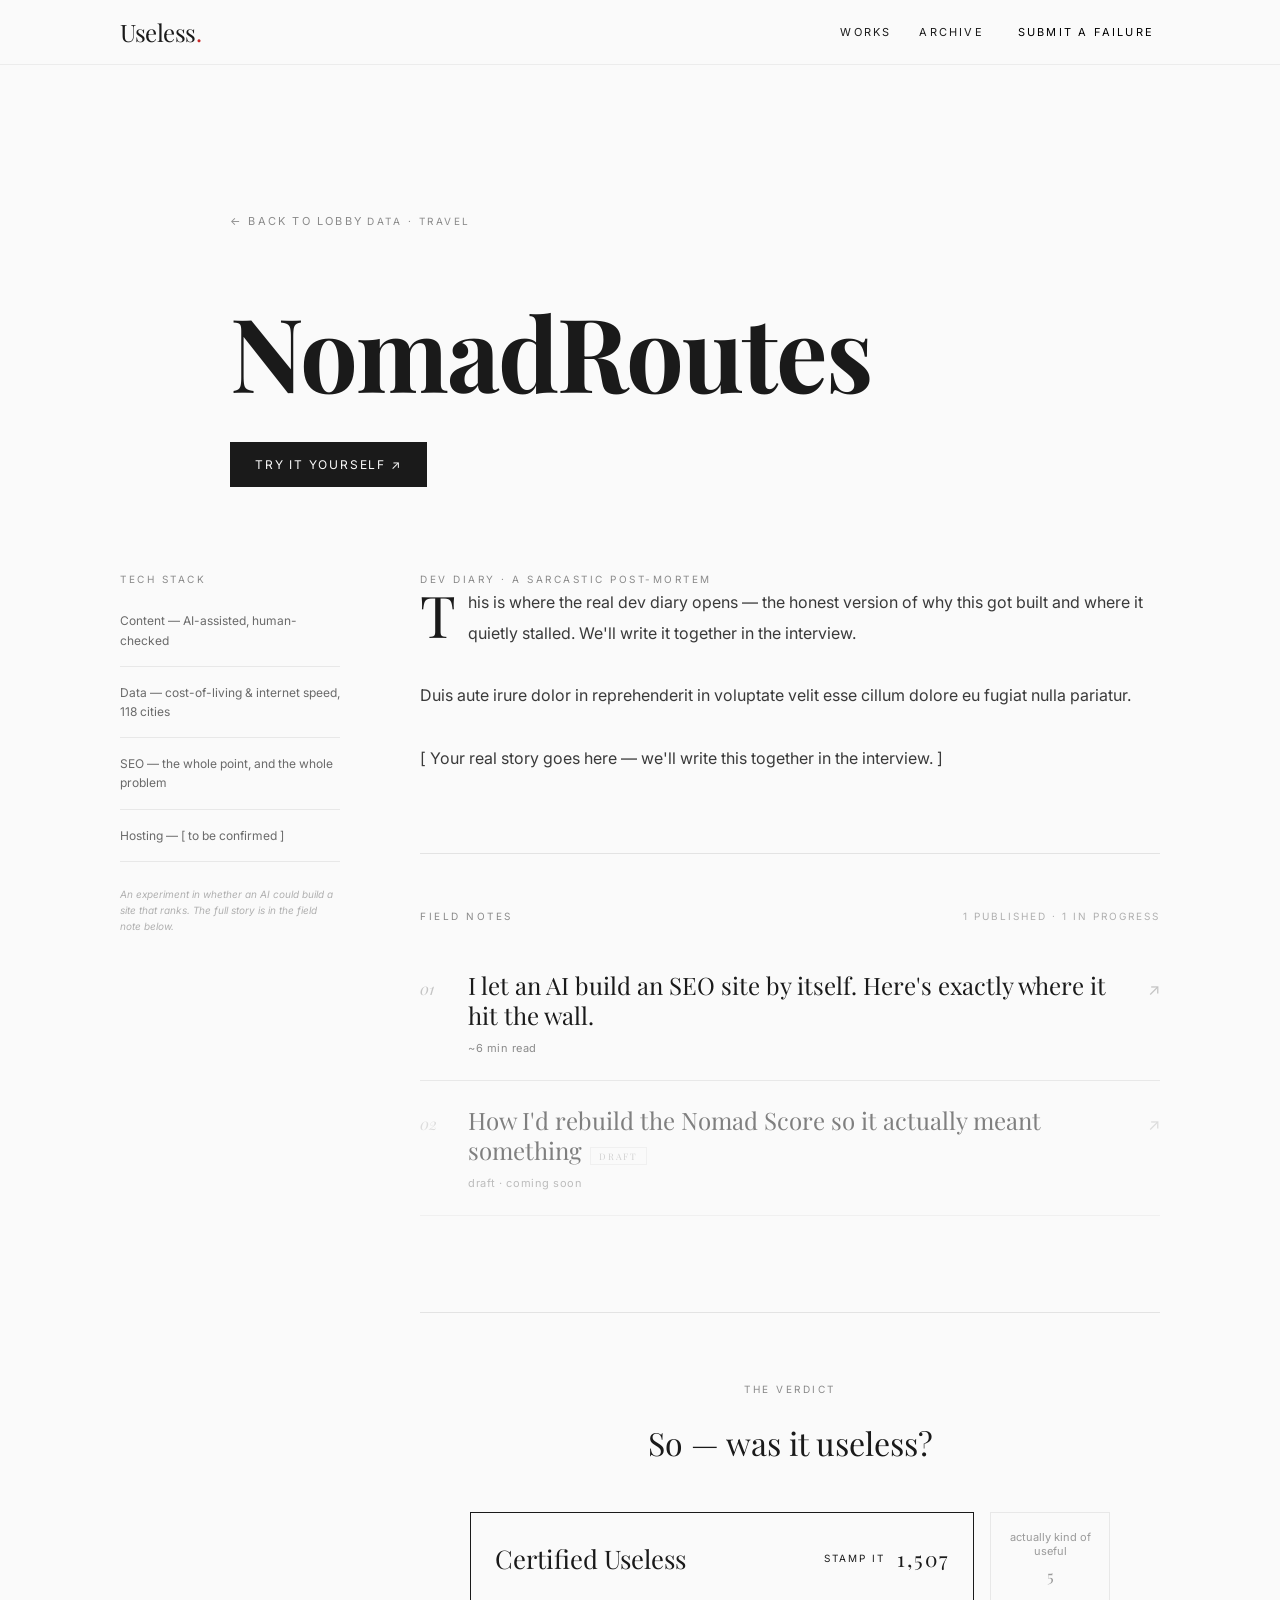
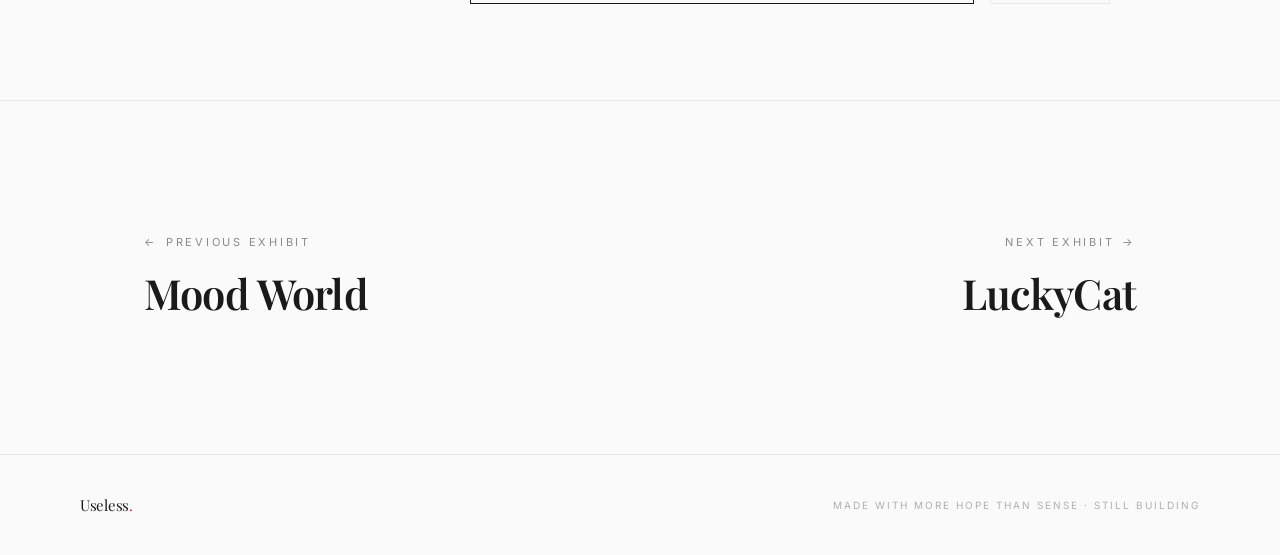
<file: nomadroutes.html>
<!DOCTYPE html>
<html lang="en">
<head>
<meta charset="utf-8" />
<meta name="viewport" content="width=device-width, initial-scale=1" />
<title>NomadRoutes — Useless.</title>
<meta name="description" content="NomadRoutes: real monthly budgets and internet speeds for 118 remote-work cities. Built to help people get found online — Google never found it." />
<meta name="google-site-verification" content="MYq0yzwps03jFdGotB3OZwV_66gnTtj2KEARQ8NL6-0" />
<link rel="canonical" href="https://useless-museum.pages.dev/nomadroutes.html" />
<meta property="og:site_name" content="Useless." />
<meta property="og:title" content="NomadRoutes · Useless." />
<meta property="og:description" content="NomadRoutes: real monthly budgets and internet speeds for 118 remote-work cities. Built to help people get found online — Google never found it." />
<meta property="og:type" content="website" />
<meta property="og:url" content="https://useless-museum.pages.dev/nomadroutes.html" />
<meta name="twitter:card" content="summary_large_image" />
<meta name="theme-color" content="#FAFAFA" />
<link rel="preconnect" href="https://fonts.googleapis.com">
<link rel="preconnect" href="https://fonts.gstatic.com" crossorigin>
<link href="https://fonts.googleapis.com/css2?family=Playfair+Display:ital,wght@0,400;0,500;0,600;0,700;1,400;1,500&family=Inter:wght@400;500;600&display=swap" rel="stylesheet">
<link rel="stylesheet" href="styles.css">
<script async src="https://www.googletagmanager.com/gtag/js?id=G-MBBKFRRSNZ"></script>
<script>
  window.dataLayer = window.dataLayer || [];
  function gtag(){dataLayer.push(arguments);}
  gtag('js', new Date());
  gtag('config', 'G-MBBKFRRSNZ');
</script>
</head>
<body>
<header>
  <div class="wrap hbar">
    <a href="index.html" class="logo hoverred">Useless<span class="dot">.</span></a>
    <nav class="navlinks">
      <a href="index.html#works" class="navlink hoverred">Works</a>
      <a href="index.html#archive" class="navlink hoverred hideS">Archive</a>
      <button class="navlink hoverred" data-submit>Submit a failure</button>
    </nav>
  </div>
</header>
<article>
  <section class="ex-hero">
    <a href="index.html" class="backlink hoverred">&#8592; Back to lobby</a>
    <span class="tag">Data · Travel</span>
    <h1 class="serif">NomadRoutes</h1>
    <a href="#" class="tryapp" target="_blank" rel="noopener">Try it yourself &#8599;</a>
  </section>
  <section class="ex-body">
    <div class="ex-grid">
      <aside class="side">
        <span class="tag">Tech stack</span>
        <ul class="stacklist"><li>Content — AI-assisted, human-checked</li><li>Data — cost-of-living &amp; internet speed, 118 cities</li><li>SEO — the whole point, and the whole problem</li><li>Hosting — [ to be confirmed ]</li></ul>
        <p class="affil">An experiment in whether an AI could build a site that ranks. The full story is in the field note below.</p>
      </aside>
      <div>
        <span class="tag">Dev diary &middot; a sarcastic post-mortem</span>
        <div class="diary"><p><span class="drop">T</span>his is where the real dev diary opens — the honest version of why this got built and where it quietly stalled. We'll write it together in the interview.</p><p>Duis aute irure dolor in reprehenderit in voluptate velit esse cillum dolore eu fugiat nulla pariatur.</p><p>[ Your real story goes here — we'll write this together in the interview. ]</p></div>
        <div class="fieldnotes">
          <div class="fn-head"><span class="tag">Field notes</span><span class="fn-count">1 published &middot; 1 in progress</span></div>
          <div class="fn-list"><a class="fn-item" href="nomadroutes-ai-experiment.html">
        <span class="fn-no">01</span>
        <div class="fn-main"><p class="fn-t">I let an AI build an SEO site by itself. Here's exactly where it hit the wall.</p><span class="fn-meta">~6 min read</span></div>
        <span class="fn-arrow" aria-hidden="true">&#8599;</span>
      </a><div class="fn-item draft">
        <span class="fn-no">02</span>
        <div class="fn-main"><p class="fn-t">How I'd rebuild the Nomad Score so it actually meant something<span class="fn-draft-tag">draft</span></p><span class="fn-meta">draft · coming soon</span></div>
        <span class="fn-arrow" aria-hidden="true">&#8599;</span>
      </div></div>
        </div>
        <div class="verdict">
          <span class="tag">The verdict</span>
          <p class="q serif">So — was it useless?</p>
          <div class="vote-row">
            <button class="vote-big" id="vote-yes">
              <span class="vlabel">Certified Useless</span>
              <span class="vmeta">Stamp it <span class="vnum" id="yes-num">1,507</span></span>
              <span class="stamp" id="yes-stamp"><span>Certified</span></span>
            </button>
            <button class="vote-small" id="vote-no">
              <span class="vlabel">actually kind of useful</span>
              <span class="vnum" id="no-num">5</span>
              <span class="stamp" id="no-stamp"><span>Noted</span></span>
            </button>
          </div>
        </div>
      </div>
    </div>
  </section>
  <nav class="nextnav">
    <div class="nextnav-inner">
      <a class="nnav left" href="moodworld.html"><span class="dir"><span aria-hidden="true">&#8592;</span> Previous exhibit</span><div class="nt serif">Mood World</div></a>
      <a class="nnav right" href="luckycat.html"><span class="dir">Next exhibit <span aria-hidden="true">&#8594;</span></span><div class="nt serif">LuckyCat</div></a>
    </div>
  </nav>
</article>
<footer>
  <div class="wrap foot">
    <a href="index.html" class="logo" style="font-size:15px;">Useless<span class="dot">.</span></a>
    <span class="fnote">Made with more hope than sense · Still building</span>
  </div>
</footer>
<div class="modal-bg" id="modal">
  <div class="modal">
    <button class="modal-x" id="modal-x" aria-label="Close">&#10005;</button>
    <span class="tag">your turn</span>
    <h3 class="serif">Throw it at me.</h3>
    <p>A dead side project. A tool only you use. An idea that never left the napkin. I'll put it on the shelf.</p>
    <a href="mailto:hello@example.com?subject=I%20made%20something%20useless" class="modal-send">Send me your useless thing &#8599;</a>
  </div>
</div>
<div class="toast" id="toast"></div>
<button class="totop" id="totop" aria-label="Back to top">
  <svg viewBox="0 0 24 24" fill="none" stroke="currentColor" stroke-width="2" stroke-linecap="round" stroke-linejoin="round"><path d="M12 19V5"/><path d="M5 12l7-7 7 7"/></svg>
</button>
<script>

var modal=document.getElementById('modal');
document.addEventListener('click',function(e){
  if(e.target.closest('[data-submit]')){ modal.classList.add('open'); }
});
document.getElementById('modal-x').addEventListener('click',function(){modal.classList.remove('open');});
modal.addEventListener('click',function(e){ if(e.target.id==='modal') modal.classList.remove('open'); });
var toastTimer;
function toast(m){var el=document.getElementById('toast');el.textContent=m;el.classList.add('show');clearTimeout(toastTimer);toastTimer=setTimeout(function(){el.classList.remove('show');},2600);}
/* back to top */
var totop=document.getElementById('totop');
if(totop){
  window.addEventListener('scroll',function(){ if(window.scrollY>400) totop.classList.add('show'); else totop.classList.remove('show'); });
  totop.addEventListener('click',function(){ window.scrollTo({top:0, behavior:'smooth'}); });
}

function fireStamp(el){el.classList.remove('fire');void el.offsetWidth;el.classList.add('fire');}
document.getElementById('vote-yes').addEventListener('click',function(){var n=document.getElementById('yes-num');n.textContent=(parseInt(n.textContent.replace(/,/g,''),10)+1).toLocaleString();fireStamp(document.getElementById('yes-stamp'));toast('Thank you for your honesty.');});
document.getElementById('vote-no').addEventListener('click',function(){var n=document.getElementById('no-num');n.textContent=(parseInt(n.textContent.replace(/,/g,''),10)+1).toLocaleString();fireStamp(document.getElementById('no-stamp'));toast('Your standards are worryingly low.');});
</script>
</body></html>
</file>
<file: styles.css>
:root{
  --ink:#1A1A1A; --paper:#FAFAFA; --red:#C92A2A; --muted:#8A8A8A; --line:rgba(26,26,26,0.08);
}
*{box-sizing:border-box;}
html{scroll-behavior:smooth;}
body{margin:0; background:var(--paper); color:var(--ink); font-family:'Inter',system-ui,-apple-system,sans-serif; -webkit-font-smoothing:antialiased;}
.serif{font-family:'Playfair Display',Georgia,serif;}
.wrap{max-width:1120px; margin:0 auto; padding:0 24px;}
@media(min-width:768px){ .wrap{padding:0 40px;} }
a{color:inherit; text-decoration:none;}
button{font-family:inherit; cursor:pointer; border:none; background:none;}
.tag{display:inline-block; font-size:10px; letter-spacing:0.25em; text-transform:uppercase; color:var(--muted);}
.hoverred{transition:color .2s;}
.hoverred:hover{color:var(--red);}

/* HEADER */
header{position:sticky; top:0; z-index:50; background:rgba(250,250,250,0.72); backdrop-filter:blur(12px); border-bottom:1px solid rgba(26,26,26,0.06);}
.hbar{height:64px; display:flex; align-items:center; justify-content:space-between;}
.logo{font-family:'Playfair Display',serif; font-size:22px; letter-spacing:-0.02em;}
@media(min-width:768px){ .logo{font-size:24px;} }
.logo .dot{color:var(--red);}
.navlinks{display:flex; align-items:center; gap:28px;}
.navlink{font-size:11px; letter-spacing:0.2em; text-transform:uppercase;}
@media(max-width:600px){ .navlinks{gap:16px;} .navlink.hideS{display:none;} }

/* HERO */
.hero{padding-top:120px; padding-bottom:130px;}
@media(min-width:768px){ .hero{padding-top:170px; padding-bottom:190px;} }
.hero h1{font-family:'Playfair Display',serif; font-weight:600; margin:32px 0 0; line-height:1.05; letter-spacing:-0.02em; font-size:clamp(2.6rem,7vw,6rem);}
.hero .grey{color:#B0B0B0; font-style:italic;}
.hero-aside{font-family:'Playfair Display',serif; font-style:italic; color:#B0B0B0; margin:16px 0 0; font-size:clamp(1.1rem,2vw,1.6rem); letter-spacing:0.01em;}
.hero p.sub{margin:40px 0 0; max-width:34rem; color:#6A6A6A; font-size:15px; line-height:1.7;}
@media(min-width:768px){ .hero p.sub{max-width:28rem;} }
.viewcount{margin:36px 0 0; display:flex; align-items:baseline; gap:12px; flex-wrap:wrap;}
.vc-num{font-family:'Playfair Display',serif; font-size:clamp(1.6rem,3vw,2.2rem); font-variant-numeric:tabular-nums; letter-spacing:-0.01em; color:var(--ink);}
.vc-label{font-size:11px; letter-spacing:0.15em; text-transform:uppercase; color:var(--muted);}

/* FEATURE BLOCKS */
.feat{padding:64px 0; border-top:1px solid var(--line);}
@media(min-width:768px){ .feat{padding:112px 0;} }
.featgrid{display:grid; gap:40px; align-items:center;}
@media(min-width:768px){
  .featgrid{grid-template-columns:minmax(0,1fr) minmax(0,1fr); gap:80px;}
  /* reversed rows swap columns on desktop only; mobile stays image-first */
  .featgrid.rev > :first-child{order:2;}
  .featgrid.rev > :last-child{order:1;}
}
.featimg{aspect-ratio:4/3; width:100%; position:relative; overflow:hidden; background:#F0F0EE; cursor:pointer; display:block;}
.featimg .tex{position:absolute; inset:0; transition:transform .7s; background-image:repeating-linear-gradient(45deg, rgba(26,26,26,0.03) 0px, rgba(26,26,26,0.03) 1px, transparent 1px, transparent 22px);}
.featimg:hover .tex{transform:scale(1.05);}
.featimg .big{position:absolute; inset:0; display:flex; align-items:center; justify-content:center; font-family:'Playfair Display',serif; font-style:italic; font-size:clamp(4rem,8vw,7rem); color:#DADAD6; user-select:none;}
/* ---------- framed artwork (frame baked into the image) ---------- */
.framed{display:block; position:relative; width:100%; cursor:pointer; line-height:0;
  filter:drop-shadow(0 14px 30px rgba(26,26,26,0.20)); transition:transform .4s, filter .4s;}
.framed img{display:block; width:100%; height:auto;}
.framed:hover{transform:translateY(-4px); filter:drop-shadow(0 22px 44px rgba(26,26,26,0.28));}
.framed .hint{position:absolute; inset:0; display:flex; align-items:center; justify-content:center; opacity:0; transition:opacity .3s;}
.framed:hover .hint{opacity:1;}
.framed .hint span{background:rgba(26,26,26,0.82); color:#FAFAFA; font-family:'Inter',sans-serif;
  font-size:11px; letter-spacing:0.12em; text-transform:uppercase; padding:9px 18px; line-height:1;}

.feat h3{font-family:'Playfair Display',serif; font-weight:600; margin:20px 0; line-height:1; letter-spacing:-0.02em; font-size:clamp(2rem,4vw,3.4rem);}
.feat p.blurb{color:#6A6A6A; font-size:15px; line-height:1.7; max-width:28rem; margin:0 0 32px;}
.statuschip{font-size:10px; letter-spacing:0.25em; text-transform:uppercase; color:var(--red); border:1px solid rgba(201,42,42,0.3); padding:6px 12px;}
.readpm{font-size:12px; letter-spacing:0.15em; text-transform:uppercase; display:inline-flex; align-items:center; gap:6px;}

/* WORKS GRID */
.works{padding-top:130px; padding-bottom:40px; border-top:1px solid var(--line);}
.works-head{display:flex; align-items:baseline; justify-content:space-between; border-bottom:1px solid rgba(26,26,26,0.1); padding-bottom:24px; margin-bottom:16px;}
.works-head h2{font-family:'Playfair Display',serif; font-weight:600; font-size:clamp(1.8rem,4vw,3rem); letter-spacing:-0.02em; margin:0;}
.works-note{font-size:12px; color:var(--muted); line-height:1.6; margin:0 0 40px; max-width:34rem;}
.grid{display:grid; grid-template-columns:repeat(2,minmax(0,1fr)); gap:2px; background:rgba(26,26,26,0.08); border:1px solid rgba(26,26,26,0.08);}
@media(min-width:640px){ .grid{grid-template-columns:repeat(3,minmax(0,1fr));} }
@media(min-width:900px){ .grid{grid-template-columns:repeat(4,minmax(0,1fr));} }
.cell{background:var(--paper); aspect-ratio:1/1; position:relative; display:flex; flex-direction:column; justify-content:flex-end; padding:16px; transition:background .25s,color .25s; overflow:hidden;}
.cell.live{cursor:pointer;}
.cell.live:hover{background:var(--ink); color:var(--paper);}
.cell.live:hover .cell-k{color:rgba(250,250,250,0.6);}
.cell.live:hover .cell-arrow{opacity:1; transform:translate(0,0);}
.cell .cell-init{position:absolute; top:14px; left:16px; font-family:'Playfair Display',serif; font-style:italic; font-size:2.2rem; color:#DADAD6; transition:color .25s;}
.cell.live:hover .cell-init{color:rgba(250,250,250,0.25);}
.cell .cell-t{font-family:'Playfair Display',serif; font-size:1.15rem; line-height:1.15; margin:0 0 4px;}
.cell .cell-k{font-size:10px; letter-spacing:0.15em; text-transform:uppercase; color:var(--muted); transition:color .25s;}
.cell .cell-arrow{position:absolute; top:14px; right:14px; opacity:0; transform:translate(-4px,4px); transition:opacity .25s,transform .25s;}
.cell.soon{color:#C4C4C4; border:1px dashed rgba(26,26,26,0.12); background:#F7F7F5;}
.cell.soon .cell-t{color:#C4C4C4;}
.cell.soon .cell-init{color:#ECECEA;}

/* ARCHIVE */
.archive{padding-top:120px; padding-bottom:120px;}
.archive-head{display:flex; align-items:baseline; justify-content:space-between; border-bottom:1px solid rgba(26,26,26,0.1); padding-bottom:24px; margin-bottom:12px;}
.archive-head h2{font-family:'Playfair Display',serif; font-weight:600; font-size:clamp(1.8rem,4vw,3rem); letter-spacing:-0.02em; margin:0;}
.archive-note{font-size:12px; color:var(--muted); line-height:1.6; margin:0 0 48px; max-width:34rem;}
.drawers{display:grid; grid-template-columns:minmax(0,1fr); gap:48px;}
@media(min-width:768px){ .drawers{grid-template-columns:repeat(3,minmax(0,1fr)); gap:32px;} }
.drawer .n{font-family:'Playfair Display',serif; font-style:italic; font-size:1.5rem; color:#C4C4C4;}
.drawer h3{font-family:'Playfair Display',serif; font-size:clamp(1.25rem,2.5vw,1.5rem); margin:16px 0 12px;}
.drawer p{font-size:12px; line-height:1.7; color:var(--muted); margin:0;}

/* WASTE TIME */
.waste{border-top:1px solid var(--line); background:#F4F4F2;}
.waste-inner{padding:110px 0 120px; text-align:center;}
.waste .kick{font-size:11px; letter-spacing:0.25em; text-transform:uppercase; color:var(--muted);}
.waste-btn{font-family:'Playfair Display',serif; font-size:clamp(2rem,5vw,3.5rem); font-weight:600; letter-spacing:-0.02em; margin:20px auto 0; display:inline-block; border-bottom:2px solid transparent; transition:color .2s,border-color .2s;}
.waste-btn:hover{color:var(--red); border-color:var(--red);}
.waste-out{margin:36px auto 0; max-width:34rem; min-height:2.4em; font-size:16px; line-height:1.6; color:#3A3A3A; font-style:italic; transition:opacity .15s;}
.waste-count{margin-top:20px; font-size:10px; letter-spacing:0.2em; text-transform:uppercase; color:#B0B0B0;}

/* SUBMIT CTA */
.cta{border-top:1px solid var(--line); text-align:center;}
.cta-inner{padding:120px 0;}
.cta h2{font-family:'Playfair Display',serif; font-weight:600; margin:32px auto 40px; line-height:1.15; letter-spacing:-0.02em; max-width:48rem; font-size:clamp(1.8rem,4.5vw,3.5rem);}
.cta-btn{font-size:12px; letter-spacing:0.2em; text-transform:uppercase; display:inline-flex; align-items:center; gap:8px;}

/* FOOTER */
footer{border-top:1px solid var(--line);}
.foot{padding:40px 0; display:flex; flex-direction:column; gap:16px; align-items:center; justify-content:space-between;}
@media(min-width:768px){ .foot{flex-direction:row;} }
.foot .fnote{font-size:10px; letter-spacing:0.2em; text-transform:uppercase; color:#B0B0B0;}

/* EXHIBIT (project overview page) */
.ex-hero{max-width:900px; margin:0 auto; padding:96px 24px 80px;}
@media(min-width:768px){ .ex-hero{padding:144px 40px 80px;} }
.backlink{font-size:11px; letter-spacing:0.2em; text-transform:uppercase; color:var(--muted); display:inline-flex; align-items:center; gap:8px; margin-bottom:48px;}
.ex-hero h1{font-family:'Playfair Display',serif; font-weight:700; margin:24px 0 40px; line-height:1; letter-spacing:-0.02em; font-size:clamp(2.8rem,8vw,6.5rem);}
.tryapp{font-size:12px; letter-spacing:0.15em; text-transform:uppercase; display:inline-flex; align-items:center; gap:8px; padding:14px 24px; color:var(--paper); background:var(--ink); border:1px solid var(--ink); transition:background .2s,border-color .2s;}
.tryapp:hover{background:var(--red); border-color:var(--red);}
.ex-body{max-width:1120px; margin:0 auto; padding:0 24px 96px;}
@media(min-width:768px){ .ex-body{padding:0 40px 96px;} }
.ex-grid{display:grid; grid-template-columns:minmax(0,1fr); gap:48px;}
@media(min-width:768px){ .ex-grid{grid-template-columns:220px minmax(0,1fr); gap:80px;} }
.side{align-self:start;}
@media(min-width:768px){ .side{position:sticky; top:96px;} }
.stacklist{list-style:none; margin:24px 0 0; padding:0;}
.stacklist li{font-size:12px; line-height:1.6; color:#6A6A6A; padding-bottom:16px; border-bottom:1px solid var(--line); margin-bottom:16px;}
.affil{font-size:10px; line-height:1.6; font-style:italic; color:#B0B0B0; margin-top:24px;}
.diary p{font-size:16px; line-height:1.9; color:#3A3A3A; margin:0 0 32px;}
.diary .drop{font-family:'Playfair Display',serif; float:left; font-size:3.6rem; line-height:.8; padding:4px 12px 0 0; color:var(--ink);}

/* verdict */
.verdict{margin-top:96px; padding-top:64px; border-top:1px solid rgba(26,26,26,0.1); text-align:center;}
.verdict .q{font-family:'Playfair Display',serif; font-size:clamp(1.5rem,3vw,2rem); margin:24px 0 48px;}
.vote-row{display:flex; align-items:stretch; justify-content:center; gap:16px; max-width:640px; margin:0 auto; flex-wrap:nowrap;}
.vote-big{flex:1 1 auto; position:relative; overflow:hidden; border:1px solid var(--ink); color:var(--ink); background:transparent; padding:28px 24px; display:flex; align-items:center; justify-content:space-between; gap:16px; transition:background .2s,color .2s;}
.vote-big:hover{background:var(--ink); color:var(--paper);}
.vote-big .vlabel{font-family:'Playfair Display',serif; font-size:clamp(1.2rem,2.5vw,1.6rem);}
.vote-big .vmeta{font-size:10px; letter-spacing:0.2em; text-transform:uppercase; display:flex; align-items:center; gap:12px;}
.vote-big .vnum{font-family:'Playfair Display',serif; font-size:1.3rem; font-variant-numeric:tabular-nums;}
.vote-small{flex:0 0 auto; width:120px; position:relative; overflow:hidden; border:1px solid var(--line); color:#9A9A9A; background:transparent; padding:12px; display:flex; flex-direction:column; align-items:center; justify-content:center; gap:6px; transition:color .2s,border-color .2s;}
.vote-small:hover{color:var(--red); border-color:rgba(201,42,42,0.4);}
.vote-small .vlabel{font-size:11px; line-height:1.3; text-align:center;}
.vote-small .vnum{font-family:'Playfair Display',serif; font-size:1rem; font-variant-numeric:tabular-nums;}
@media(max-width:520px){ .vote-small{width:92px;} .vote-big{padding:22px 16px;} }
.stamp{position:absolute; inset:0; display:flex; align-items:center; justify-content:center; pointer-events:none; opacity:0;}
.stamp span{border:3px solid var(--red); color:var(--red); font-size:11px; letter-spacing:0.2em; text-transform:uppercase; font-weight:600; padding:6px 14px; transform:rotate(-14deg) scale(2); border-radius:3px;}
.stamp.fire{animation:stampfire .7s ease-out;}
@keyframes stampfire{0%{opacity:0; transform:scale(1.6) rotate(-14deg);}30%{opacity:1; transform:scale(1) rotate(-14deg);}75%{opacity:1;}100%{opacity:0; transform:scale(1) rotate(-14deg);}}

/* field notes list */
.fieldnotes{margin-top:80px; padding-top:56px; border-top:1px solid rgba(26,26,26,0.1);}
.fn-head{display:flex; align-items:baseline; justify-content:space-between; margin-bottom:24px;}
.fn-count{font-size:10px; letter-spacing:0.2em; text-transform:uppercase; color:#B0B0B0;}
.fn-list{display:flex; flex-direction:column;}
.fn-item{display:flex; align-items:baseline; gap:20px; padding:24px 0; border-bottom:1px solid var(--line); transition:padding-left .25s;}
a.fn-item:hover{padding-left:8px;}
.fn-no{font-family:'Playfair Display',serif; font-style:italic; font-size:1rem; color:#C4C4C4; flex:0 0 auto; width:28px;}
.fn-main{flex:1 1 auto;}
.fn-t{font-family:'Playfair Display',serif; font-size:clamp(1.15rem,2.2vw,1.5rem); line-height:1.25; margin:0 0 6px; transition:color .2s;}
a.fn-item:hover .fn-t{color:var(--red);}
.fn-meta{font-size:11px; letter-spacing:0.05em; color:var(--muted);}
.fn-arrow{flex:0 0 auto; color:#C4C4C4; transition:color .2s,transform .2s;}
a.fn-item:hover .fn-arrow{color:var(--red); transform:translate(3px,-3px);}
.fn-item.draft{opacity:.55;}
.fn-draft-tag{font-size:9px; letter-spacing:0.2em; text-transform:uppercase; color:#B0B0B0; border:1px solid var(--line); padding:2px 8px; margin-left:8px;}

/* prev/next exhibit */
.nextnav{border-top:1px solid var(--line);}
.nextnav-inner{max-width:1120px; margin:0 auto; padding:80px 24px; display:grid; grid-template-columns:minmax(0,1fr) minmax(0,1fr); gap:2px;}
@media(min-width:768px){ .nextnav-inner{padding:110px 40px;} }
.nnav{padding:24px; transition:color .2s; display:block;}
.nnav .dir{font-size:11px; letter-spacing:0.25em; text-transform:uppercase; color:var(--muted); display:flex; align-items:center; gap:8px;}
.nnav.right{text-align:right;}
.nnav.right .dir{justify-content:flex-end;}
.nnav .nt{font-family:'Playfair Display',serif; font-weight:600; font-size:clamp(1.4rem,3.5vw,2.6rem); letter-spacing:-0.02em; margin-top:16px; transition:color .2s; overflow-wrap:break-word; word-break:break-word;}
.nnav:hover .nt{color:var(--red);}

/* ARTICLE PAGE */
.art-wrap{max-width:720px; margin:0 auto; padding:96px 24px 40px;}
@media(min-width:768px){ .art-wrap{padding:128px 24px 40px;} }
.art-crumbs{display:flex; align-items:center; gap:20px; flex-wrap:wrap; margin-bottom:56px;}
.art-back{font-size:12px; letter-spacing:0.06em; color:var(--muted);}
.art-home{font-family:'Playfair Display',serif; font-size:16px; letter-spacing:-0.01em; color:var(--ink);}
.art-home .dot{color:var(--red);}
.art-title{font-family:'Playfair Display',serif; font-weight:700; font-size:clamp(2rem,5vw,3.3rem); line-height:1.1; letter-spacing:-0.02em; margin:16px 0 24px;}
.art-standfirst{font-size:1.15rem; line-height:1.6; color:#4A4A4A; margin:0 0 28px;}
.art-byline{font-size:12px; letter-spacing:0.05em; color:var(--muted); padding-bottom:40px; border-bottom:1px solid var(--line); margin:0 0 48px;}
.art-tldr{border-left:3px solid var(--ink); background:#F4F4F2; padding:20px 24px; margin:0 0 44px;}
.art-tldr-label{display:block; font-size:10px; letter-spacing:0.22em; text-transform:uppercase; color:var(--muted); margin-bottom:8px;}
.art-tldr p{margin:0; font-size:1rem; line-height:1.7; color:#2E2E2E;}
.art-tldr strong{color:var(--ink);}
.art-body p{font-size:1.06rem; line-height:1.85; color:#2E2E2E; margin:0 0 28px;}
.art-body h2{font-family:'Playfair Display',serif; font-weight:600; font-size:clamp(1.4rem,3vw,1.9rem); letter-spacing:-0.01em; margin:56px 0 20px; line-height:1.2;}
.art-body h2 .hn{color:var(--red); font-style:italic; margin-right:14px; font-size:.85em;}
.art-body blockquote{margin:36px 0; padding:4px 0 4px 28px; border-left:3px solid var(--red); font-family:'Playfair Display',serif; font-style:italic; font-size:1.3rem; line-height:1.5; color:var(--ink);}
.art-body strong{font-weight:600; color:var(--ink);}
.art-body .aside{font-style:italic; color:#6A6A6A; font-size:1rem;}
.art-divider{text-align:center; color:#C4C4C4; letter-spacing:0.5em; margin:48px 0;}
.art-fig{margin:40px 0; text-align:center;}
.art-fig img{display:block; width:100%; height:auto; border:1px solid rgba(26,26,26,0.14); padding:6px; background:#fff;}
.art-fig figcaption{margin-top:12px; font-size:12px; line-height:1.6; color:var(--muted); font-style:italic; letter-spacing:0.01em;}
.art-foot{margin-top:64px; padding-top:48px; border-top:1px solid var(--line);}
.art-nextnote{font-size:1rem; line-height:1.7; color:#4A4A4A; margin:0 0 40px;}
.art-nextnote strong{color:var(--ink);}
.art-actions{display:flex; flex-direction:column; gap:16px; align-items:flex-start;}
@media(min-width:640px){ .art-actions{flex-direction:row; align-items:center; justify-content:space-between;} }
.art-cta{font-size:12px; letter-spacing:0.12em; text-transform:uppercase; color:var(--muted); transition:color .2s;}
.art-cta:hover{color:var(--red);}
.art-cta.primary{color:var(--ink); border:1px solid var(--ink); padding:14px 22px; transition:background .2s,color .2s;}
.art-cta.primary:hover{background:var(--ink); color:var(--paper);}
.art-cta.alt{display:flex; flex-direction:column; gap:4px; text-align:right; max-width:320px;}
.art-cta-sub{font-family:'Playfair Display',serif; font-size:15px; letter-spacing:0; text-transform:none; line-height:1.25; color:inherit; opacity:.9;}

/* MODAL */
.modal-bg{position:fixed; inset:0; z-index:60; display:none; align-items:center; justify-content:center; padding:24px; background:rgba(26,26,26,0.4); backdrop-filter:blur(4px);}
.modal-bg.open{display:flex;}
.modal{position:relative; width:100%; max-width:28rem; background:var(--paper); padding:40px;}
@media(min-width:768px){ .modal{padding:48px;} }
.modal h3{font-family:'Playfair Display',serif; font-size:1.9rem; margin:20px 0 16px; line-height:1.15;}
.modal p{font-size:12px; line-height:1.7; color:var(--muted); margin:0 0 32px;}
.modal-x{position:absolute; top:20px; right:20px; color:#B0B0B0;}
.modal-send{font-size:12px; letter-spacing:0.15em; text-transform:uppercase; display:inline-flex; align-items:center; gap:8px; padding:14px 24px; color:var(--paper); background:var(--ink); transition:background .2s;}
.modal-send:hover{background:var(--red);}

/* BACK TO TOP */
.totop{position:fixed; right:24px; bottom:24px; z-index:65; width:46px; height:46px;
  display:flex; align-items:center; justify-content:center;
  background:var(--ink); color:var(--paper); border:1px solid var(--ink);
  opacity:0; pointer-events:none; transform:translateY(12px);
  transition:opacity .3s, transform .3s, background .2s;}
.totop.show{opacity:1; pointer-events:auto; transform:translateY(0);}
.totop:hover{background:var(--red); border-color:var(--red);}
.totop svg{width:18px; height:18px;}
@media(min-width:768px){ .totop{right:36px; bottom:36px;} }

/* TOAST */
.toast{position:fixed; bottom:32px; left:50%; transform:translateX(-50%) translateY(20px); z-index:70; padding:14px 24px; background:var(--ink); color:var(--paper); font-size:12px; letter-spacing:0.02em; opacity:0; pointer-events:none; transition:opacity .3s,transform .3s;}
.toast.show{opacity:1; transform:translateX(-50%) translateY(0);}
.fade{opacity:0; transform:translateY(16px); transition:opacity .6s,transform .6s;}
.fade.in{opacity:1; transform:translateY(0);}
</file>
